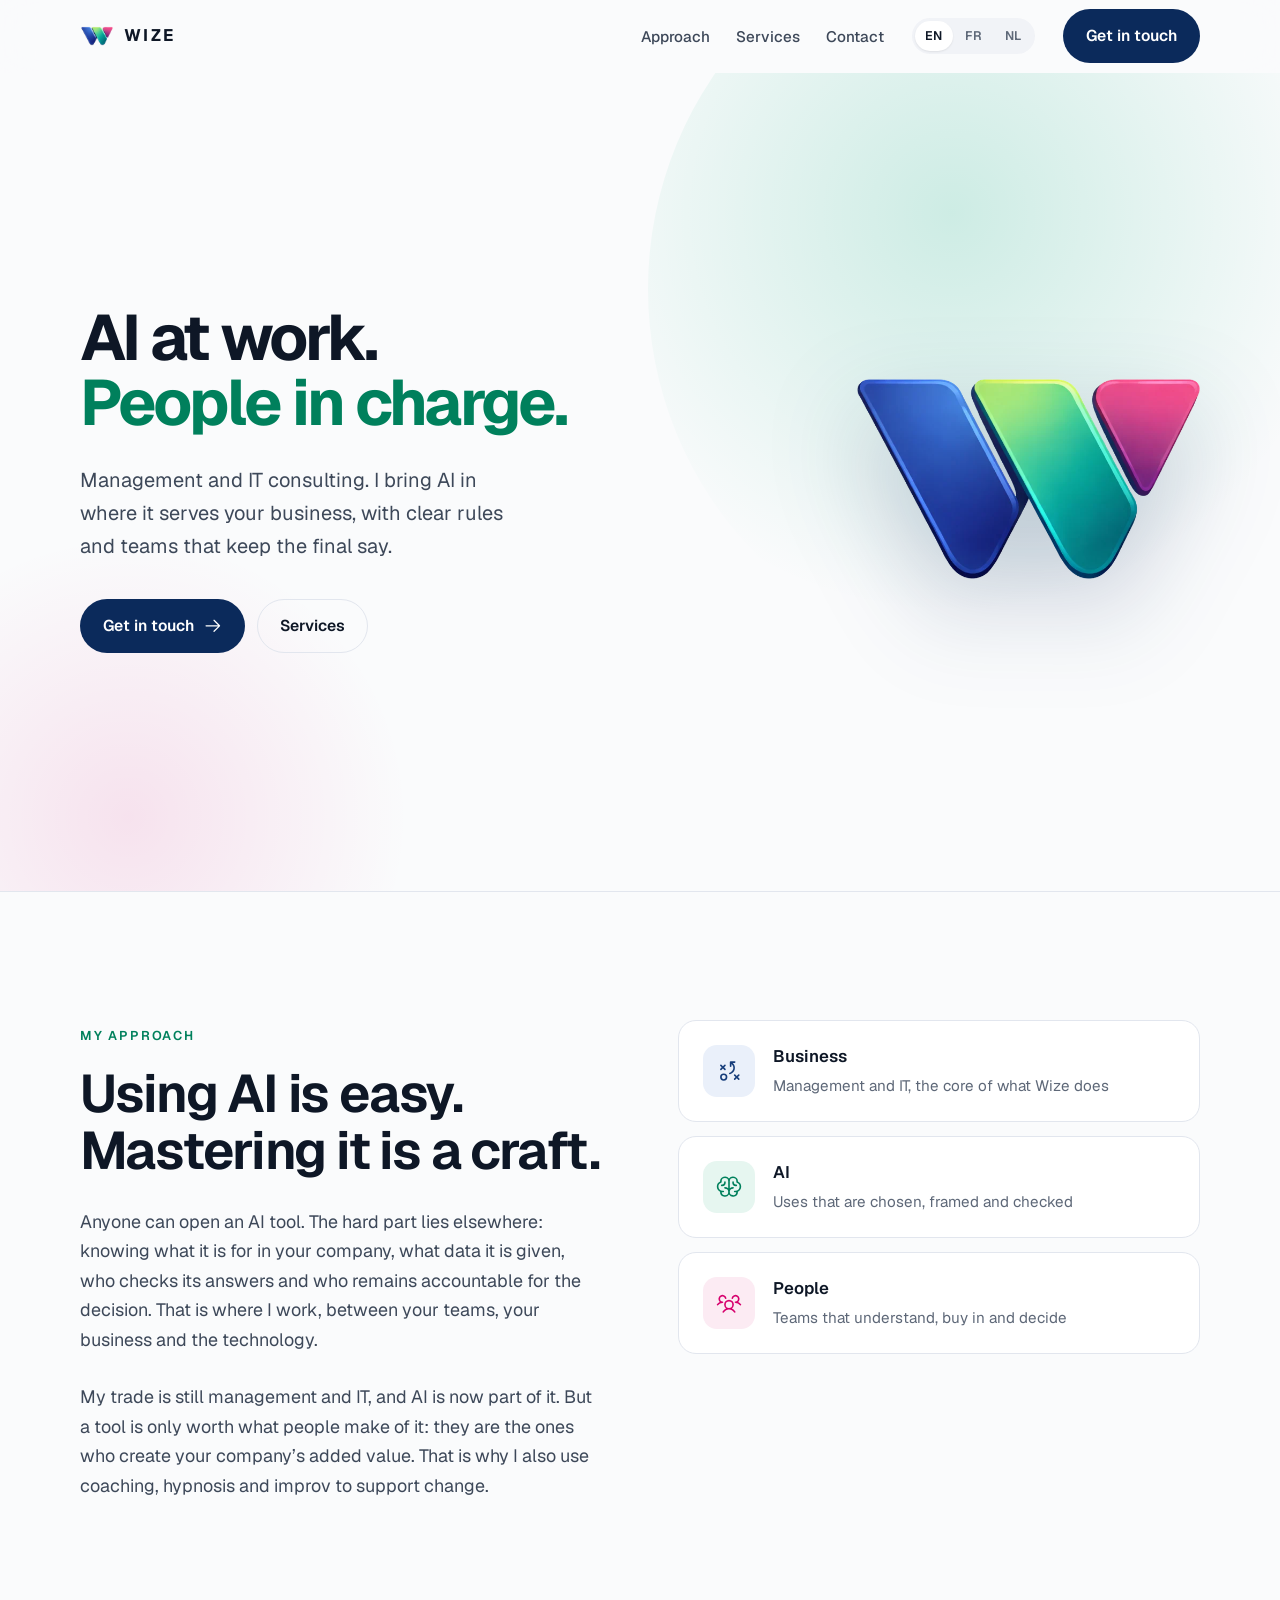
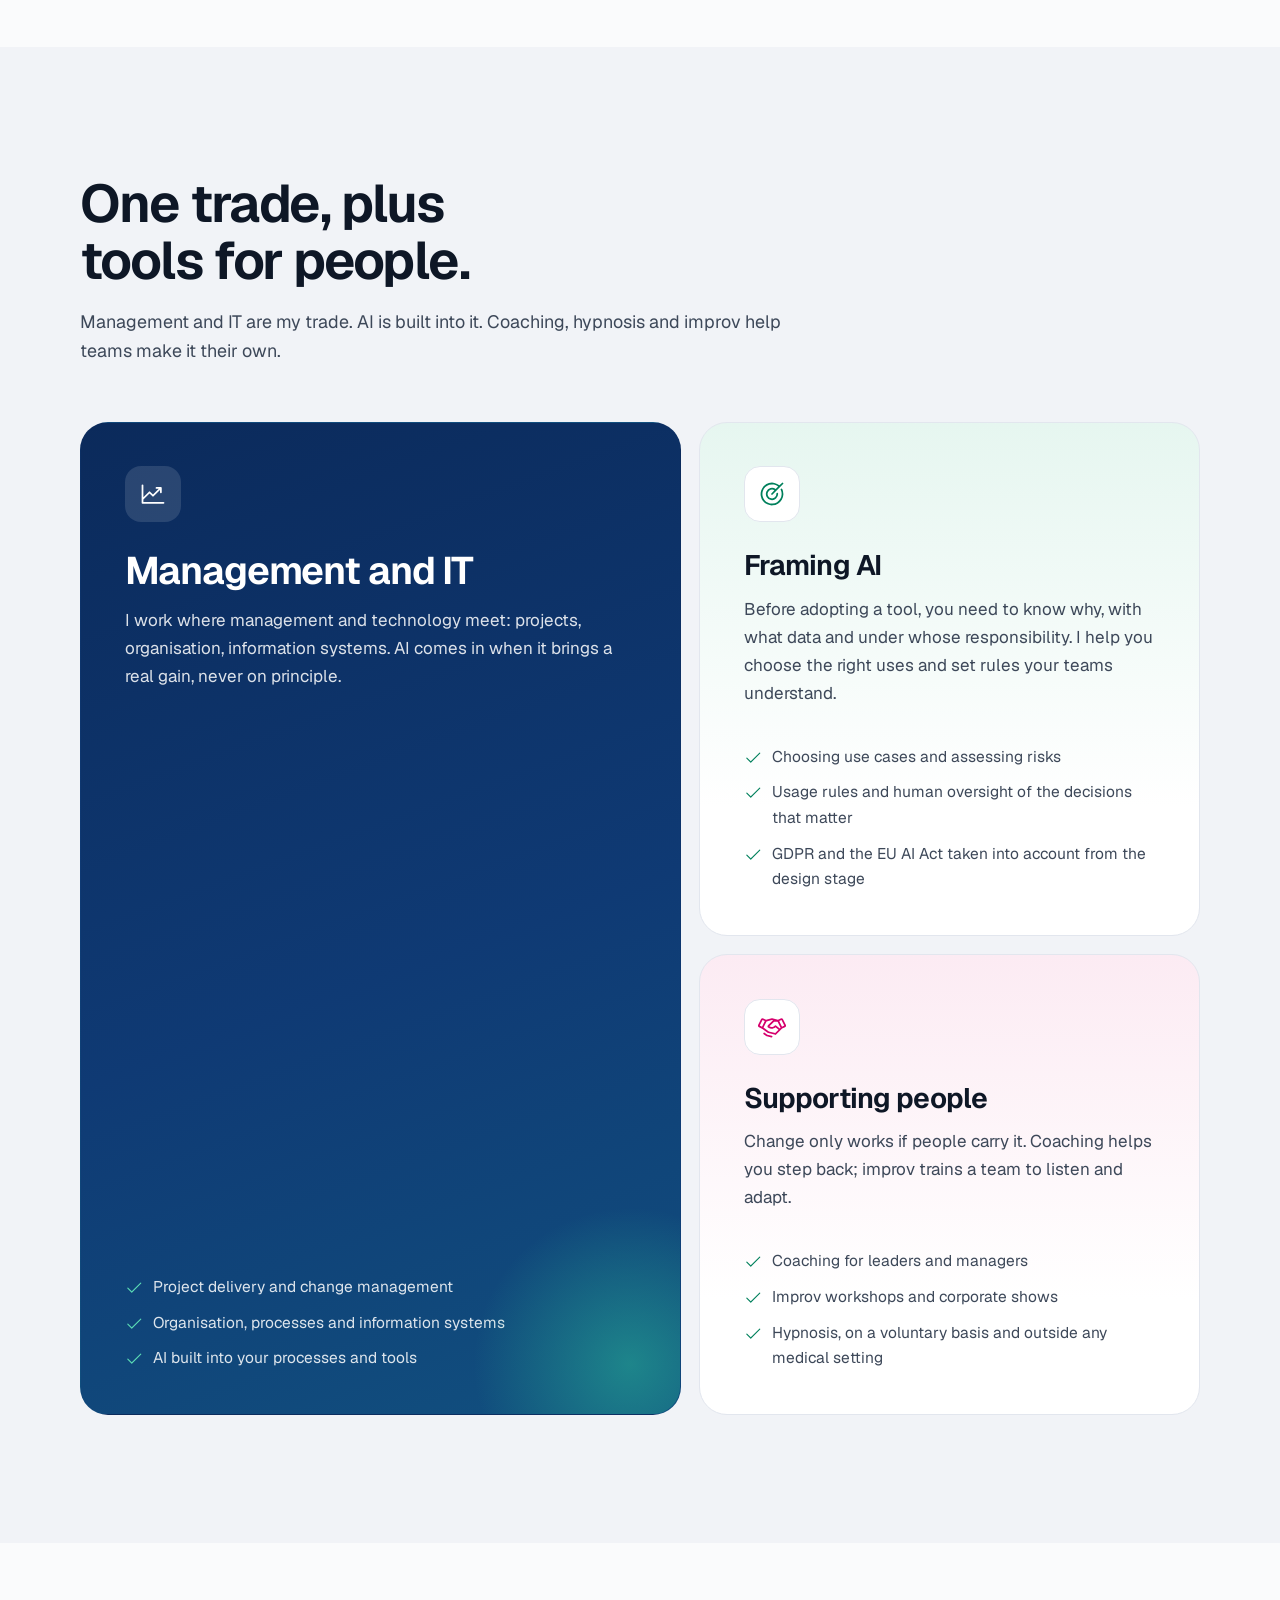
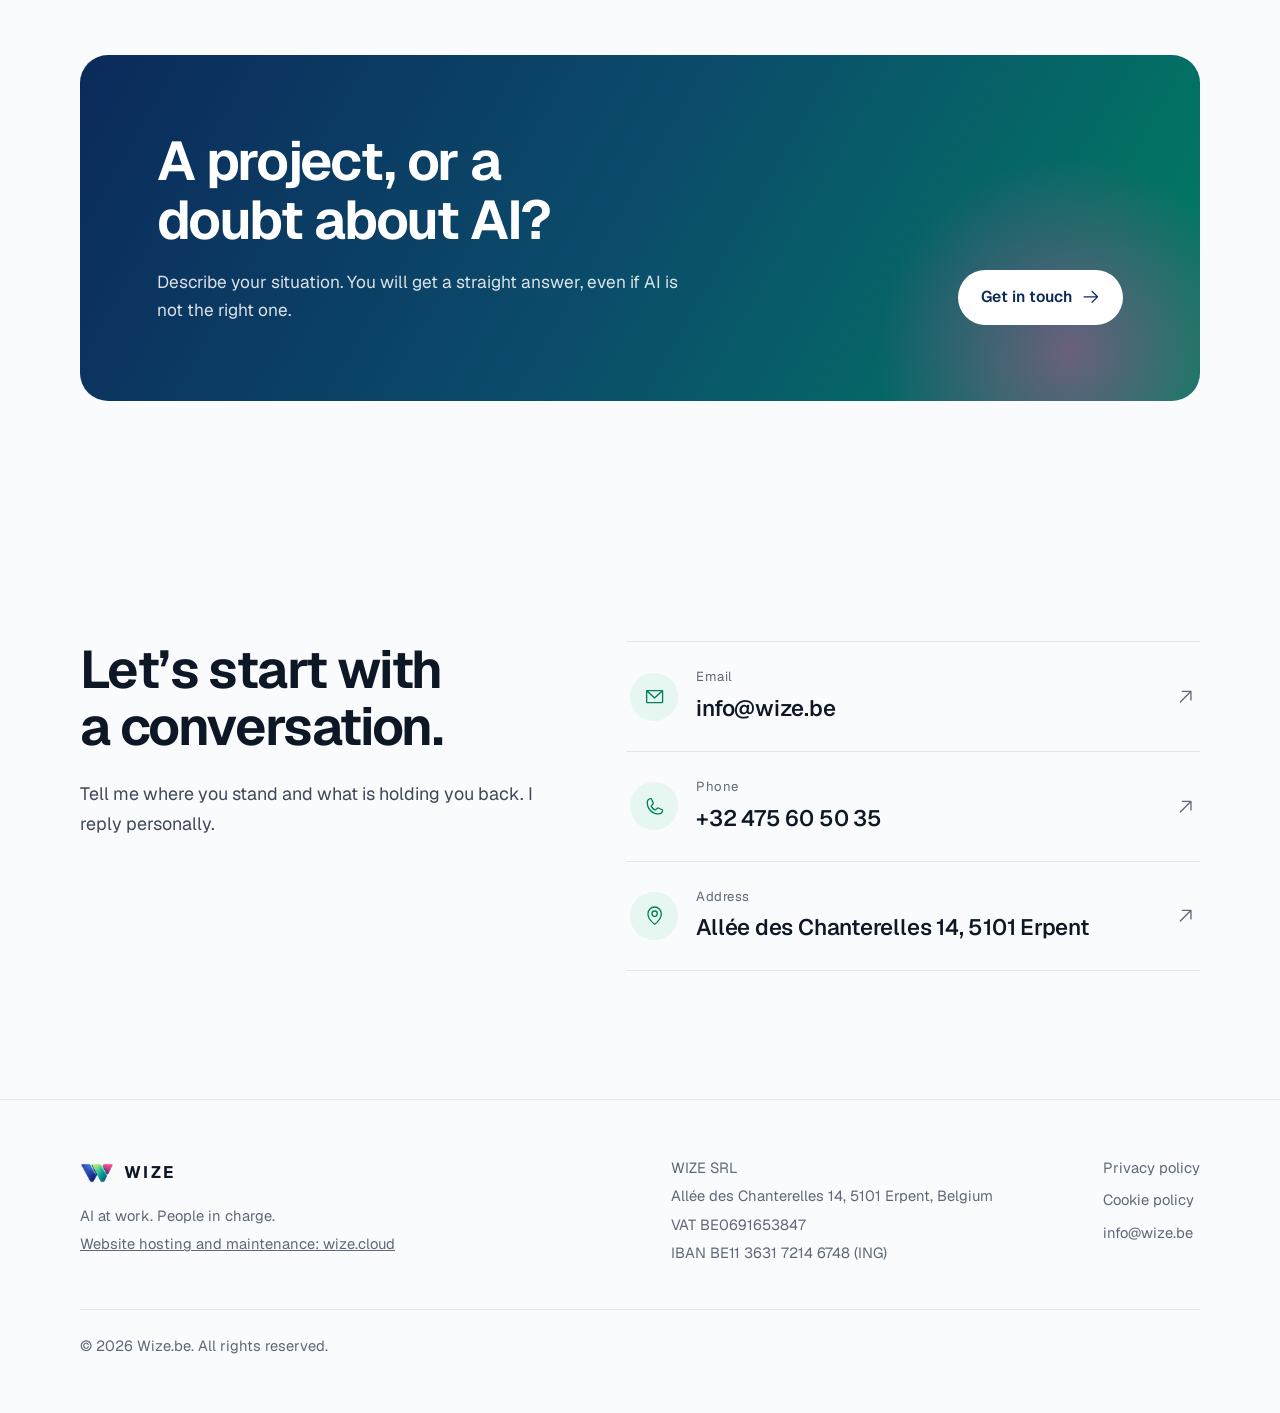
<file: index.html>
<!doctype html>
<html lang="en">
<head>
<meta charset="utf-8">
<meta name="viewport" content="width=device-width, initial-scale=1, viewport-fit=cover">
<title>Wize | Management, IT and AI, with people in charge</title>
<meta name="description" content="Management and IT consulting in Belgium. I bring AI into your organisation with method: framed uses, human oversight, teams involved.">
<meta name="robots" content="index, follow">
<link rel="canonical" href="https://www.wize.be/">
<link rel="alternate" hreflang="en" href="https://www.wize.be/">
<link rel="alternate" hreflang="fr-BE" href="https://www.wize.be/fr/">
<link rel="alternate" hreflang="nl-BE" href="https://www.wize.be/nl/">
<link rel="alternate" hreflang="x-default" href="https://www.wize.be/">
<meta property="og:type" content="website">
<meta property="og:site_name" content="Wize">
<meta property="og:title" content="Wize | Management, IT and AI, with people in charge">
<meta property="og:description" content="Management and IT consulting in Belgium. I bring AI into your organisation with method: framed uses, human oversight, teams involved.">
<meta property="og:url" content="https://www.wize.be/">
<meta property="og:image" content="https://www.wize.be/assets/img/og-wize.png">
<meta property="og:image:width" content="1200">
<meta property="og:image:height" content="630">
<meta name="theme-color" content="#FAFBFC" media="(prefers-color-scheme: light)">
<meta name="theme-color" content="#0A0F1A" media="(prefers-color-scheme: dark)">
<link rel="icon" href="/assets/img/favicon-32.png" sizes="32x32" type="image/png">
<link rel="icon" href="/assets/img/icon-192.png" sizes="192x192" type="image/png">
<link rel="apple-touch-icon" href="/assets/img/apple-touch-icon.png">
<link rel="preload" href="/assets/fonts/geist-latin-wght-normal.woff2" as="font" type="font/woff2" crossorigin>
<link rel="stylesheet" href="/assets/css/wize.css?v=20261017">
<script src="/assets/js/wize.js?v=20261017" defer></script>
<script type="application/ld+json">{"@context":"https://schema.org","@type":"ProfessionalService","name":"Wize","legalName":"WIZE SRL","url":"https://www.wize.be/","logo":"https://www.wize.be/assets/img/icon-512.png","email":"info@wize.be","telephone":"+32475605035","vatID":"BE0691653847","address":{"@type":"PostalAddress","streetAddress":"All\u00e9e des Chanterelles 14","postalCode":"5101","addressLocality":"Erpent","addressCountry":"BE"}}</script>
</head>
<body>
<a class="skip" href="#main">Skip to content</a>
<div class="top-sentinel" aria-hidden="true"></div>
<header class="site-header">
  <div class="wrap header-in">
    <a class="brand" href="/" aria-label="Wize"><img src="/assets/img/icon-192.png" width="34" height="34" alt=""><span>WIZE</span></a>
    <button class="nav-toggle" type="button" aria-controls="nav" aria-expanded="false">
      <span class="sr-only">Menu</span><svg class="icon i-open" aria-hidden="true" focusable="false" xmlns="http://www.w3.org/2000/svg" viewBox="0 0 256 256" fill="currentColor"><path d="M224,128a8,8,0,0,1-8,8H40a8,8,0,0,1,0-16H216A8,8,0,0,1,224,128ZM40,72H216a8,8,0,0,0,0-16H40a8,8,0,0,0,0,16ZM216,184H40a8,8,0,0,0,0,16H216a8,8,0,0,0,0-16Z"/></svg><svg class="icon i-close" aria-hidden="true" focusable="false" xmlns="http://www.w3.org/2000/svg" viewBox="0 0 256 256" fill="currentColor"><path d="M205.66,194.34a8,8,0,0,1-11.32,11.32L128,139.31,61.66,205.66a8,8,0,0,1-11.32-11.32L116.69,128,50.34,61.66A8,8,0,0,1,61.66,50.34L128,116.69l66.34-66.35a8,8,0,0,1,11.32,11.32L139.31,128Z"/></svg>
    </button>
    <nav class="nav" id="nav" aria-label="Navigation">
      <ul class="nav-links">
        <li><a href="#approach">Approach</a></li>
        <li><a href="#services">Services</a></li>
        <li><a href="#contact">Contact</a></li>
      </ul>
      <div class="lang" role="group" aria-label="Language">
        <a href="/" hreflang="en" lang="en" aria-current="true">EN</a>
        <a href="/fr/" hreflang="fr-BE" lang="fr-BE">FR</a>
        <a href="/nl/" hreflang="nl-BE" lang="nl-BE">NL</a>
      </div>
      <a class="btn btn-primary" href="#contact">Get in touch</a>
    </nav>
  </div>
</header>
<main id="main">
  <section class="hero">
    <div class="wrap hero-grid">
      <div>
        <h1>AI at work. <span>People in charge.</span></h1>
        <p class="hero-sub">Management and IT consulting. I bring AI in where it serves your business, with clear rules and teams that keep the final say.</p>
        <div class="hero-ctas">
          <a class="btn btn-primary" href="#contact">Get in touch<svg class="icon" aria-hidden="true" focusable="false" xmlns="http://www.w3.org/2000/svg" viewBox="0 0 256 256" fill="currentColor"><path d="M221.66,133.66l-72,72a8,8,0,0,1-11.32-11.32L196.69,136H40a8,8,0,0,1,0-16H196.69L138.34,61.66a8,8,0,0,1,11.32-11.32l72,72A8,8,0,0,1,221.66,133.66Z"/></svg></a>
          <a class="btn btn-ghost" href="#services">Services</a>
        </div>
      </div>
      <div class="hero-visual">
        <picture>
          <source srcset="/assets/img/wize-mark.webp" type="image/webp">
          <img src="/assets/img/wize-mark.png" width="640" height="372" alt="Wize logo, a three-colour W" fetchpriority="high">
        </picture>
      </div>
    </div>
  </section>

  <section class="section approach" id="approach" aria-labelledby="approach-t">
    <div class="wrap approach-grid">
      <div class="reveal">
        <span class="eyebrow">My approach</span>
        <h2 class="section-title" id="approach-t">Using AI is easy. Mastering it is a craft.</h2>
        <p class="lead">Anyone can open an AI tool. The hard part lies elsewhere: knowing what it is for in your company, what data it is given, who checks its answers and who remains accountable for the decision. That is where I work, between your teams, your business and the technology.</p>
        <p class="lead">My trade is still management and IT, and AI is now part of it. But a tool is only worth what people make of it: they are the ones who create your company’s added value. That is why I also use coaching, hypnosis and improv to support change.</p>
      </div>
      <ul class="pillars">
        <li class="pillar c-blue reveal d0">
          <span class="pillar-ico"><svg class="icon" aria-hidden="true" focusable="false" xmlns="http://www.w3.org/2000/svg" viewBox="0 0 256 256" fill="currentColor"><path d="M76,152a36,36,0,1,0,36,36A36,36,0,0,0,76,152Zm0,56a20,20,0,1,1,20-20A20,20,0,0,1,76,208ZM42.34,106.34,56.69,92,42.34,77.66A8,8,0,0,1,53.66,66.34L68,80.69,82.34,66.34A8,8,0,0,1,93.66,77.66L79.31,92l14.35,14.34a8,8,0,0,1-11.32,11.32L68,103.31,53.66,117.66a8,8,0,0,1-11.32-11.32Zm187.32,96a8,8,0,0,1-11.32,11.32L204,199.31l-14.34,14.35a8,8,0,0,1-11.32-11.32L192.69,188l-14.35-14.34a8,8,0,0,1,11.32-11.32L204,176.69l14.34-14.35a8,8,0,0,1,11.32,11.32L215.31,188Zm-45.19-89.51c-6.18,22.33-25.32,41.63-46.53,46.93A8.13,8.13,0,0,1,136,160a8,8,0,0,1-1.93-15.76c15.63-3.91,30.35-18.91,35-35.68,3.19-11.5,3.22-29-14.71-46.9L152,59.31V80a8,8,0,0,1-16,0V40a8,8,0,0,1,8-8h40a8,8,0,0,1,0,16H163.31l2.35,2.34C183.9,68.59,190.58,90.78,184.47,112.83Z"/></svg></span>
          <div><strong>Business</strong><span>Management and IT, the core of what Wize does</span></div>
        </li>
        <li class="pillar c-emerald reveal d1">
          <span class="pillar-ico"><svg class="icon" aria-hidden="true" focusable="false" xmlns="http://www.w3.org/2000/svg" viewBox="0 0 256 256" fill="currentColor"><path d="M248,124a56.11,56.11,0,0,0-32-50.61V72a48,48,0,0,0-88-26.49A48,48,0,0,0,40,72v1.39a56,56,0,0,0,0,101.2V176a48,48,0,0,0,88,26.49A48,48,0,0,0,216,176v-1.41A56.09,56.09,0,0,0,248,124ZM88,208a32,32,0,0,1-31.81-28.56A55.87,55.87,0,0,0,64,180h8a8,8,0,0,0,0-16H64A40,40,0,0,1,50.67,86.27,8,8,0,0,0,56,78.73V72a32,32,0,0,1,64,0v68.26A47.8,47.8,0,0,0,88,128a8,8,0,0,0,0,16,32,32,0,0,1,0,64Zm104-44h-8a8,8,0,0,0,0,16h8a55.87,55.87,0,0,0,7.81-.56A32,32,0,1,1,168,144a8,8,0,0,0,0-16,47.8,47.8,0,0,0-32,12.26V72a32,32,0,0,1,64,0v6.73a8,8,0,0,0,5.33,7.54A40,40,0,0,1,192,164Zm16-52a8,8,0,0,1-8,8h-4a36,36,0,0,1-36-36V80a8,8,0,0,1,16,0v4a20,20,0,0,0,20,20h4A8,8,0,0,1,208,112ZM60,120H56a8,8,0,0,1,0-16h4A20,20,0,0,0,80,84V80a8,8,0,0,1,16,0v4A36,36,0,0,1,60,120Z"/></svg></span>
          <div><strong>AI</strong><span>Uses that are chosen, framed and checked</span></div>
        </li>
        <li class="pillar c-magenta reveal d2">
          <span class="pillar-ico"><svg class="icon" aria-hidden="true" focusable="false" xmlns="http://www.w3.org/2000/svg" viewBox="0 0 256 256" fill="currentColor"><path d="M244.8,150.4a8,8,0,0,1-11.2-1.6A51.6,51.6,0,0,0,192,128a8,8,0,0,1-7.37-4.89,8,8,0,0,1,0-6.22A8,8,0,0,1,192,112a24,24,0,1,0-23.24-30,8,8,0,1,1-15.5-4A40,40,0,1,1,219,117.51a67.94,67.94,0,0,1,27.43,21.68A8,8,0,0,1,244.8,150.4ZM190.92,212a8,8,0,1,1-13.84,8,57,57,0,0,0-98.16,0,8,8,0,1,1-13.84-8,72.06,72.06,0,0,1,33.74-29.92,48,48,0,1,1,58.36,0A72.06,72.06,0,0,1,190.92,212ZM128,176a32,32,0,1,0-32-32A32,32,0,0,0,128,176ZM72,120a8,8,0,0,0-8-8A24,24,0,1,1,87.24,82a8,8,0,1,0,15.5-4A40,40,0,1,0,37,117.51,67.94,67.94,0,0,0,9.6,139.19a8,8,0,1,0,12.8,9.61A51.6,51.6,0,0,1,64,128,8,8,0,0,0,72,120Z"/></svg></span>
          <div><strong>People</strong><span>Teams that understand, buy in and decide</span></div>
        </li>
      </ul>
    </div>
  </section>

  <section class="section services" id="services" aria-labelledby="services-t">
    <div class="wrap">
      <div class="services-head reveal">
        <h2 class="section-title" id="services-t">One trade, plus tools for people.</h2>
        <p class="lead">Management and IT are my trade. AI is built into it. Coaching, hypnosis and improv help teams make it their own.</p>
      </div>
      <div class="bento">
        <article class="card card-lg reveal d0">
          <span class="card-ico"><svg class="icon" aria-hidden="true" focusable="false" xmlns="http://www.w3.org/2000/svg" viewBox="0 0 256 256" fill="currentColor"><path d="M232,208a8,8,0,0,1-8,8H32a8,8,0,0,1-8-8V48a8,8,0,0,1,16,0V156.69l50.34-50.35a8,8,0,0,1,11.32,0L128,132.69,180.69,80H160a8,8,0,0,1,0-16h40a8,8,0,0,1,8,8v40a8,8,0,0,1-16,0V91.31l-58.34,58.35a8,8,0,0,1-11.32,0L96,123.31l-56,56V200H224A8,8,0,0,1,232,208Z"/></svg></span>
          <h3>Management and IT</h3>
          <p>I work where management and technology meet: projects, organisation, information systems. AI comes in when it brings a real gain, never on principle.</p>
          <ul class="offers">
            <li><svg class="icon" aria-hidden="true" focusable="false" xmlns="http://www.w3.org/2000/svg" viewBox="0 0 256 256" fill="currentColor"><path d="M229.66,77.66l-128,128a8,8,0,0,1-11.32,0l-56-56a8,8,0,0,1,11.32-11.32L96,188.69,218.34,66.34a8,8,0,0,1,11.32,11.32Z"/></svg><span>Project delivery and change management</span></li>
            <li><svg class="icon" aria-hidden="true" focusable="false" xmlns="http://www.w3.org/2000/svg" viewBox="0 0 256 256" fill="currentColor"><path d="M229.66,77.66l-128,128a8,8,0,0,1-11.32,0l-56-56a8,8,0,0,1,11.32-11.32L96,188.69,218.34,66.34a8,8,0,0,1,11.32,11.32Z"/></svg><span>Organisation, processes and information systems</span></li>
            <li><svg class="icon" aria-hidden="true" focusable="false" xmlns="http://www.w3.org/2000/svg" viewBox="0 0 256 256" fill="currentColor"><path d="M229.66,77.66l-128,128a8,8,0,0,1-11.32,0l-56-56a8,8,0,0,1,11.32-11.32L96,188.69,218.34,66.34a8,8,0,0,1,11.32,11.32Z"/></svg><span>AI built into your processes and tools</span></li>
          </ul>
        </article>
        <article class="card card-emerald reveal d1">
          <span class="card-ico"><svg class="icon" aria-hidden="true" focusable="false" xmlns="http://www.w3.org/2000/svg" viewBox="0 0 256 256" fill="currentColor"><path d="M221.87,83.16A104.1,104.1,0,1,1,195.67,49l22.67-22.68a8,8,0,0,1,11.32,11.32l-96,96a8,8,0,0,1-11.32-11.32l27.72-27.72a40,40,0,1,0,17.87,31.09,8,8,0,1,1,16-.9,56,56,0,1,1-22.38-41.65L184.3,60.39a87.88,87.88,0,1,0,23.13,29.67,8,8,0,0,1,14.44-6.9Z"/></svg></span>
          <h3>Framing AI</h3>
          <p>Before adopting a tool, you need to know why, with what data and under whose responsibility. I help you choose the right uses and set rules your teams understand.</p>
          <ul class="offers">
            <li><svg class="icon" aria-hidden="true" focusable="false" xmlns="http://www.w3.org/2000/svg" viewBox="0 0 256 256" fill="currentColor"><path d="M229.66,77.66l-128,128a8,8,0,0,1-11.32,0l-56-56a8,8,0,0,1,11.32-11.32L96,188.69,218.34,66.34a8,8,0,0,1,11.32,11.32Z"/></svg><span>Choosing use cases and assessing risks</span></li>
            <li><svg class="icon" aria-hidden="true" focusable="false" xmlns="http://www.w3.org/2000/svg" viewBox="0 0 256 256" fill="currentColor"><path d="M229.66,77.66l-128,128a8,8,0,0,1-11.32,0l-56-56a8,8,0,0,1,11.32-11.32L96,188.69,218.34,66.34a8,8,0,0,1,11.32,11.32Z"/></svg><span>Usage rules and human oversight of the decisions that matter</span></li>
            <li><svg class="icon" aria-hidden="true" focusable="false" xmlns="http://www.w3.org/2000/svg" viewBox="0 0 256 256" fill="currentColor"><path d="M229.66,77.66l-128,128a8,8,0,0,1-11.32,0l-56-56a8,8,0,0,1,11.32-11.32L96,188.69,218.34,66.34a8,8,0,0,1,11.32,11.32Z"/></svg><span>GDPR and the EU AI Act taken into account from the design stage</span></li>
          </ul>
        </article>
        <article class="card card-magenta reveal d2">
          <span class="card-ico"><svg class="icon" aria-hidden="true" focusable="false" xmlns="http://www.w3.org/2000/svg" viewBox="0 0 256 256" fill="currentColor"><path d="M254.3,107.91,228.78,56.85a16,16,0,0,0-21.47-7.15L182.44,62.13,130.05,48.27a8.14,8.14,0,0,0-4.1,0L73.56,62.13,48.69,49.7a16,16,0,0,0-21.47,7.15L1.7,107.9a16,16,0,0,0,7.15,21.47l27,13.51,55.49,39.63a8.06,8.06,0,0,0,2.71,1.25l64,16a8,8,0,0,0,7.6-2.1l55.07-55.08,26.42-13.21a16,16,0,0,0,7.15-21.46Zm-54.89,33.37L165,113.72a8,8,0,0,0-10.68.61C136.51,132.27,116.66,130,104,122L147.24,80h31.81l27.21,54.41ZM41.53,64,62,74.22,36.43,125.27,16,115.06Zm116,119.13L99.42,168.61l-49.2-35.14,28-56L128,64.28l9.8,2.59-45,43.68-.08.09a16,16,0,0,0,2.72,24.81c20.56,13.13,45.37,11,64.91-5L188,152.66Zm62-57.87-25.52-51L214.47,64,240,115.06Zm-87.75,92.67a8,8,0,0,1-7.75,6.06,8.13,8.13,0,0,1-1.95-.24L80.41,213.33a7.89,7.89,0,0,1-2.71-1.25L51.35,193.26a8,8,0,0,1,9.3-13l25.11,17.94L126,208.24A8,8,0,0,1,131.82,217.94Z"/></svg></span>
          <h3>Supporting people</h3>
          <p>Change only works if people carry it. Coaching helps you step back; improv trains a team to listen and adapt.</p>
          <ul class="offers">
            <li><svg class="icon" aria-hidden="true" focusable="false" xmlns="http://www.w3.org/2000/svg" viewBox="0 0 256 256" fill="currentColor"><path d="M229.66,77.66l-128,128a8,8,0,0,1-11.32,0l-56-56a8,8,0,0,1,11.32-11.32L96,188.69,218.34,66.34a8,8,0,0,1,11.32,11.32Z"/></svg><span>Coaching for leaders and managers</span></li>
            <li><svg class="icon" aria-hidden="true" focusable="false" xmlns="http://www.w3.org/2000/svg" viewBox="0 0 256 256" fill="currentColor"><path d="M229.66,77.66l-128,128a8,8,0,0,1-11.32,0l-56-56a8,8,0,0,1,11.32-11.32L96,188.69,218.34,66.34a8,8,0,0,1,11.32,11.32Z"/></svg><span>Improv workshops and corporate shows</span></li>
            <li><svg class="icon" aria-hidden="true" focusable="false" xmlns="http://www.w3.org/2000/svg" viewBox="0 0 256 256" fill="currentColor"><path d="M229.66,77.66l-128,128a8,8,0,0,1-11.32,0l-56-56a8,8,0,0,1,11.32-11.32L96,188.69,218.34,66.34a8,8,0,0,1,11.32,11.32Z"/></svg><span>Hypnosis, on a voluntary basis and outside any medical setting</span></li>
          </ul>
        </article>
      </div>
    </div>
  </section>

  <section class="cta-band" aria-labelledby="band-t">
    <div class="wrap">
      <div class="cta-box reveal">
        <div>
          <h2 id="band-t">A project, or a doubt about AI?</h2>
          <p>Describe your situation. You will get a straight answer, even if AI is not the right one.</p>
        </div>
        <a class="btn" href="#contact">Get in touch<svg class="icon" aria-hidden="true" focusable="false" xmlns="http://www.w3.org/2000/svg" viewBox="0 0 256 256" fill="currentColor"><path d="M221.66,133.66l-72,72a8,8,0,0,1-11.32-11.32L196.69,136H40a8,8,0,0,1,0-16H196.69L138.34,61.66a8,8,0,0,1,11.32-11.32l72,72A8,8,0,0,1,221.66,133.66Z"/></svg></a>
      </div>
    </div>
  </section>

  <section class="section contact" id="contact" aria-labelledby="contact-t">
    <div class="wrap contact-grid">
      <div class="reveal">
        <h2 class="section-title" id="contact-t">Let’s start with a conversation.</h2>
        <p class="lead">Tell me where you stand and what is holding you back. I reply personally.</p>
      </div>
      <ul class="contact-list reveal d1">
        <li><a href="mailto:info@wize.be"><span class="ico"><svg class="icon" aria-hidden="true" focusable="false" xmlns="http://www.w3.org/2000/svg" viewBox="0 0 256 256" fill="currentColor"><path d="M224,48H32a8,8,0,0,0-8,8V192a16,16,0,0,0,16,16H216a16,16,0,0,0,16-16V56A8,8,0,0,0,224,48ZM203.43,64,128,133.15,52.57,64ZM216,192H40V74.19l82.59,75.71a8,8,0,0,0,10.82,0L216,74.19V192Z"/></svg></span><span><span class="k">Email</span><span class="v">info@wize.be</span></span><span class="go"><svg class="icon" aria-hidden="true" focusable="false" xmlns="http://www.w3.org/2000/svg" viewBox="0 0 256 256" fill="currentColor"><path d="M200,64V168a8,8,0,0,1-16,0V83.31L69.66,197.66a8,8,0,0,1-11.32-11.32L172.69,72H88a8,8,0,0,1,0-16H192A8,8,0,0,1,200,64Z"/></svg></span></a></li>
        <li><a href="tel:+32475605035"><span class="ico"><svg class="icon" aria-hidden="true" focusable="false" xmlns="http://www.w3.org/2000/svg" viewBox="0 0 256 256" fill="currentColor"><path d="M222.37,158.46l-47.11-21.11-.13-.06a16,16,0,0,0-15.17,1.4,8.12,8.12,0,0,0-.75.56L134.87,160c-15.42-7.49-31.34-23.29-38.83-38.51l20.78-24.71c.2-.25.39-.5.57-.77a16,16,0,0,0,1.32-15.06l0-.12L97.54,33.64a16,16,0,0,0-16.62-9.52A56.26,56.26,0,0,0,32,80c0,79.4,64.6,144,144,144a56.26,56.26,0,0,0,55.88-48.92A16,16,0,0,0,222.37,158.46ZM176,208A128.14,128.14,0,0,1,48,80,40.2,40.2,0,0,1,82.87,40a.61.61,0,0,0,0,.12l21,47L83.2,111.86a6.13,6.13,0,0,0-.57.77,16,16,0,0,0-1,15.7c9.06,18.53,27.73,37.06,46.46,46.11a16,16,0,0,0,15.75-1.14,8.44,8.44,0,0,0,.74-.56L168.89,152l47,21.05h0s.08,0,.11,0A40.21,40.21,0,0,1,176,208Z"/></svg></span><span><span class="k">Phone</span><span class="v">+32 475 60 50 35</span></span><span class="go"><svg class="icon" aria-hidden="true" focusable="false" xmlns="http://www.w3.org/2000/svg" viewBox="0 0 256 256" fill="currentColor"><path d="M200,64V168a8,8,0,0,1-16,0V83.31L69.66,197.66a8,8,0,0,1-11.32-11.32L172.69,72H88a8,8,0,0,1,0-16H192A8,8,0,0,1,200,64Z"/></svg></span></a></li>
        <li><a href="https://www.google.com/maps/search/?api=1&query=All%C3%A9e+des+Chanterelles+14%2C+5101+Erpent%2C+Belgium" rel="noopener" target="_blank"><span class="ico"><svg class="icon" aria-hidden="true" focusable="false" xmlns="http://www.w3.org/2000/svg" viewBox="0 0 256 256" fill="currentColor"><path d="M128,64a40,40,0,1,0,40,40A40,40,0,0,0,128,64Zm0,64a24,24,0,1,1,24-24A24,24,0,0,1,128,128Zm0-112a88.1,88.1,0,0,0-88,88c0,31.4,14.51,64.68,42,96.25a254.19,254.19,0,0,0,41.45,38.3,8,8,0,0,0,9.18,0A254.19,254.19,0,0,0,174,200.25c27.45-31.57,42-64.85,42-96.25A88.1,88.1,0,0,0,128,16Zm0,206c-16.53-13-72-60.75-72-118a72,72,0,0,1,144,0C200,161.23,144.53,209,128,222Z"/></svg></span><span><span class="k">Address</span><span class="v">Allée des Chanterelles 14, 5101 Erpent</span></span><span class="go"><svg class="icon" aria-hidden="true" focusable="false" xmlns="http://www.w3.org/2000/svg" viewBox="0 0 256 256" fill="currentColor"><path d="M200,64V168a8,8,0,0,1-16,0V83.31L69.66,197.66a8,8,0,0,1-11.32-11.32L172.69,72H88a8,8,0,0,1,0-16H192A8,8,0,0,1,200,64Z"/></svg></span></a></li>
      </ul>
    </div>
  </section>
</main>
<footer class="site-footer">
  <div class="wrap">
    <div class="footer-grid">
      <div>
        <a class="brand" href="/" aria-label="Wize"><img src="/assets/img/icon-192.png" width="30" height="30" alt="" loading="lazy"><span>WIZE</span></a>
        <p>AI at work. People in charge.</p>
        <p><a href="https://wize.cloud/en/">Website hosting and maintenance: wize.cloud</a></p>
      </div>
      <div>
        <p>WIZE SRL</p>
        <p>Allée des Chanterelles 14, 5101 Erpent, Belgium</p>
        <p>VAT BE0691653847</p>
        <p>IBAN BE11 3631 7214 6748 (ING)</p>
      </div>
      <nav aria-label="Legal">
        <ul class="footer-links">
          <li><a href="/privacy-policy/">Privacy policy</a></li>
          <li><a href="/cookie-policy/">Cookie policy</a></li>
          <li><a href="mailto:info@wize.be">info@wize.be</a></li>
        </ul>
      </nav>
    </div>
    <p class="footer-bottom">&copy; 2026 Wize.be. All rights reserved.</p>
  </div>
</footer>
</body>
</html>
</file>
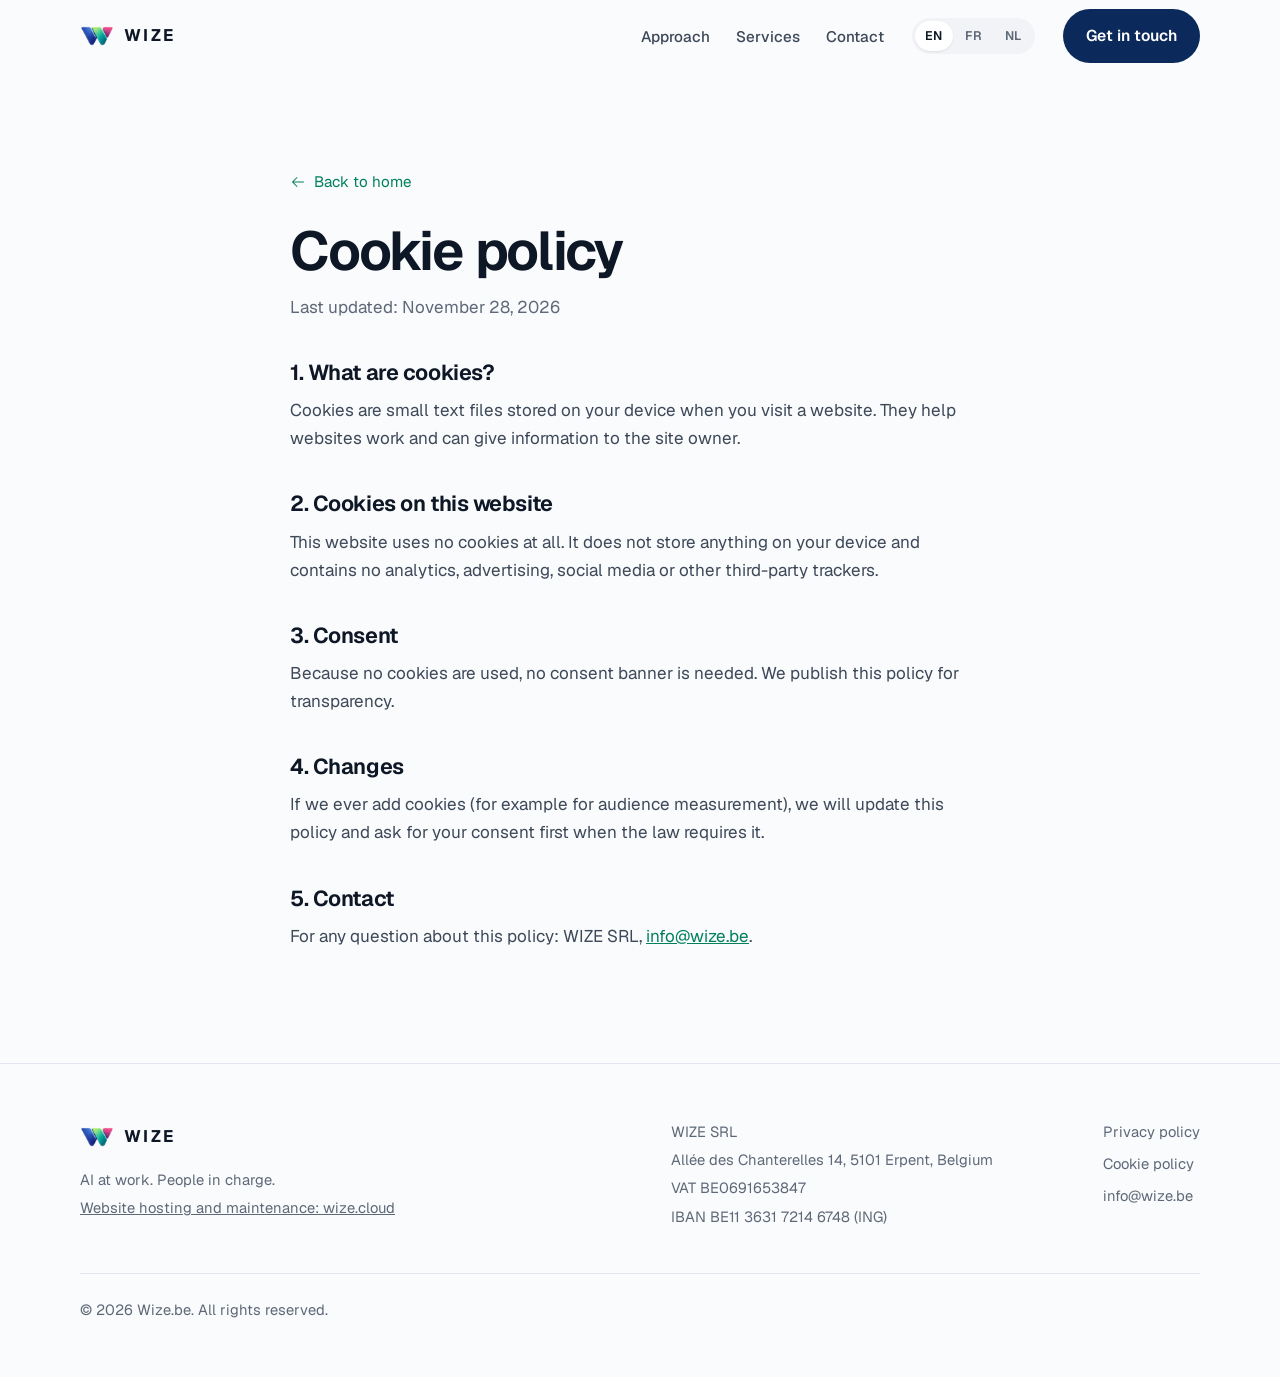
<file: cookie-policy/index.html>
<!doctype html>
<html lang="en">
<head>
<meta charset="utf-8">
<meta name="viewport" content="width=device-width, initial-scale=1, viewport-fit=cover">
<title>Cookie policy | Wize</title>
<meta name="description" content="Cookie policy, WIZE SRL.">
<meta name="robots" content="noindex, follow">
<link rel="canonical" href="https://www.wize.be/cookie-policy/">
<link rel="alternate" hreflang="en" href="https://www.wize.be/cookie-policy/">
<link rel="alternate" hreflang="fr-BE" href="https://www.wize.be/fr/cookies/">
<link rel="alternate" hreflang="nl-BE" href="https://www.wize.be/nl/cookies/">
<link rel="alternate" hreflang="x-default" href="https://www.wize.be/cookie-policy/">
<meta property="og:type" content="website">
<meta property="og:site_name" content="Wize">
<meta property="og:title" content="Cookie policy | Wize">
<meta property="og:description" content="Cookie policy, WIZE SRL.">
<meta property="og:url" content="https://www.wize.be/cookie-policy/">
<meta property="og:image" content="https://www.wize.be/assets/img/og-wize.png">
<meta property="og:image:width" content="1200">
<meta property="og:image:height" content="630">
<meta name="theme-color" content="#FAFBFC" media="(prefers-color-scheme: light)">
<meta name="theme-color" content="#0A0F1A" media="(prefers-color-scheme: dark)">
<link rel="icon" href="/assets/img/favicon-32.png" sizes="32x32" type="image/png">
<link rel="icon" href="/assets/img/icon-192.png" sizes="192x192" type="image/png">
<link rel="apple-touch-icon" href="/assets/img/apple-touch-icon.png">
<link rel="preload" href="/assets/fonts/geist-latin-wght-normal.woff2" as="font" type="font/woff2" crossorigin>
<link rel="stylesheet" href="/assets/css/wize.css?v=20261017">
<script src="/assets/js/wize.js?v=20261017" defer></script>
</head>
<body>
<a class="skip" href="#main">Skip to content</a>
<div class="top-sentinel" aria-hidden="true"></div>
<header class="site-header">
  <div class="wrap header-in">
    <a class="brand" href="/" aria-label="Wize"><img src="/assets/img/icon-192.png" width="34" height="34" alt=""><span>WIZE</span></a>
    <button class="nav-toggle" type="button" aria-controls="nav" aria-expanded="false">
      <span class="sr-only">Menu</span><svg class="icon i-open" aria-hidden="true" focusable="false" xmlns="http://www.w3.org/2000/svg" viewBox="0 0 256 256" fill="currentColor"><path d="M224,128a8,8,0,0,1-8,8H40a8,8,0,0,1,0-16H216A8,8,0,0,1,224,128ZM40,72H216a8,8,0,0,0,0-16H40a8,8,0,0,0,0,16ZM216,184H40a8,8,0,0,0,0,16H216a8,8,0,0,0,0-16Z"/></svg><svg class="icon i-close" aria-hidden="true" focusable="false" xmlns="http://www.w3.org/2000/svg" viewBox="0 0 256 256" fill="currentColor"><path d="M205.66,194.34a8,8,0,0,1-11.32,11.32L128,139.31,61.66,205.66a8,8,0,0,1-11.32-11.32L116.69,128,50.34,61.66A8,8,0,0,1,61.66,50.34L128,116.69l66.34-66.35a8,8,0,0,1,11.32,11.32L139.31,128Z"/></svg>
    </button>
    <nav class="nav" id="nav" aria-label="Navigation">
      <ul class="nav-links">
        <li><a href="/#approach">Approach</a></li>
        <li><a href="/#services">Services</a></li>
        <li><a href="/#contact">Contact</a></li>
      </ul>
      <div class="lang" role="group" aria-label="Language">
        <a href="/cookie-policy/" hreflang="en" lang="en" aria-current="true">EN</a>
        <a href="/fr/cookies/" hreflang="fr-BE" lang="fr-BE">FR</a>
        <a href="/nl/cookies/" hreflang="nl-BE" lang="nl-BE">NL</a>
      </div>
      <a class="btn btn-primary" href="/#contact">Get in touch</a>
    </nav>
  </div>
</header>
<main id="main" class="legal">
  <div class="wrap">
    <a class="back" href="/"><svg class="icon" aria-hidden="true" focusable="false" xmlns="http://www.w3.org/2000/svg" viewBox="0 0 256 256" fill="currentColor"><path d="M221.66,133.66l-72,72a8,8,0,0,1-11.32-11.32L196.69,136H40a8,8,0,0,1,0-16H196.69L138.34,61.66a8,8,0,0,1,11.32-11.32l72,72A8,8,0,0,1,221.66,133.66Z"/></svg>Back to home</a>
    <h1>Cookie policy</h1>
    <p class="updated">Last updated: November 28, 2026</p>
    <h2>1. What are cookies?</h2>
    <p>Cookies are small text files stored on your device when you visit a website. They help websites work and can give information to the site owner.</p>
    <h2>2. Cookies on this website</h2>
    <p>This website uses no cookies at all. It does not store anything on your device and contains no analytics, advertising, social media or other third-party trackers.</p>
    <h2>3. Consent</h2>
    <p>Because no cookies are used, no consent banner is needed. We publish this policy for transparency.</p>
    <h2>4. Changes</h2>
    <p>If we ever add cookies (for example for audience measurement), we will update this policy and ask for your consent first when the law requires it.</p>
    <h2>5. Contact</h2>
    <p>For any question about this policy: WIZE SRL, <a href="mailto:info@wize.be">info@wize.be</a>.</p>
  </div>
</main>
<footer class="site-footer">
  <div class="wrap">
    <div class="footer-grid">
      <div>
        <a class="brand" href="/" aria-label="Wize"><img src="/assets/img/icon-192.png" width="30" height="30" alt="" loading="lazy"><span>WIZE</span></a>
        <p>AI at work. People in charge.</p>
        <p><a href="https://wize.cloud/en/">Website hosting and maintenance: wize.cloud</a></p>
      </div>
      <div>
        <p>WIZE SRL</p>
        <p>Allée des Chanterelles 14, 5101 Erpent, Belgium</p>
        <p>VAT BE0691653847</p>
        <p>IBAN BE11 3631 7214 6748 (ING)</p>
      </div>
      <nav aria-label="Legal">
        <ul class="footer-links">
          <li><a href="/privacy-policy/">Privacy policy</a></li>
          <li><a href="/cookie-policy/">Cookie policy</a></li>
          <li><a href="mailto:info@wize.be">info@wize.be</a></li>
        </ul>
      </nav>
    </div>
    <p class="footer-bottom">&copy; 2026 Wize.be. All rights reserved.</p>
  </div>
</footer>
</body>
</html>
</file>
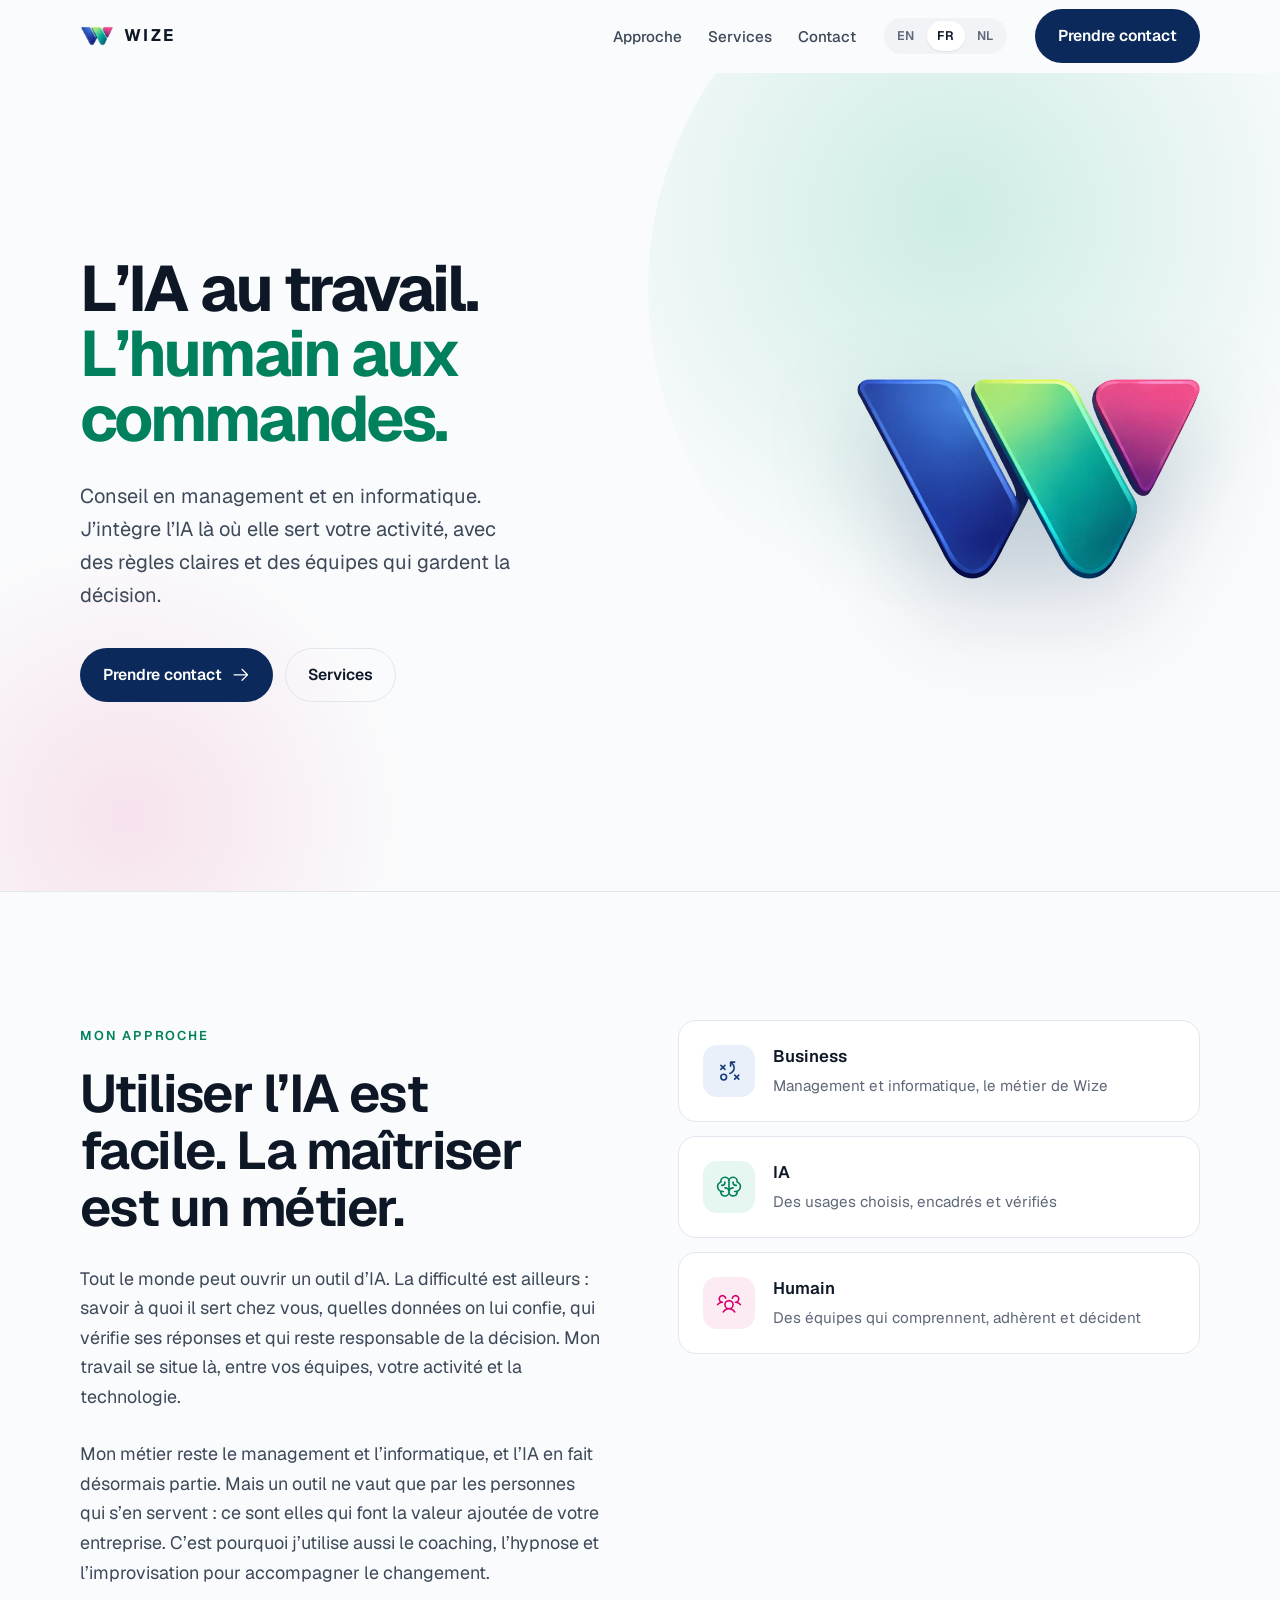
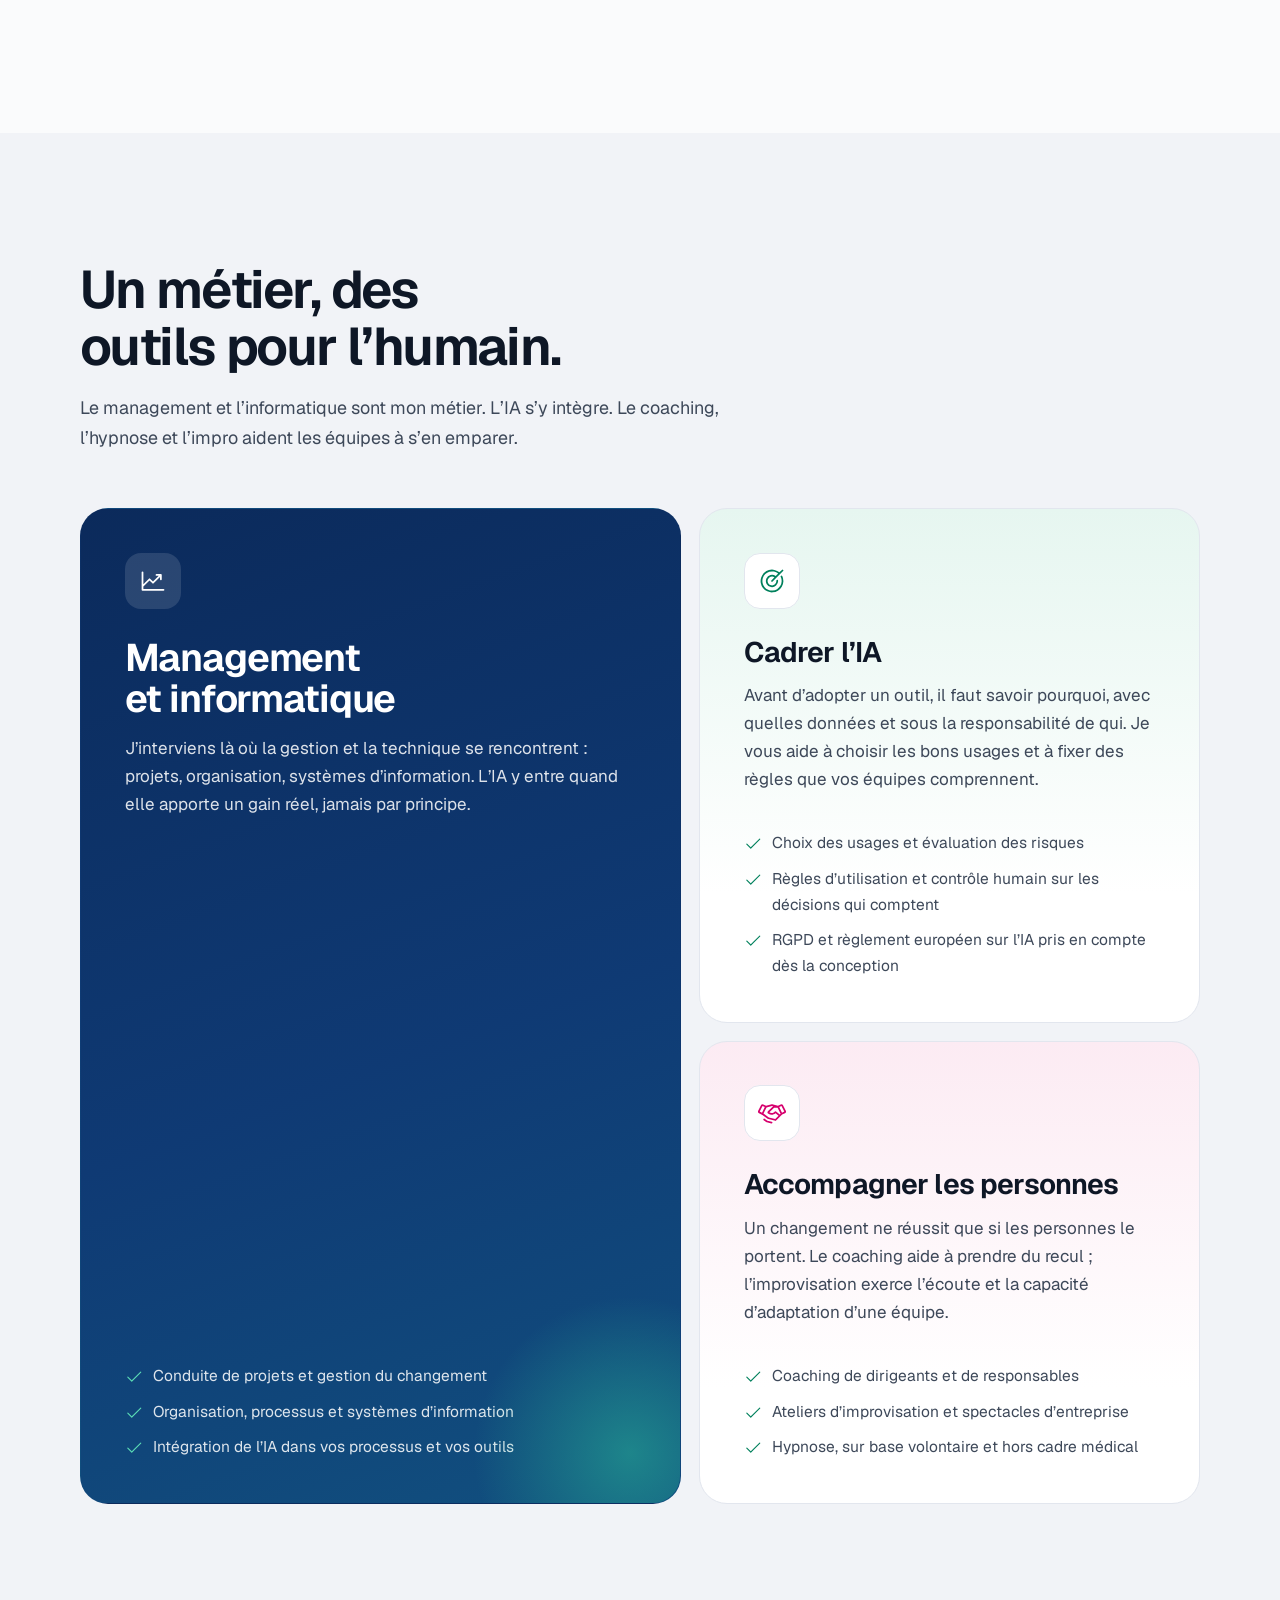
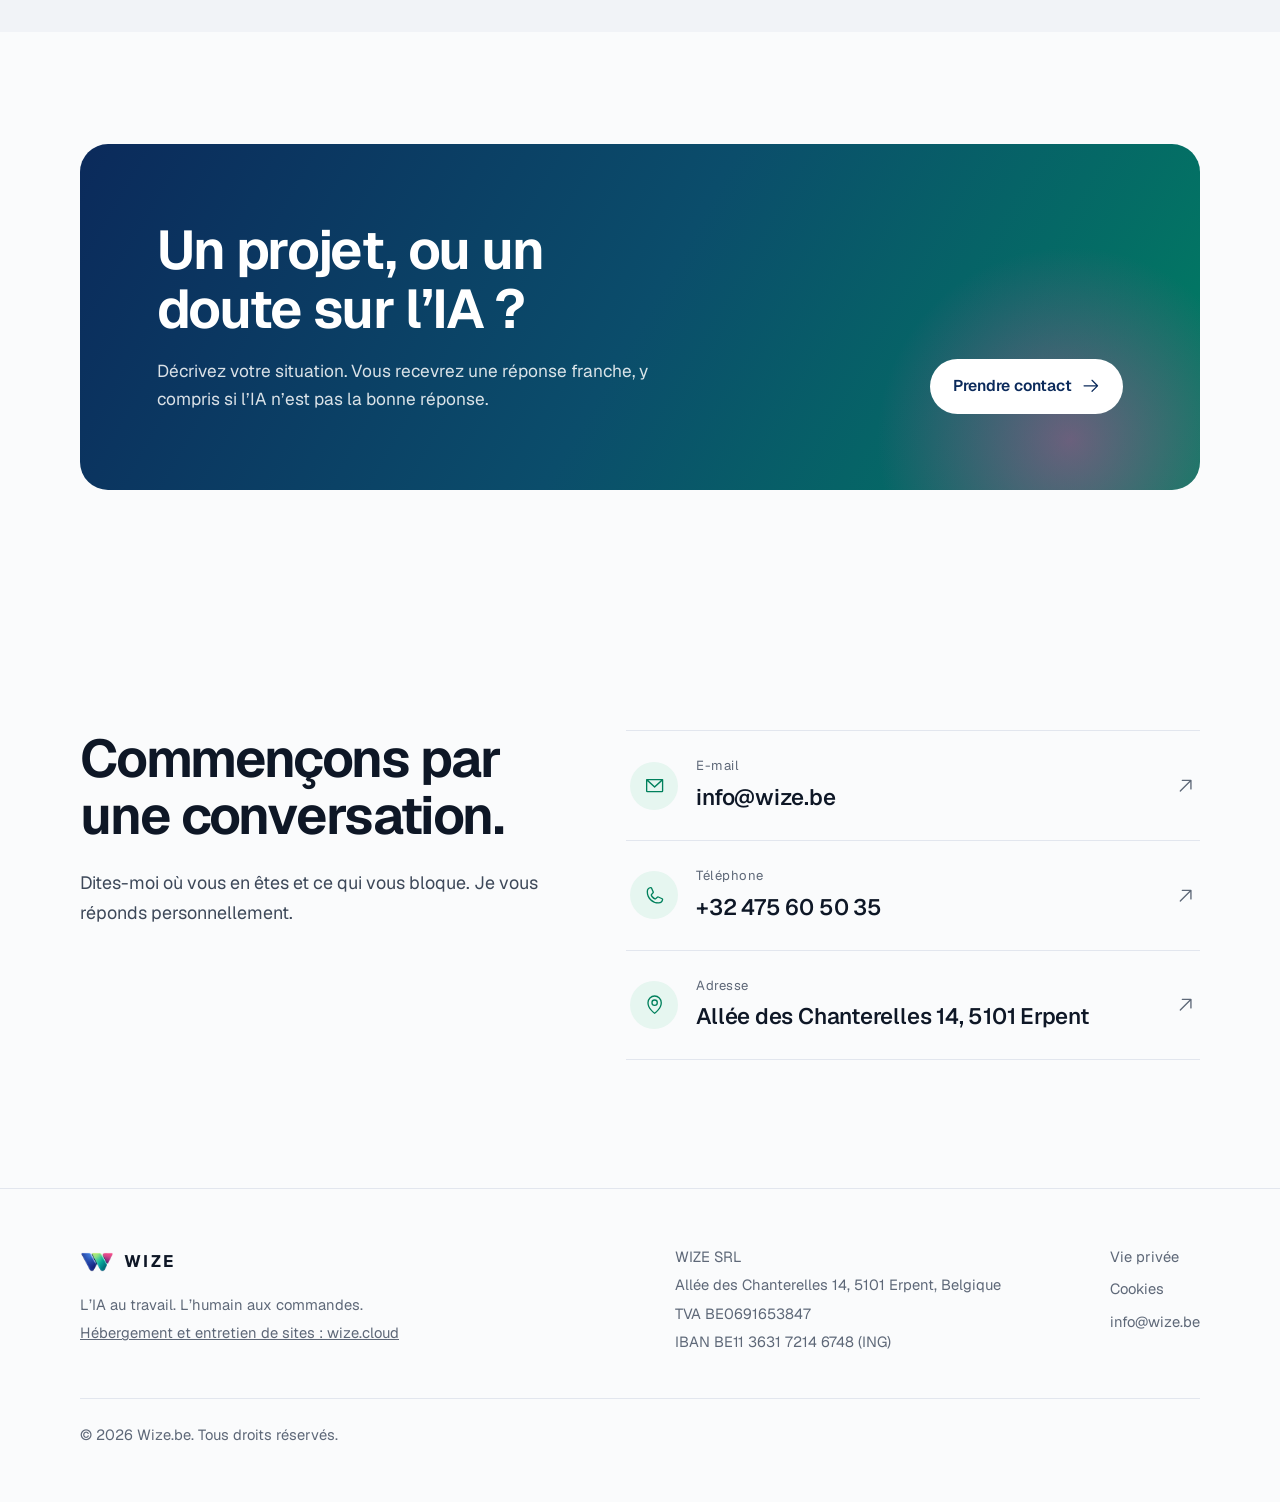
<file: fr/index.html>
<!doctype html>
<html lang="fr-BE">
<head>
<meta charset="utf-8">
<meta name="viewport" content="width=device-width, initial-scale=1, viewport-fit=cover">
<title>Wize | Management, IT et IA, l’humain aux commandes</title>
<meta name="description" content="Conseil en management et informatique en Belgique. J’intègre l’IA dans votre organisation avec méthode : usages encadrés, contrôle humain, équipes impliquées.">
<meta name="robots" content="index, follow">
<link rel="canonical" href="https://www.wize.be/fr/">
<link rel="alternate" hreflang="en" href="https://www.wize.be/">
<link rel="alternate" hreflang="fr-BE" href="https://www.wize.be/fr/">
<link rel="alternate" hreflang="nl-BE" href="https://www.wize.be/nl/">
<link rel="alternate" hreflang="x-default" href="https://www.wize.be/">
<meta property="og:type" content="website">
<meta property="og:site_name" content="Wize">
<meta property="og:title" content="Wize | Management, IT et IA, l’humain aux commandes">
<meta property="og:description" content="Conseil en management et informatique en Belgique. J’intègre l’IA dans votre organisation avec méthode : usages encadrés, contrôle humain, équipes impliquées.">
<meta property="og:url" content="https://www.wize.be/fr/">
<meta property="og:image" content="https://www.wize.be/assets/img/og-wize.png">
<meta property="og:image:width" content="1200">
<meta property="og:image:height" content="630">
<meta name="theme-color" content="#FAFBFC" media="(prefers-color-scheme: light)">
<meta name="theme-color" content="#0A0F1A" media="(prefers-color-scheme: dark)">
<link rel="icon" href="/assets/img/favicon-32.png" sizes="32x32" type="image/png">
<link rel="icon" href="/assets/img/icon-192.png" sizes="192x192" type="image/png">
<link rel="apple-touch-icon" href="/assets/img/apple-touch-icon.png">
<link rel="preload" href="/assets/fonts/geist-latin-wght-normal.woff2" as="font" type="font/woff2" crossorigin>
<link rel="stylesheet" href="/assets/css/wize.css?v=20261017">
<script src="/assets/js/wize.js?v=20261017" defer></script>
<script type="application/ld+json">{"@context":"https://schema.org","@type":"ProfessionalService","name":"Wize","legalName":"WIZE SRL","url":"https://www.wize.be/fr/","logo":"https://www.wize.be/assets/img/icon-512.png","email":"info@wize.be","telephone":"+32475605035","vatID":"BE0691653847","address":{"@type":"PostalAddress","streetAddress":"All\u00e9e des Chanterelles 14","postalCode":"5101","addressLocality":"Erpent","addressCountry":"BE"}}</script>
</head>
<body>
<a class="skip" href="#main">Aller au contenu</a>
<div class="top-sentinel" aria-hidden="true"></div>
<header class="site-header">
  <div class="wrap header-in">
    <a class="brand" href="/fr/" aria-label="Wize"><img src="/assets/img/icon-192.png" width="34" height="34" alt=""><span>WIZE</span></a>
    <button class="nav-toggle" type="button" aria-controls="nav" aria-expanded="false">
      <span class="sr-only">Menu</span><svg class="icon i-open" aria-hidden="true" focusable="false" xmlns="http://www.w3.org/2000/svg" viewBox="0 0 256 256" fill="currentColor"><path d="M224,128a8,8,0,0,1-8,8H40a8,8,0,0,1,0-16H216A8,8,0,0,1,224,128ZM40,72H216a8,8,0,0,0,0-16H40a8,8,0,0,0,0,16ZM216,184H40a8,8,0,0,0,0,16H216a8,8,0,0,0,0-16Z"/></svg><svg class="icon i-close" aria-hidden="true" focusable="false" xmlns="http://www.w3.org/2000/svg" viewBox="0 0 256 256" fill="currentColor"><path d="M205.66,194.34a8,8,0,0,1-11.32,11.32L128,139.31,61.66,205.66a8,8,0,0,1-11.32-11.32L116.69,128,50.34,61.66A8,8,0,0,1,61.66,50.34L128,116.69l66.34-66.35a8,8,0,0,1,11.32,11.32L139.31,128Z"/></svg>
    </button>
    <nav class="nav" id="nav" aria-label="Navigation">
      <ul class="nav-links">
        <li><a href="#approche">Approche</a></li>
        <li><a href="#services">Services</a></li>
        <li><a href="#contact">Contact</a></li>
      </ul>
      <div class="lang" role="group" aria-label="Langue">
        <a href="/" hreflang="en" lang="en">EN</a>
        <a href="/fr/" hreflang="fr-BE" lang="fr-BE" aria-current="true">FR</a>
        <a href="/nl/" hreflang="nl-BE" lang="nl-BE">NL</a>
      </div>
      <a class="btn btn-primary" href="#contact">Prendre contact</a>
    </nav>
  </div>
</header>
<main id="main">
  <section class="hero">
    <div class="wrap hero-grid">
      <div>
        <h1>L’IA au travail. <span>L’humain aux commandes.</span></h1>
        <p class="hero-sub">Conseil en management et en informatique. J’intègre l’IA là où elle sert votre activité, avec des règles claires et des équipes qui gardent la décision.</p>
        <div class="hero-ctas">
          <a class="btn btn-primary" href="#contact">Prendre contact<svg class="icon" aria-hidden="true" focusable="false" xmlns="http://www.w3.org/2000/svg" viewBox="0 0 256 256" fill="currentColor"><path d="M221.66,133.66l-72,72a8,8,0,0,1-11.32-11.32L196.69,136H40a8,8,0,0,1,0-16H196.69L138.34,61.66a8,8,0,0,1,11.32-11.32l72,72A8,8,0,0,1,221.66,133.66Z"/></svg></a>
          <a class="btn btn-ghost" href="#services">Services</a>
        </div>
      </div>
      <div class="hero-visual">
        <picture>
          <source srcset="/assets/img/wize-mark.webp" type="image/webp">
          <img src="/assets/img/wize-mark.png" width="640" height="372" alt="Logo Wize, un W en trois couleurs" fetchpriority="high">
        </picture>
      </div>
    </div>
  </section>

  <section class="section approach" id="approche" aria-labelledby="approche-t">
    <div class="wrap approach-grid">
      <div class="reveal">
        <span class="eyebrow">Mon approche</span>
        <h2 class="section-title" id="approche-t">Utiliser l’IA est facile. La maîtriser est un métier.</h2>
        <p class="lead">Tout le monde peut ouvrir un outil d’IA. La difficulté est ailleurs : savoir à quoi il sert chez vous, quelles données on lui confie, qui vérifie ses réponses et qui reste responsable de la décision. Mon travail se situe là, entre vos équipes, votre activité et la technologie.</p>
        <p class="lead">Mon métier reste le management et l’informatique, et l’IA en fait désormais partie. Mais un outil ne vaut que par les personnes qui s’en servent : ce sont elles qui font la valeur ajoutée de votre entreprise. C’est pourquoi j’utilise aussi le coaching, l’hypnose et l’improvisation pour accompagner le changement.</p>
      </div>
      <ul class="pillars">
        <li class="pillar c-blue reveal d0">
          <span class="pillar-ico"><svg class="icon" aria-hidden="true" focusable="false" xmlns="http://www.w3.org/2000/svg" viewBox="0 0 256 256" fill="currentColor"><path d="M76,152a36,36,0,1,0,36,36A36,36,0,0,0,76,152Zm0,56a20,20,0,1,1,20-20A20,20,0,0,1,76,208ZM42.34,106.34,56.69,92,42.34,77.66A8,8,0,0,1,53.66,66.34L68,80.69,82.34,66.34A8,8,0,0,1,93.66,77.66L79.31,92l14.35,14.34a8,8,0,0,1-11.32,11.32L68,103.31,53.66,117.66a8,8,0,0,1-11.32-11.32Zm187.32,96a8,8,0,0,1-11.32,11.32L204,199.31l-14.34,14.35a8,8,0,0,1-11.32-11.32L192.69,188l-14.35-14.34a8,8,0,0,1,11.32-11.32L204,176.69l14.34-14.35a8,8,0,0,1,11.32,11.32L215.31,188Zm-45.19-89.51c-6.18,22.33-25.32,41.63-46.53,46.93A8.13,8.13,0,0,1,136,160a8,8,0,0,1-1.93-15.76c15.63-3.91,30.35-18.91,35-35.68,3.19-11.5,3.22-29-14.71-46.9L152,59.31V80a8,8,0,0,1-16,0V40a8,8,0,0,1,8-8h40a8,8,0,0,1,0,16H163.31l2.35,2.34C183.9,68.59,190.58,90.78,184.47,112.83Z"/></svg></span>
          <div><strong>Business</strong><span>Management et informatique, le métier de Wize</span></div>
        </li>
        <li class="pillar c-emerald reveal d1">
          <span class="pillar-ico"><svg class="icon" aria-hidden="true" focusable="false" xmlns="http://www.w3.org/2000/svg" viewBox="0 0 256 256" fill="currentColor"><path d="M248,124a56.11,56.11,0,0,0-32-50.61V72a48,48,0,0,0-88-26.49A48,48,0,0,0,40,72v1.39a56,56,0,0,0,0,101.2V176a48,48,0,0,0,88,26.49A48,48,0,0,0,216,176v-1.41A56.09,56.09,0,0,0,248,124ZM88,208a32,32,0,0,1-31.81-28.56A55.87,55.87,0,0,0,64,180h8a8,8,0,0,0,0-16H64A40,40,0,0,1,50.67,86.27,8,8,0,0,0,56,78.73V72a32,32,0,0,1,64,0v68.26A47.8,47.8,0,0,0,88,128a8,8,0,0,0,0,16,32,32,0,0,1,0,64Zm104-44h-8a8,8,0,0,0,0,16h8a55.87,55.87,0,0,0,7.81-.56A32,32,0,1,1,168,144a8,8,0,0,0,0-16,47.8,47.8,0,0,0-32,12.26V72a32,32,0,0,1,64,0v6.73a8,8,0,0,0,5.33,7.54A40,40,0,0,1,192,164Zm16-52a8,8,0,0,1-8,8h-4a36,36,0,0,1-36-36V80a8,8,0,0,1,16,0v4a20,20,0,0,0,20,20h4A8,8,0,0,1,208,112ZM60,120H56a8,8,0,0,1,0-16h4A20,20,0,0,0,80,84V80a8,8,0,0,1,16,0v4A36,36,0,0,1,60,120Z"/></svg></span>
          <div><strong>IA</strong><span>Des usages choisis, encadrés et vérifiés</span></div>
        </li>
        <li class="pillar c-magenta reveal d2">
          <span class="pillar-ico"><svg class="icon" aria-hidden="true" focusable="false" xmlns="http://www.w3.org/2000/svg" viewBox="0 0 256 256" fill="currentColor"><path d="M244.8,150.4a8,8,0,0,1-11.2-1.6A51.6,51.6,0,0,0,192,128a8,8,0,0,1-7.37-4.89,8,8,0,0,1,0-6.22A8,8,0,0,1,192,112a24,24,0,1,0-23.24-30,8,8,0,1,1-15.5-4A40,40,0,1,1,219,117.51a67.94,67.94,0,0,1,27.43,21.68A8,8,0,0,1,244.8,150.4ZM190.92,212a8,8,0,1,1-13.84,8,57,57,0,0,0-98.16,0,8,8,0,1,1-13.84-8,72.06,72.06,0,0,1,33.74-29.92,48,48,0,1,1,58.36,0A72.06,72.06,0,0,1,190.92,212ZM128,176a32,32,0,1,0-32-32A32,32,0,0,0,128,176ZM72,120a8,8,0,0,0-8-8A24,24,0,1,1,87.24,82a8,8,0,1,0,15.5-4A40,40,0,1,0,37,117.51,67.94,67.94,0,0,0,9.6,139.19a8,8,0,1,0,12.8,9.61A51.6,51.6,0,0,1,64,128,8,8,0,0,0,72,120Z"/></svg></span>
          <div><strong>Humain</strong><span>Des équipes qui comprennent, adhèrent et décident</span></div>
        </li>
      </ul>
    </div>
  </section>

  <section class="section services" id="services" aria-labelledby="services-t">
    <div class="wrap">
      <div class="services-head reveal">
        <h2 class="section-title" id="services-t">Un métier, des outils pour l’humain.</h2>
        <p class="lead">Le management et l’informatique sont mon métier. L’IA s’y intègre. Le coaching, l’hypnose et l’impro aident les équipes à s’en emparer.</p>
      </div>
      <div class="bento">
        <article class="card card-lg reveal d0">
          <span class="card-ico"><svg class="icon" aria-hidden="true" focusable="false" xmlns="http://www.w3.org/2000/svg" viewBox="0 0 256 256" fill="currentColor"><path d="M232,208a8,8,0,0,1-8,8H32a8,8,0,0,1-8-8V48a8,8,0,0,1,16,0V156.69l50.34-50.35a8,8,0,0,1,11.32,0L128,132.69,180.69,80H160a8,8,0,0,1,0-16h40a8,8,0,0,1,8,8v40a8,8,0,0,1-16,0V91.31l-58.34,58.35a8,8,0,0,1-11.32,0L96,123.31l-56,56V200H224A8,8,0,0,1,232,208Z"/></svg></span>
          <h3>Management et informatique</h3>
          <p>J’interviens là où la gestion et la technique se rencontrent : projets, organisation, systèmes d’information. L’IA y entre quand elle apporte un gain réel, jamais par principe.</p>
          <ul class="offers">
            <li><svg class="icon" aria-hidden="true" focusable="false" xmlns="http://www.w3.org/2000/svg" viewBox="0 0 256 256" fill="currentColor"><path d="M229.66,77.66l-128,128a8,8,0,0,1-11.32,0l-56-56a8,8,0,0,1,11.32-11.32L96,188.69,218.34,66.34a8,8,0,0,1,11.32,11.32Z"/></svg><span>Conduite de projets et gestion du changement</span></li>
            <li><svg class="icon" aria-hidden="true" focusable="false" xmlns="http://www.w3.org/2000/svg" viewBox="0 0 256 256" fill="currentColor"><path d="M229.66,77.66l-128,128a8,8,0,0,1-11.32,0l-56-56a8,8,0,0,1,11.32-11.32L96,188.69,218.34,66.34a8,8,0,0,1,11.32,11.32Z"/></svg><span>Organisation, processus et systèmes d’information</span></li>
            <li><svg class="icon" aria-hidden="true" focusable="false" xmlns="http://www.w3.org/2000/svg" viewBox="0 0 256 256" fill="currentColor"><path d="M229.66,77.66l-128,128a8,8,0,0,1-11.32,0l-56-56a8,8,0,0,1,11.32-11.32L96,188.69,218.34,66.34a8,8,0,0,1,11.32,11.32Z"/></svg><span>Intégration de l’IA dans vos processus et vos outils</span></li>
          </ul>
        </article>
        <article class="card card-emerald reveal d1">
          <span class="card-ico"><svg class="icon" aria-hidden="true" focusable="false" xmlns="http://www.w3.org/2000/svg" viewBox="0 0 256 256" fill="currentColor"><path d="M221.87,83.16A104.1,104.1,0,1,1,195.67,49l22.67-22.68a8,8,0,0,1,11.32,11.32l-96,96a8,8,0,0,1-11.32-11.32l27.72-27.72a40,40,0,1,0,17.87,31.09,8,8,0,1,1,16-.9,56,56,0,1,1-22.38-41.65L184.3,60.39a87.88,87.88,0,1,0,23.13,29.67,8,8,0,0,1,14.44-6.9Z"/></svg></span>
          <h3>Cadrer l’IA</h3>
          <p>Avant d’adopter un outil, il faut savoir pourquoi, avec quelles données et sous la responsabilité de qui. Je vous aide à choisir les bons usages et à fixer des règles que vos équipes comprennent.</p>
          <ul class="offers">
            <li><svg class="icon" aria-hidden="true" focusable="false" xmlns="http://www.w3.org/2000/svg" viewBox="0 0 256 256" fill="currentColor"><path d="M229.66,77.66l-128,128a8,8,0,0,1-11.32,0l-56-56a8,8,0,0,1,11.32-11.32L96,188.69,218.34,66.34a8,8,0,0,1,11.32,11.32Z"/></svg><span>Choix des usages et évaluation des risques</span></li>
            <li><svg class="icon" aria-hidden="true" focusable="false" xmlns="http://www.w3.org/2000/svg" viewBox="0 0 256 256" fill="currentColor"><path d="M229.66,77.66l-128,128a8,8,0,0,1-11.32,0l-56-56a8,8,0,0,1,11.32-11.32L96,188.69,218.34,66.34a8,8,0,0,1,11.32,11.32Z"/></svg><span>Règles d’utilisation et contrôle humain sur les décisions qui comptent</span></li>
            <li><svg class="icon" aria-hidden="true" focusable="false" xmlns="http://www.w3.org/2000/svg" viewBox="0 0 256 256" fill="currentColor"><path d="M229.66,77.66l-128,128a8,8,0,0,1-11.32,0l-56-56a8,8,0,0,1,11.32-11.32L96,188.69,218.34,66.34a8,8,0,0,1,11.32,11.32Z"/></svg><span>RGPD et règlement européen sur l’IA pris en compte dès la conception</span></li>
          </ul>
        </article>
        <article class="card card-magenta reveal d2">
          <span class="card-ico"><svg class="icon" aria-hidden="true" focusable="false" xmlns="http://www.w3.org/2000/svg" viewBox="0 0 256 256" fill="currentColor"><path d="M254.3,107.91,228.78,56.85a16,16,0,0,0-21.47-7.15L182.44,62.13,130.05,48.27a8.14,8.14,0,0,0-4.1,0L73.56,62.13,48.69,49.7a16,16,0,0,0-21.47,7.15L1.7,107.9a16,16,0,0,0,7.15,21.47l27,13.51,55.49,39.63a8.06,8.06,0,0,0,2.71,1.25l64,16a8,8,0,0,0,7.6-2.1l55.07-55.08,26.42-13.21a16,16,0,0,0,7.15-21.46Zm-54.89,33.37L165,113.72a8,8,0,0,0-10.68.61C136.51,132.27,116.66,130,104,122L147.24,80h31.81l27.21,54.41ZM41.53,64,62,74.22,36.43,125.27,16,115.06Zm116,119.13L99.42,168.61l-49.2-35.14,28-56L128,64.28l9.8,2.59-45,43.68-.08.09a16,16,0,0,0,2.72,24.81c20.56,13.13,45.37,11,64.91-5L188,152.66Zm62-57.87-25.52-51L214.47,64,240,115.06Zm-87.75,92.67a8,8,0,0,1-7.75,6.06,8.13,8.13,0,0,1-1.95-.24L80.41,213.33a7.89,7.89,0,0,1-2.71-1.25L51.35,193.26a8,8,0,0,1,9.3-13l25.11,17.94L126,208.24A8,8,0,0,1,131.82,217.94Z"/></svg></span>
          <h3>Accompagner les personnes</h3>
          <p>Un changement ne réussit que si les personnes le portent. Le coaching aide à prendre du recul ; l’improvisation exerce l’écoute et la capacité d’adaptation d’une équipe.</p>
          <ul class="offers">
            <li><svg class="icon" aria-hidden="true" focusable="false" xmlns="http://www.w3.org/2000/svg" viewBox="0 0 256 256" fill="currentColor"><path d="M229.66,77.66l-128,128a8,8,0,0,1-11.32,0l-56-56a8,8,0,0,1,11.32-11.32L96,188.69,218.34,66.34a8,8,0,0,1,11.32,11.32Z"/></svg><span>Coaching de dirigeants et de responsables</span></li>
            <li><svg class="icon" aria-hidden="true" focusable="false" xmlns="http://www.w3.org/2000/svg" viewBox="0 0 256 256" fill="currentColor"><path d="M229.66,77.66l-128,128a8,8,0,0,1-11.32,0l-56-56a8,8,0,0,1,11.32-11.32L96,188.69,218.34,66.34a8,8,0,0,1,11.32,11.32Z"/></svg><span>Ateliers d’improvisation et spectacles d’entreprise</span></li>
            <li><svg class="icon" aria-hidden="true" focusable="false" xmlns="http://www.w3.org/2000/svg" viewBox="0 0 256 256" fill="currentColor"><path d="M229.66,77.66l-128,128a8,8,0,0,1-11.32,0l-56-56a8,8,0,0,1,11.32-11.32L96,188.69,218.34,66.34a8,8,0,0,1,11.32,11.32Z"/></svg><span>Hypnose, sur base volontaire et hors cadre médical</span></li>
          </ul>
        </article>
      </div>
    </div>
  </section>

  <section class="cta-band" aria-labelledby="band-t">
    <div class="wrap">
      <div class="cta-box reveal">
        <div>
          <h2 id="band-t">Un projet, ou un doute sur l’IA ?</h2>
          <p>Décrivez votre situation. Vous recevrez une réponse franche, y compris si l’IA n’est pas la bonne réponse.</p>
        </div>
        <a class="btn" href="#contact">Prendre contact<svg class="icon" aria-hidden="true" focusable="false" xmlns="http://www.w3.org/2000/svg" viewBox="0 0 256 256" fill="currentColor"><path d="M221.66,133.66l-72,72a8,8,0,0,1-11.32-11.32L196.69,136H40a8,8,0,0,1,0-16H196.69L138.34,61.66a8,8,0,0,1,11.32-11.32l72,72A8,8,0,0,1,221.66,133.66Z"/></svg></a>
      </div>
    </div>
  </section>

  <section class="section contact" id="contact" aria-labelledby="contact-t">
    <div class="wrap contact-grid">
      <div class="reveal">
        <h2 class="section-title" id="contact-t">Commençons par une conversation.</h2>
        <p class="lead">Dites-moi où vous en êtes et ce qui vous bloque. Je vous réponds personnellement.</p>
      </div>
      <ul class="contact-list reveal d1">
        <li><a href="mailto:info@wize.be"><span class="ico"><svg class="icon" aria-hidden="true" focusable="false" xmlns="http://www.w3.org/2000/svg" viewBox="0 0 256 256" fill="currentColor"><path d="M224,48H32a8,8,0,0,0-8,8V192a16,16,0,0,0,16,16H216a16,16,0,0,0,16-16V56A8,8,0,0,0,224,48ZM203.43,64,128,133.15,52.57,64ZM216,192H40V74.19l82.59,75.71a8,8,0,0,0,10.82,0L216,74.19V192Z"/></svg></span><span><span class="k">E-mail</span><span class="v">info@wize.be</span></span><span class="go"><svg class="icon" aria-hidden="true" focusable="false" xmlns="http://www.w3.org/2000/svg" viewBox="0 0 256 256" fill="currentColor"><path d="M200,64V168a8,8,0,0,1-16,0V83.31L69.66,197.66a8,8,0,0,1-11.32-11.32L172.69,72H88a8,8,0,0,1,0-16H192A8,8,0,0,1,200,64Z"/></svg></span></a></li>
        <li><a href="tel:+32475605035"><span class="ico"><svg class="icon" aria-hidden="true" focusable="false" xmlns="http://www.w3.org/2000/svg" viewBox="0 0 256 256" fill="currentColor"><path d="M222.37,158.46l-47.11-21.11-.13-.06a16,16,0,0,0-15.17,1.4,8.12,8.12,0,0,0-.75.56L134.87,160c-15.42-7.49-31.34-23.29-38.83-38.51l20.78-24.71c.2-.25.39-.5.57-.77a16,16,0,0,0,1.32-15.06l0-.12L97.54,33.64a16,16,0,0,0-16.62-9.52A56.26,56.26,0,0,0,32,80c0,79.4,64.6,144,144,144a56.26,56.26,0,0,0,55.88-48.92A16,16,0,0,0,222.37,158.46ZM176,208A128.14,128.14,0,0,1,48,80,40.2,40.2,0,0,1,82.87,40a.61.61,0,0,0,0,.12l21,47L83.2,111.86a6.13,6.13,0,0,0-.57.77,16,16,0,0,0-1,15.7c9.06,18.53,27.73,37.06,46.46,46.11a16,16,0,0,0,15.75-1.14,8.44,8.44,0,0,0,.74-.56L168.89,152l47,21.05h0s.08,0,.11,0A40.21,40.21,0,0,1,176,208Z"/></svg></span><span><span class="k">Téléphone</span><span class="v">+32 475 60 50 35</span></span><span class="go"><svg class="icon" aria-hidden="true" focusable="false" xmlns="http://www.w3.org/2000/svg" viewBox="0 0 256 256" fill="currentColor"><path d="M200,64V168a8,8,0,0,1-16,0V83.31L69.66,197.66a8,8,0,0,1-11.32-11.32L172.69,72H88a8,8,0,0,1,0-16H192A8,8,0,0,1,200,64Z"/></svg></span></a></li>
        <li><a href="https://www.google.com/maps/search/?api=1&query=All%C3%A9e+des+Chanterelles+14%2C+5101+Erpent%2C+Belgium" rel="noopener" target="_blank"><span class="ico"><svg class="icon" aria-hidden="true" focusable="false" xmlns="http://www.w3.org/2000/svg" viewBox="0 0 256 256" fill="currentColor"><path d="M128,64a40,40,0,1,0,40,40A40,40,0,0,0,128,64Zm0,64a24,24,0,1,1,24-24A24,24,0,0,1,128,128Zm0-112a88.1,88.1,0,0,0-88,88c0,31.4,14.51,64.68,42,96.25a254.19,254.19,0,0,0,41.45,38.3,8,8,0,0,0,9.18,0A254.19,254.19,0,0,0,174,200.25c27.45-31.57,42-64.85,42-96.25A88.1,88.1,0,0,0,128,16Zm0,206c-16.53-13-72-60.75-72-118a72,72,0,0,1,144,0C200,161.23,144.53,209,128,222Z"/></svg></span><span><span class="k">Adresse</span><span class="v">Allée des Chanterelles 14, 5101 Erpent</span></span><span class="go"><svg class="icon" aria-hidden="true" focusable="false" xmlns="http://www.w3.org/2000/svg" viewBox="0 0 256 256" fill="currentColor"><path d="M200,64V168a8,8,0,0,1-16,0V83.31L69.66,197.66a8,8,0,0,1-11.32-11.32L172.69,72H88a8,8,0,0,1,0-16H192A8,8,0,0,1,200,64Z"/></svg></span></a></li>
      </ul>
    </div>
  </section>
</main>
<footer class="site-footer">
  <div class="wrap">
    <div class="footer-grid">
      <div>
        <a class="brand" href="/fr/" aria-label="Wize"><img src="/assets/img/icon-192.png" width="30" height="30" alt="" loading="lazy"><span>WIZE</span></a>
        <p>L’IA au travail. L’humain aux commandes.</p>
        <p><a href="https://wize.cloud/">Hébergement et entretien de sites : wize.cloud</a></p>
      </div>
      <div>
        <p>WIZE SRL</p>
        <p>Allée des Chanterelles 14, 5101 Erpent, Belgique</p>
        <p>TVA BE0691653847</p>
        <p>IBAN BE11 3631 7214 6748 (ING)</p>
      </div>
      <nav aria-label="Informations légales">
        <ul class="footer-links">
          <li><a href="/fr/vie-privee/">Vie privée</a></li>
          <li><a href="/fr/cookies/">Cookies</a></li>
          <li><a href="mailto:info@wize.be">info@wize.be</a></li>
        </ul>
      </nav>
    </div>
    <p class="footer-bottom">&copy; 2026 Wize.be. Tous droits réservés.</p>
  </div>
</footer>
</body>
</html>
</file>
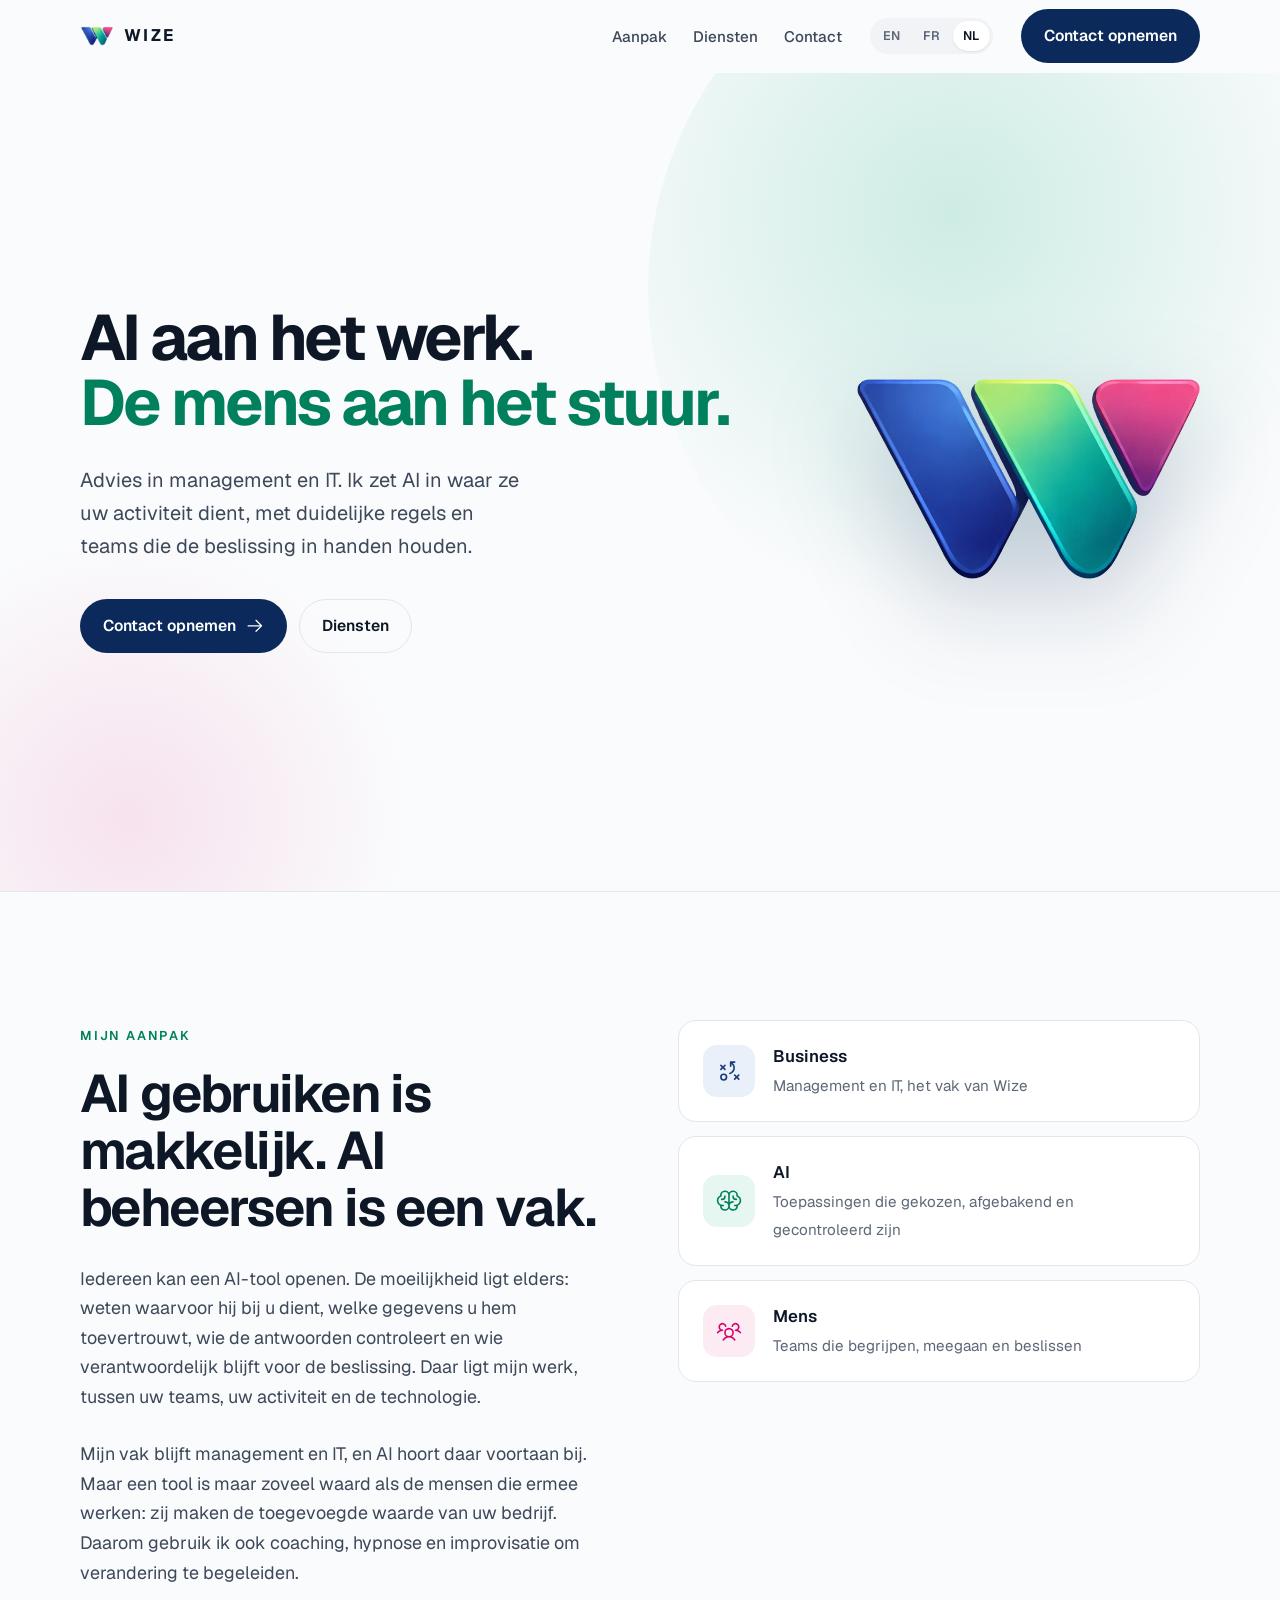
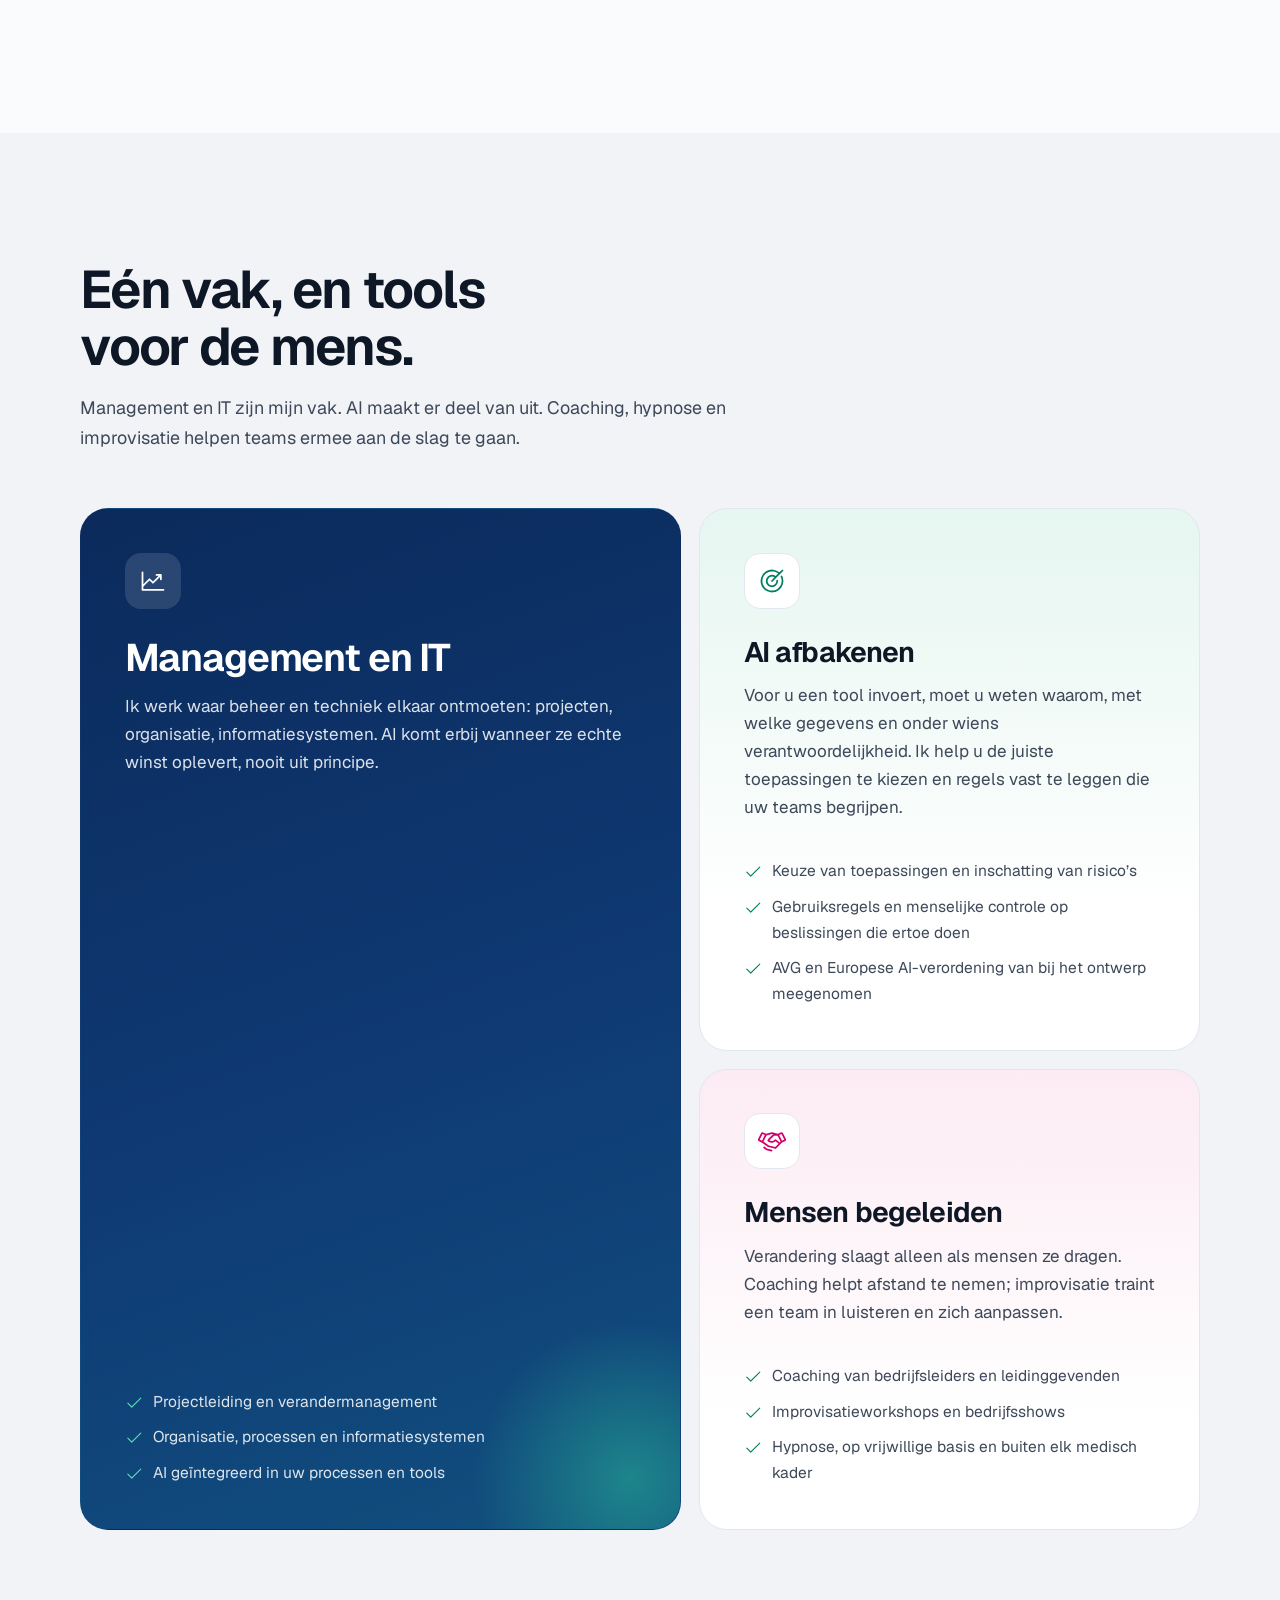
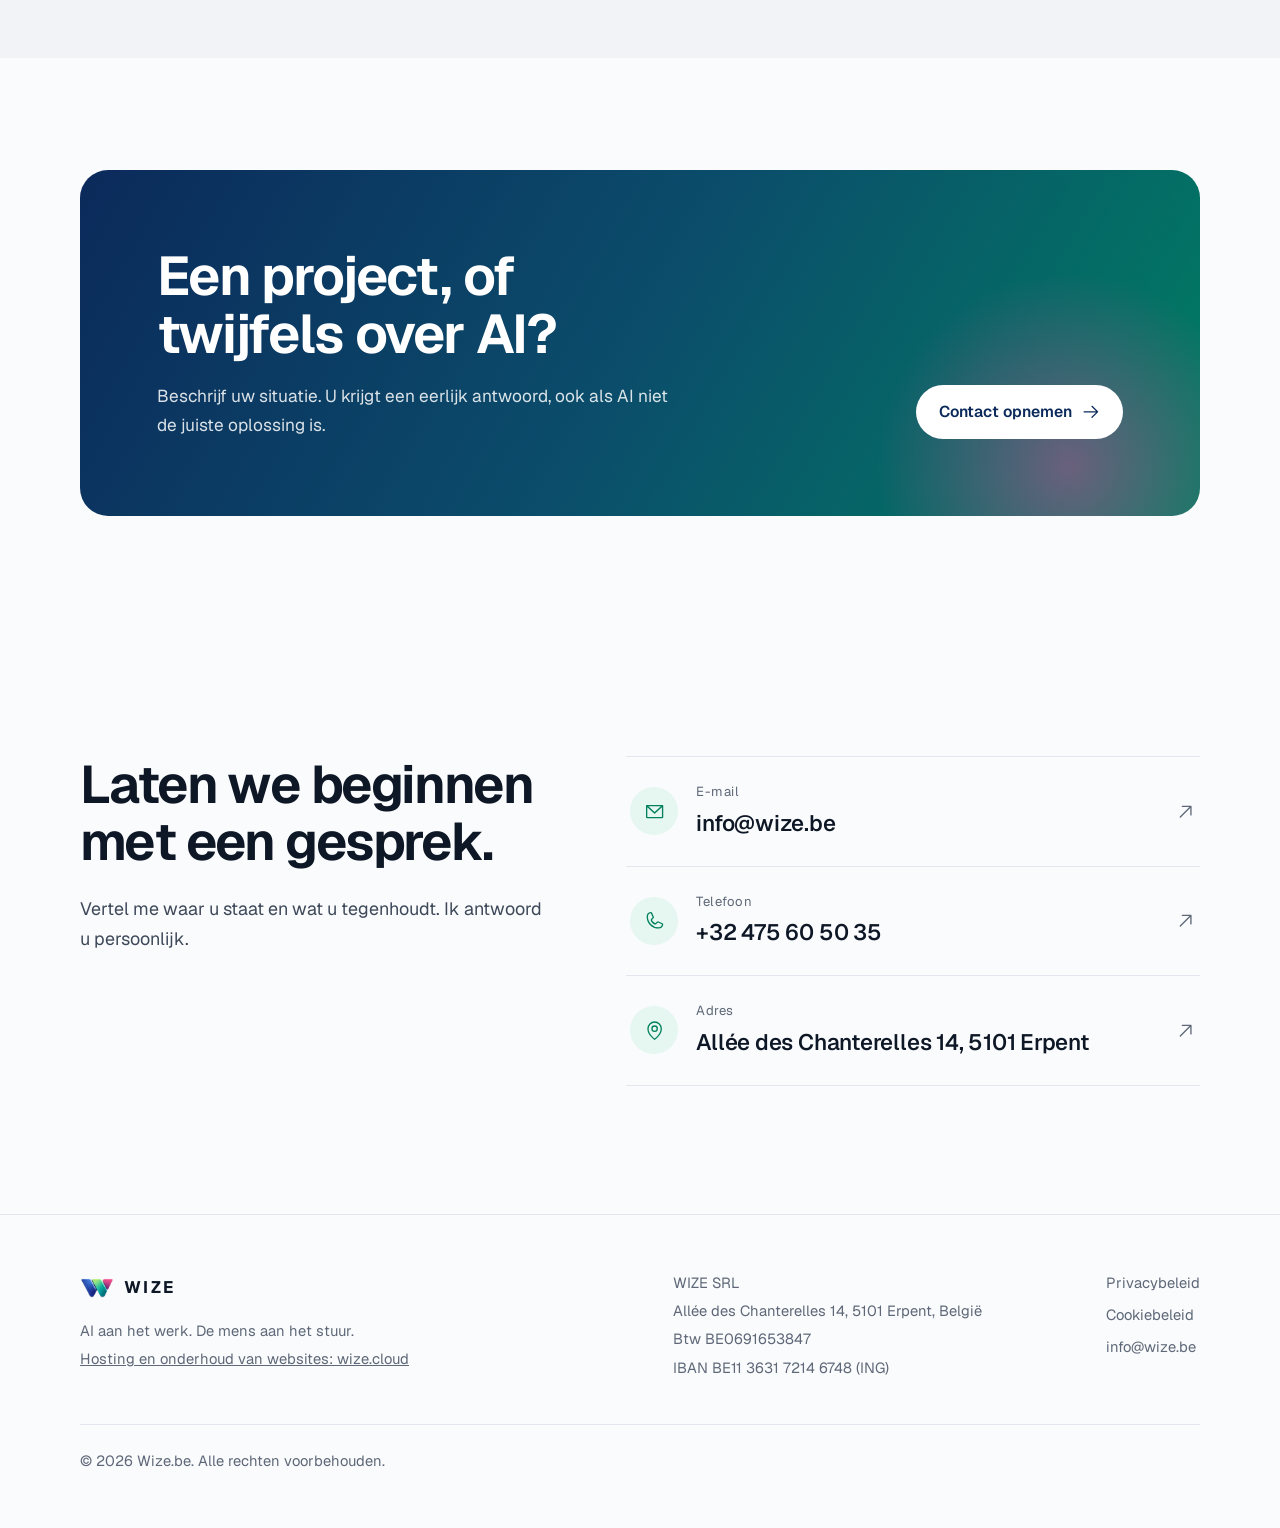
<file: nl/index.html>
<!doctype html>
<html lang="nl-BE">
<head>
<meta charset="utf-8">
<meta name="viewport" content="width=device-width, initial-scale=1, viewport-fit=cover">
<title>Wize | Management, IT en AI, met de mens aan het stuur</title>
<meta name="description" content="Advies in management en IT in België. Ik integreer AI in uw organisatie met methode: afgebakend gebruik, menselijke controle, betrokken teams.">
<meta name="robots" content="index, follow">
<link rel="canonical" href="https://www.wize.be/nl/">
<link rel="alternate" hreflang="en" href="https://www.wize.be/">
<link rel="alternate" hreflang="fr-BE" href="https://www.wize.be/fr/">
<link rel="alternate" hreflang="nl-BE" href="https://www.wize.be/nl/">
<link rel="alternate" hreflang="x-default" href="https://www.wize.be/">
<meta property="og:type" content="website">
<meta property="og:site_name" content="Wize">
<meta property="og:title" content="Wize | Management, IT en AI, met de mens aan het stuur">
<meta property="og:description" content="Advies in management en IT in België. Ik integreer AI in uw organisatie met methode: afgebakend gebruik, menselijke controle, betrokken teams.">
<meta property="og:url" content="https://www.wize.be/nl/">
<meta property="og:image" content="https://www.wize.be/assets/img/og-wize.png">
<meta property="og:image:width" content="1200">
<meta property="og:image:height" content="630">
<meta name="theme-color" content="#FAFBFC" media="(prefers-color-scheme: light)">
<meta name="theme-color" content="#0A0F1A" media="(prefers-color-scheme: dark)">
<link rel="icon" href="/assets/img/favicon-32.png" sizes="32x32" type="image/png">
<link rel="icon" href="/assets/img/icon-192.png" sizes="192x192" type="image/png">
<link rel="apple-touch-icon" href="/assets/img/apple-touch-icon.png">
<link rel="preload" href="/assets/fonts/geist-latin-wght-normal.woff2" as="font" type="font/woff2" crossorigin>
<link rel="stylesheet" href="/assets/css/wize.css?v=20261017">
<script src="/assets/js/wize.js?v=20261017" defer></script>
<script type="application/ld+json">{"@context":"https://schema.org","@type":"ProfessionalService","name":"Wize","legalName":"WIZE SRL","url":"https://www.wize.be/nl/","logo":"https://www.wize.be/assets/img/icon-512.png","email":"info@wize.be","telephone":"+32475605035","vatID":"BE0691653847","address":{"@type":"PostalAddress","streetAddress":"All\u00e9e des Chanterelles 14","postalCode":"5101","addressLocality":"Erpent","addressCountry":"BE"}}</script>
</head>
<body>
<a class="skip" href="#main">Naar de inhoud</a>
<div class="top-sentinel" aria-hidden="true"></div>
<header class="site-header">
  <div class="wrap header-in">
    <a class="brand" href="/nl/" aria-label="Wize"><img src="/assets/img/icon-192.png" width="34" height="34" alt=""><span>WIZE</span></a>
    <button class="nav-toggle" type="button" aria-controls="nav" aria-expanded="false">
      <span class="sr-only">Menu</span><svg class="icon i-open" aria-hidden="true" focusable="false" xmlns="http://www.w3.org/2000/svg" viewBox="0 0 256 256" fill="currentColor"><path d="M224,128a8,8,0,0,1-8,8H40a8,8,0,0,1,0-16H216A8,8,0,0,1,224,128ZM40,72H216a8,8,0,0,0,0-16H40a8,8,0,0,0,0,16ZM216,184H40a8,8,0,0,0,0,16H216a8,8,0,0,0,0-16Z"/></svg><svg class="icon i-close" aria-hidden="true" focusable="false" xmlns="http://www.w3.org/2000/svg" viewBox="0 0 256 256" fill="currentColor"><path d="M205.66,194.34a8,8,0,0,1-11.32,11.32L128,139.31,61.66,205.66a8,8,0,0,1-11.32-11.32L116.69,128,50.34,61.66A8,8,0,0,1,61.66,50.34L128,116.69l66.34-66.35a8,8,0,0,1,11.32,11.32L139.31,128Z"/></svg>
    </button>
    <nav class="nav" id="nav" aria-label="Navigation">
      <ul class="nav-links">
        <li><a href="#aanpak">Aanpak</a></li>
        <li><a href="#diensten">Diensten</a></li>
        <li><a href="#contact">Contact</a></li>
      </ul>
      <div class="lang" role="group" aria-label="Taal">
        <a href="/" hreflang="en" lang="en">EN</a>
        <a href="/fr/" hreflang="fr-BE" lang="fr-BE">FR</a>
        <a href="/nl/" hreflang="nl-BE" lang="nl-BE" aria-current="true">NL</a>
      </div>
      <a class="btn btn-primary" href="#contact">Contact opnemen</a>
    </nav>
  </div>
</header>
<main id="main">
  <section class="hero">
    <div class="wrap hero-grid">
      <div>
        <h1>AI aan het werk. <span>De mens aan het stuur.</span></h1>
        <p class="hero-sub">Advies in management en IT. Ik zet AI in waar ze uw activiteit dient, met duidelijke regels en teams die de beslissing in handen houden.</p>
        <div class="hero-ctas">
          <a class="btn btn-primary" href="#contact">Contact opnemen<svg class="icon" aria-hidden="true" focusable="false" xmlns="http://www.w3.org/2000/svg" viewBox="0 0 256 256" fill="currentColor"><path d="M221.66,133.66l-72,72a8,8,0,0,1-11.32-11.32L196.69,136H40a8,8,0,0,1,0-16H196.69L138.34,61.66a8,8,0,0,1,11.32-11.32l72,72A8,8,0,0,1,221.66,133.66Z"/></svg></a>
          <a class="btn btn-ghost" href="#diensten">Diensten</a>
        </div>
      </div>
      <div class="hero-visual">
        <picture>
          <source srcset="/assets/img/wize-mark.webp" type="image/webp">
          <img src="/assets/img/wize-mark.png" width="640" height="372" alt="Wize-logo, een driekleurige W" fetchpriority="high">
        </picture>
      </div>
    </div>
  </section>

  <section class="section approach" id="aanpak" aria-labelledby="aanpak-t">
    <div class="wrap approach-grid">
      <div class="reveal">
        <span class="eyebrow">Mijn aanpak</span>
        <h2 class="section-title" id="aanpak-t">AI gebruiken is makkelijk. AI beheersen is een vak.</h2>
        <p class="lead">Iedereen kan een AI-tool openen. De moeilijkheid ligt elders: weten waarvoor hij bij u dient, welke gegevens u hem toevertrouwt, wie de antwoorden controleert en wie verantwoordelijk blijft voor de beslissing. Daar ligt mijn werk, tussen uw teams, uw activiteit en de technologie.</p>
        <p class="lead">Mijn vak blijft management en IT, en AI hoort daar voortaan bij. Maar een tool is maar zoveel waard als de mensen die ermee werken: zij maken de toegevoegde waarde van uw bedrijf. Daarom gebruik ik ook coaching, hypnose en improvisatie om verandering te begeleiden.</p>
      </div>
      <ul class="pillars">
        <li class="pillar c-blue reveal d0">
          <span class="pillar-ico"><svg class="icon" aria-hidden="true" focusable="false" xmlns="http://www.w3.org/2000/svg" viewBox="0 0 256 256" fill="currentColor"><path d="M76,152a36,36,0,1,0,36,36A36,36,0,0,0,76,152Zm0,56a20,20,0,1,1,20-20A20,20,0,0,1,76,208ZM42.34,106.34,56.69,92,42.34,77.66A8,8,0,0,1,53.66,66.34L68,80.69,82.34,66.34A8,8,0,0,1,93.66,77.66L79.31,92l14.35,14.34a8,8,0,0,1-11.32,11.32L68,103.31,53.66,117.66a8,8,0,0,1-11.32-11.32Zm187.32,96a8,8,0,0,1-11.32,11.32L204,199.31l-14.34,14.35a8,8,0,0,1-11.32-11.32L192.69,188l-14.35-14.34a8,8,0,0,1,11.32-11.32L204,176.69l14.34-14.35a8,8,0,0,1,11.32,11.32L215.31,188Zm-45.19-89.51c-6.18,22.33-25.32,41.63-46.53,46.93A8.13,8.13,0,0,1,136,160a8,8,0,0,1-1.93-15.76c15.63-3.91,30.35-18.91,35-35.68,3.19-11.5,3.22-29-14.71-46.9L152,59.31V80a8,8,0,0,1-16,0V40a8,8,0,0,1,8-8h40a8,8,0,0,1,0,16H163.31l2.35,2.34C183.9,68.59,190.58,90.78,184.47,112.83Z"/></svg></span>
          <div><strong>Business</strong><span>Management en IT, het vak van Wize</span></div>
        </li>
        <li class="pillar c-emerald reveal d1">
          <span class="pillar-ico"><svg class="icon" aria-hidden="true" focusable="false" xmlns="http://www.w3.org/2000/svg" viewBox="0 0 256 256" fill="currentColor"><path d="M248,124a56.11,56.11,0,0,0-32-50.61V72a48,48,0,0,0-88-26.49A48,48,0,0,0,40,72v1.39a56,56,0,0,0,0,101.2V176a48,48,0,0,0,88,26.49A48,48,0,0,0,216,176v-1.41A56.09,56.09,0,0,0,248,124ZM88,208a32,32,0,0,1-31.81-28.56A55.87,55.87,0,0,0,64,180h8a8,8,0,0,0,0-16H64A40,40,0,0,1,50.67,86.27,8,8,0,0,0,56,78.73V72a32,32,0,0,1,64,0v68.26A47.8,47.8,0,0,0,88,128a8,8,0,0,0,0,16,32,32,0,0,1,0,64Zm104-44h-8a8,8,0,0,0,0,16h8a55.87,55.87,0,0,0,7.81-.56A32,32,0,1,1,168,144a8,8,0,0,0,0-16,47.8,47.8,0,0,0-32,12.26V72a32,32,0,0,1,64,0v6.73a8,8,0,0,0,5.33,7.54A40,40,0,0,1,192,164Zm16-52a8,8,0,0,1-8,8h-4a36,36,0,0,1-36-36V80a8,8,0,0,1,16,0v4a20,20,0,0,0,20,20h4A8,8,0,0,1,208,112ZM60,120H56a8,8,0,0,1,0-16h4A20,20,0,0,0,80,84V80a8,8,0,0,1,16,0v4A36,36,0,0,1,60,120Z"/></svg></span>
          <div><strong>AI</strong><span>Toepassingen die gekozen, afgebakend en gecontroleerd zijn</span></div>
        </li>
        <li class="pillar c-magenta reveal d2">
          <span class="pillar-ico"><svg class="icon" aria-hidden="true" focusable="false" xmlns="http://www.w3.org/2000/svg" viewBox="0 0 256 256" fill="currentColor"><path d="M244.8,150.4a8,8,0,0,1-11.2-1.6A51.6,51.6,0,0,0,192,128a8,8,0,0,1-7.37-4.89,8,8,0,0,1,0-6.22A8,8,0,0,1,192,112a24,24,0,1,0-23.24-30,8,8,0,1,1-15.5-4A40,40,0,1,1,219,117.51a67.94,67.94,0,0,1,27.43,21.68A8,8,0,0,1,244.8,150.4ZM190.92,212a8,8,0,1,1-13.84,8,57,57,0,0,0-98.16,0,8,8,0,1,1-13.84-8,72.06,72.06,0,0,1,33.74-29.92,48,48,0,1,1,58.36,0A72.06,72.06,0,0,1,190.92,212ZM128,176a32,32,0,1,0-32-32A32,32,0,0,0,128,176ZM72,120a8,8,0,0,0-8-8A24,24,0,1,1,87.24,82a8,8,0,1,0,15.5-4A40,40,0,1,0,37,117.51,67.94,67.94,0,0,0,9.6,139.19a8,8,0,1,0,12.8,9.61A51.6,51.6,0,0,1,64,128,8,8,0,0,0,72,120Z"/></svg></span>
          <div><strong>Mens</strong><span>Teams die begrijpen, meegaan en beslissen</span></div>
        </li>
      </ul>
    </div>
  </section>

  <section class="section services" id="diensten" aria-labelledby="diensten-t">
    <div class="wrap">
      <div class="services-head reveal">
        <h2 class="section-title" id="diensten-t">Eén vak, en tools voor de mens.</h2>
        <p class="lead">Management en IT zijn mijn vak. AI maakt er deel van uit. Coaching, hypnose en improvisatie helpen teams ermee aan de slag te gaan.</p>
      </div>
      <div class="bento">
        <article class="card card-lg reveal d0">
          <span class="card-ico"><svg class="icon" aria-hidden="true" focusable="false" xmlns="http://www.w3.org/2000/svg" viewBox="0 0 256 256" fill="currentColor"><path d="M232,208a8,8,0,0,1-8,8H32a8,8,0,0,1-8-8V48a8,8,0,0,1,16,0V156.69l50.34-50.35a8,8,0,0,1,11.32,0L128,132.69,180.69,80H160a8,8,0,0,1,0-16h40a8,8,0,0,1,8,8v40a8,8,0,0,1-16,0V91.31l-58.34,58.35a8,8,0,0,1-11.32,0L96,123.31l-56,56V200H224A8,8,0,0,1,232,208Z"/></svg></span>
          <h3>Management en IT</h3>
          <p>Ik werk waar beheer en techniek elkaar ontmoeten: projecten, organisatie, informatiesystemen. AI komt erbij wanneer ze echte winst oplevert, nooit uit principe.</p>
          <ul class="offers">
            <li><svg class="icon" aria-hidden="true" focusable="false" xmlns="http://www.w3.org/2000/svg" viewBox="0 0 256 256" fill="currentColor"><path d="M229.66,77.66l-128,128a8,8,0,0,1-11.32,0l-56-56a8,8,0,0,1,11.32-11.32L96,188.69,218.34,66.34a8,8,0,0,1,11.32,11.32Z"/></svg><span>Projectleiding en verandermanagement</span></li>
            <li><svg class="icon" aria-hidden="true" focusable="false" xmlns="http://www.w3.org/2000/svg" viewBox="0 0 256 256" fill="currentColor"><path d="M229.66,77.66l-128,128a8,8,0,0,1-11.32,0l-56-56a8,8,0,0,1,11.32-11.32L96,188.69,218.34,66.34a8,8,0,0,1,11.32,11.32Z"/></svg><span>Organisatie, processen en informatiesystemen</span></li>
            <li><svg class="icon" aria-hidden="true" focusable="false" xmlns="http://www.w3.org/2000/svg" viewBox="0 0 256 256" fill="currentColor"><path d="M229.66,77.66l-128,128a8,8,0,0,1-11.32,0l-56-56a8,8,0,0,1,11.32-11.32L96,188.69,218.34,66.34a8,8,0,0,1,11.32,11.32Z"/></svg><span>AI geïntegreerd in uw processen en tools</span></li>
          </ul>
        </article>
        <article class="card card-emerald reveal d1">
          <span class="card-ico"><svg class="icon" aria-hidden="true" focusable="false" xmlns="http://www.w3.org/2000/svg" viewBox="0 0 256 256" fill="currentColor"><path d="M221.87,83.16A104.1,104.1,0,1,1,195.67,49l22.67-22.68a8,8,0,0,1,11.32,11.32l-96,96a8,8,0,0,1-11.32-11.32l27.72-27.72a40,40,0,1,0,17.87,31.09,8,8,0,1,1,16-.9,56,56,0,1,1-22.38-41.65L184.3,60.39a87.88,87.88,0,1,0,23.13,29.67,8,8,0,0,1,14.44-6.9Z"/></svg></span>
          <h3>AI afbakenen</h3>
          <p>Voor u een tool invoert, moet u weten waarom, met welke gegevens en onder wiens verantwoordelijkheid. Ik help u de juiste toepassingen te kiezen en regels vast te leggen die uw teams begrijpen.</p>
          <ul class="offers">
            <li><svg class="icon" aria-hidden="true" focusable="false" xmlns="http://www.w3.org/2000/svg" viewBox="0 0 256 256" fill="currentColor"><path d="M229.66,77.66l-128,128a8,8,0,0,1-11.32,0l-56-56a8,8,0,0,1,11.32-11.32L96,188.69,218.34,66.34a8,8,0,0,1,11.32,11.32Z"/></svg><span>Keuze van toepassingen en inschatting van risico’s</span></li>
            <li><svg class="icon" aria-hidden="true" focusable="false" xmlns="http://www.w3.org/2000/svg" viewBox="0 0 256 256" fill="currentColor"><path d="M229.66,77.66l-128,128a8,8,0,0,1-11.32,0l-56-56a8,8,0,0,1,11.32-11.32L96,188.69,218.34,66.34a8,8,0,0,1,11.32,11.32Z"/></svg><span>Gebruiksregels en menselijke controle op beslissingen die ertoe doen</span></li>
            <li><svg class="icon" aria-hidden="true" focusable="false" xmlns="http://www.w3.org/2000/svg" viewBox="0 0 256 256" fill="currentColor"><path d="M229.66,77.66l-128,128a8,8,0,0,1-11.32,0l-56-56a8,8,0,0,1,11.32-11.32L96,188.69,218.34,66.34a8,8,0,0,1,11.32,11.32Z"/></svg><span>AVG en Europese AI-verordening van bij het ontwerp meegenomen</span></li>
          </ul>
        </article>
        <article class="card card-magenta reveal d2">
          <span class="card-ico"><svg class="icon" aria-hidden="true" focusable="false" xmlns="http://www.w3.org/2000/svg" viewBox="0 0 256 256" fill="currentColor"><path d="M254.3,107.91,228.78,56.85a16,16,0,0,0-21.47-7.15L182.44,62.13,130.05,48.27a8.14,8.14,0,0,0-4.1,0L73.56,62.13,48.69,49.7a16,16,0,0,0-21.47,7.15L1.7,107.9a16,16,0,0,0,7.15,21.47l27,13.51,55.49,39.63a8.06,8.06,0,0,0,2.71,1.25l64,16a8,8,0,0,0,7.6-2.1l55.07-55.08,26.42-13.21a16,16,0,0,0,7.15-21.46Zm-54.89,33.37L165,113.72a8,8,0,0,0-10.68.61C136.51,132.27,116.66,130,104,122L147.24,80h31.81l27.21,54.41ZM41.53,64,62,74.22,36.43,125.27,16,115.06Zm116,119.13L99.42,168.61l-49.2-35.14,28-56L128,64.28l9.8,2.59-45,43.68-.08.09a16,16,0,0,0,2.72,24.81c20.56,13.13,45.37,11,64.91-5L188,152.66Zm62-57.87-25.52-51L214.47,64,240,115.06Zm-87.75,92.67a8,8,0,0,1-7.75,6.06,8.13,8.13,0,0,1-1.95-.24L80.41,213.33a7.89,7.89,0,0,1-2.71-1.25L51.35,193.26a8,8,0,0,1,9.3-13l25.11,17.94L126,208.24A8,8,0,0,1,131.82,217.94Z"/></svg></span>
          <h3>Mensen begeleiden</h3>
          <p>Verandering slaagt alleen als mensen ze dragen. Coaching helpt afstand te nemen; improvisatie traint een team in luisteren en zich aanpassen.</p>
          <ul class="offers">
            <li><svg class="icon" aria-hidden="true" focusable="false" xmlns="http://www.w3.org/2000/svg" viewBox="0 0 256 256" fill="currentColor"><path d="M229.66,77.66l-128,128a8,8,0,0,1-11.32,0l-56-56a8,8,0,0,1,11.32-11.32L96,188.69,218.34,66.34a8,8,0,0,1,11.32,11.32Z"/></svg><span>Coaching van bedrijfsleiders en leidinggevenden</span></li>
            <li><svg class="icon" aria-hidden="true" focusable="false" xmlns="http://www.w3.org/2000/svg" viewBox="0 0 256 256" fill="currentColor"><path d="M229.66,77.66l-128,128a8,8,0,0,1-11.32,0l-56-56a8,8,0,0,1,11.32-11.32L96,188.69,218.34,66.34a8,8,0,0,1,11.32,11.32Z"/></svg><span>Improvisatieworkshops en bedrijfsshows</span></li>
            <li><svg class="icon" aria-hidden="true" focusable="false" xmlns="http://www.w3.org/2000/svg" viewBox="0 0 256 256" fill="currentColor"><path d="M229.66,77.66l-128,128a8,8,0,0,1-11.32,0l-56-56a8,8,0,0,1,11.32-11.32L96,188.69,218.34,66.34a8,8,0,0,1,11.32,11.32Z"/></svg><span>Hypnose, op vrijwillige basis en buiten elk medisch kader</span></li>
          </ul>
        </article>
      </div>
    </div>
  </section>

  <section class="cta-band" aria-labelledby="band-t">
    <div class="wrap">
      <div class="cta-box reveal">
        <div>
          <h2 id="band-t">Een project, of twijfels over AI?</h2>
          <p>Beschrijf uw situatie. U krijgt een eerlijk antwoord, ook als AI niet de juiste oplossing is.</p>
        </div>
        <a class="btn" href="#contact">Contact opnemen<svg class="icon" aria-hidden="true" focusable="false" xmlns="http://www.w3.org/2000/svg" viewBox="0 0 256 256" fill="currentColor"><path d="M221.66,133.66l-72,72a8,8,0,0,1-11.32-11.32L196.69,136H40a8,8,0,0,1,0-16H196.69L138.34,61.66a8,8,0,0,1,11.32-11.32l72,72A8,8,0,0,1,221.66,133.66Z"/></svg></a>
      </div>
    </div>
  </section>

  <section class="section contact" id="contact" aria-labelledby="contact-t">
    <div class="wrap contact-grid">
      <div class="reveal">
        <h2 class="section-title" id="contact-t">Laten we beginnen met een gesprek.</h2>
        <p class="lead">Vertel me waar u staat en wat u tegenhoudt. Ik antwoord u persoonlijk.</p>
      </div>
      <ul class="contact-list reveal d1">
        <li><a href="mailto:info@wize.be"><span class="ico"><svg class="icon" aria-hidden="true" focusable="false" xmlns="http://www.w3.org/2000/svg" viewBox="0 0 256 256" fill="currentColor"><path d="M224,48H32a8,8,0,0,0-8,8V192a16,16,0,0,0,16,16H216a16,16,0,0,0,16-16V56A8,8,0,0,0,224,48ZM203.43,64,128,133.15,52.57,64ZM216,192H40V74.19l82.59,75.71a8,8,0,0,0,10.82,0L216,74.19V192Z"/></svg></span><span><span class="k">E-mail</span><span class="v">info@wize.be</span></span><span class="go"><svg class="icon" aria-hidden="true" focusable="false" xmlns="http://www.w3.org/2000/svg" viewBox="0 0 256 256" fill="currentColor"><path d="M200,64V168a8,8,0,0,1-16,0V83.31L69.66,197.66a8,8,0,0,1-11.32-11.32L172.69,72H88a8,8,0,0,1,0-16H192A8,8,0,0,1,200,64Z"/></svg></span></a></li>
        <li><a href="tel:+32475605035"><span class="ico"><svg class="icon" aria-hidden="true" focusable="false" xmlns="http://www.w3.org/2000/svg" viewBox="0 0 256 256" fill="currentColor"><path d="M222.37,158.46l-47.11-21.11-.13-.06a16,16,0,0,0-15.17,1.4,8.12,8.12,0,0,0-.75.56L134.87,160c-15.42-7.49-31.34-23.29-38.83-38.51l20.78-24.71c.2-.25.39-.5.57-.77a16,16,0,0,0,1.32-15.06l0-.12L97.54,33.64a16,16,0,0,0-16.62-9.52A56.26,56.26,0,0,0,32,80c0,79.4,64.6,144,144,144a56.26,56.26,0,0,0,55.88-48.92A16,16,0,0,0,222.37,158.46ZM176,208A128.14,128.14,0,0,1,48,80,40.2,40.2,0,0,1,82.87,40a.61.61,0,0,0,0,.12l21,47L83.2,111.86a6.13,6.13,0,0,0-.57.77,16,16,0,0,0-1,15.7c9.06,18.53,27.73,37.06,46.46,46.11a16,16,0,0,0,15.75-1.14,8.44,8.44,0,0,0,.74-.56L168.89,152l47,21.05h0s.08,0,.11,0A40.21,40.21,0,0,1,176,208Z"/></svg></span><span><span class="k">Telefoon</span><span class="v">+32 475 60 50 35</span></span><span class="go"><svg class="icon" aria-hidden="true" focusable="false" xmlns="http://www.w3.org/2000/svg" viewBox="0 0 256 256" fill="currentColor"><path d="M200,64V168a8,8,0,0,1-16,0V83.31L69.66,197.66a8,8,0,0,1-11.32-11.32L172.69,72H88a8,8,0,0,1,0-16H192A8,8,0,0,1,200,64Z"/></svg></span></a></li>
        <li><a href="https://www.google.com/maps/search/?api=1&query=All%C3%A9e+des+Chanterelles+14%2C+5101+Erpent%2C+Belgium" rel="noopener" target="_blank"><span class="ico"><svg class="icon" aria-hidden="true" focusable="false" xmlns="http://www.w3.org/2000/svg" viewBox="0 0 256 256" fill="currentColor"><path d="M128,64a40,40,0,1,0,40,40A40,40,0,0,0,128,64Zm0,64a24,24,0,1,1,24-24A24,24,0,0,1,128,128Zm0-112a88.1,88.1,0,0,0-88,88c0,31.4,14.51,64.68,42,96.25a254.19,254.19,0,0,0,41.45,38.3,8,8,0,0,0,9.18,0A254.19,254.19,0,0,0,174,200.25c27.45-31.57,42-64.85,42-96.25A88.1,88.1,0,0,0,128,16Zm0,206c-16.53-13-72-60.75-72-118a72,72,0,0,1,144,0C200,161.23,144.53,209,128,222Z"/></svg></span><span><span class="k">Adres</span><span class="v">Allée des Chanterelles 14, 5101 Erpent</span></span><span class="go"><svg class="icon" aria-hidden="true" focusable="false" xmlns="http://www.w3.org/2000/svg" viewBox="0 0 256 256" fill="currentColor"><path d="M200,64V168a8,8,0,0,1-16,0V83.31L69.66,197.66a8,8,0,0,1-11.32-11.32L172.69,72H88a8,8,0,0,1,0-16H192A8,8,0,0,1,200,64Z"/></svg></span></a></li>
      </ul>
    </div>
  </section>
</main>
<footer class="site-footer">
  <div class="wrap">
    <div class="footer-grid">
      <div>
        <a class="brand" href="/nl/" aria-label="Wize"><img src="/assets/img/icon-192.png" width="30" height="30" alt="" loading="lazy"><span>WIZE</span></a>
        <p>AI aan het werk. De mens aan het stuur.</p>
        <p><a href="https://wize.cloud/nl/">Hosting en onderhoud van websites: wize.cloud</a></p>
      </div>
      <div>
        <p>WIZE SRL</p>
        <p>Allée des Chanterelles 14, 5101 Erpent, België</p>
        <p>Btw BE0691653847</p>
        <p>IBAN BE11 3631 7214 6748 (ING)</p>
      </div>
      <nav aria-label="Juridisch">
        <ul class="footer-links">
          <li><a href="/nl/privacy/">Privacybeleid</a></li>
          <li><a href="/nl/cookies/">Cookiebeleid</a></li>
          <li><a href="mailto:info@wize.be">info@wize.be</a></li>
        </ul>
      </nav>
    </div>
    <p class="footer-bottom">&copy; 2026 Wize.be. Alle rechten voorbehouden.</p>
  </div>
</footer>
</body>
</html>
</file>
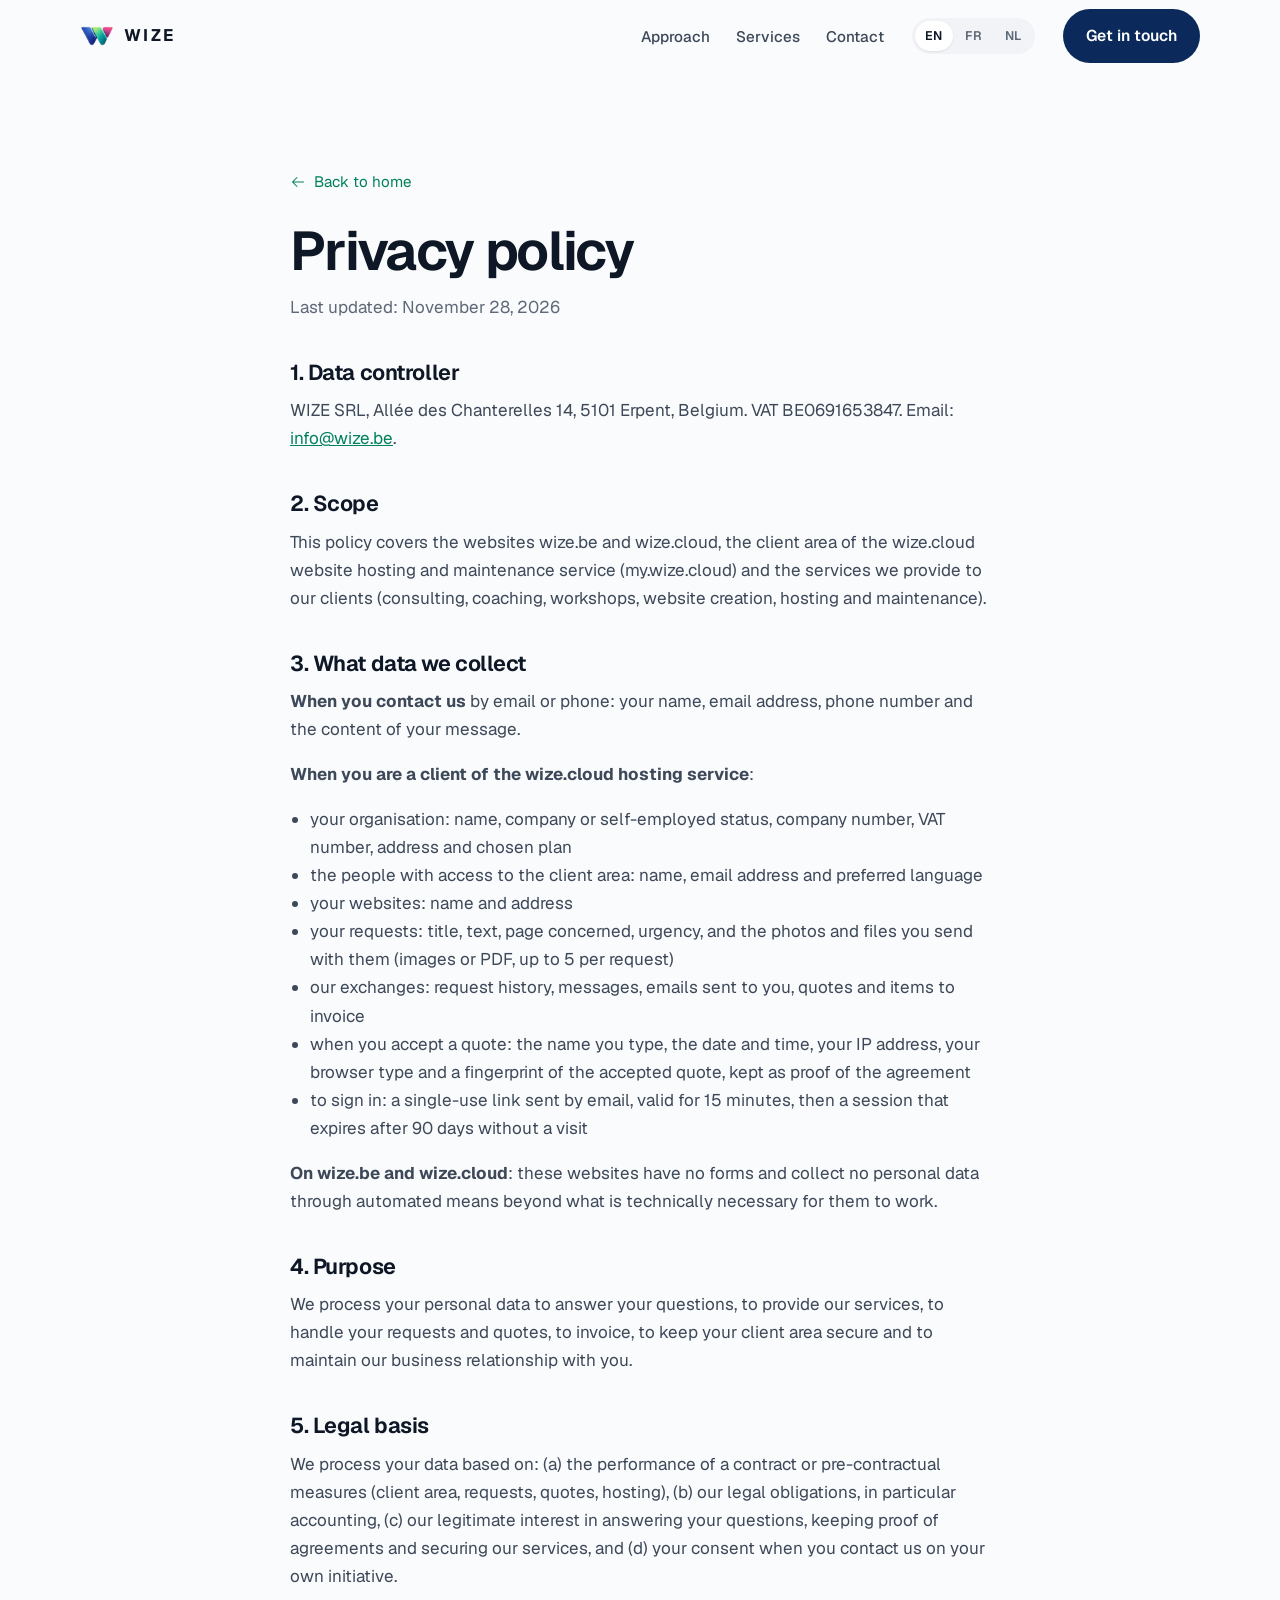
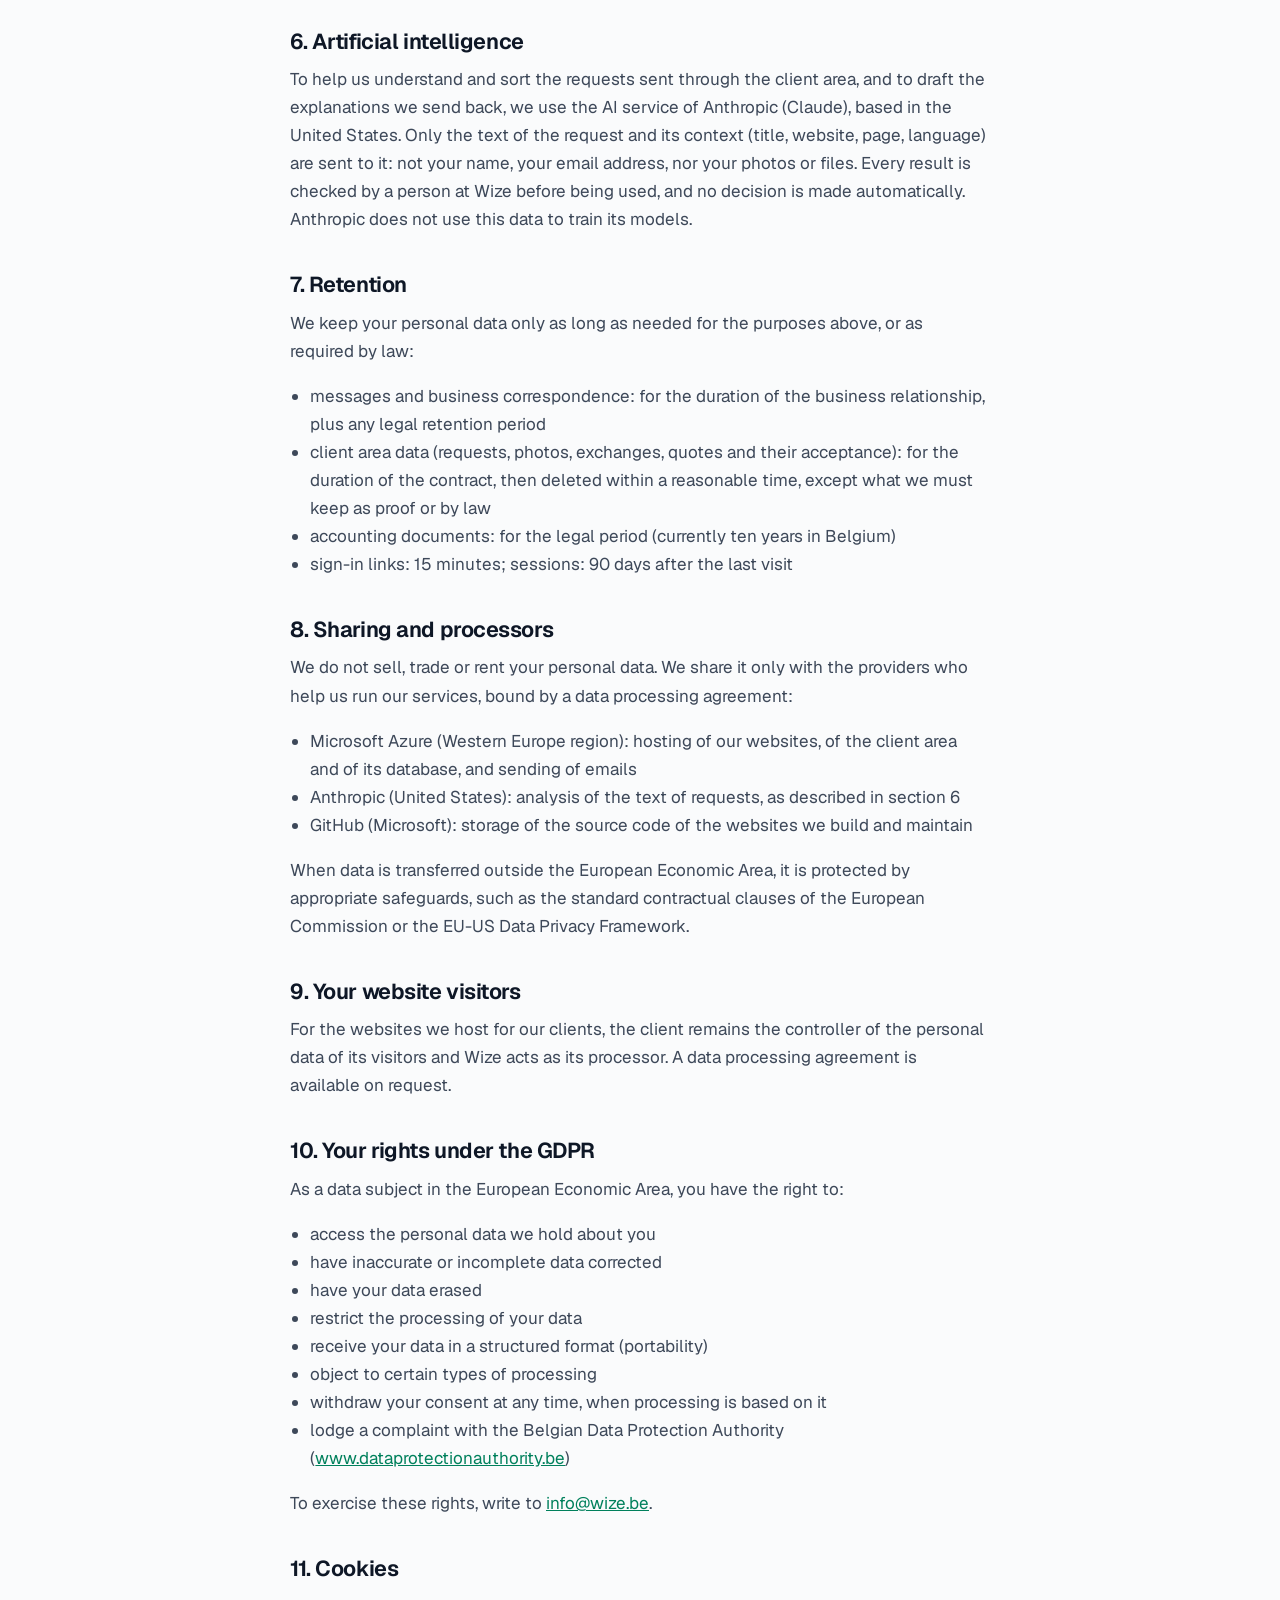
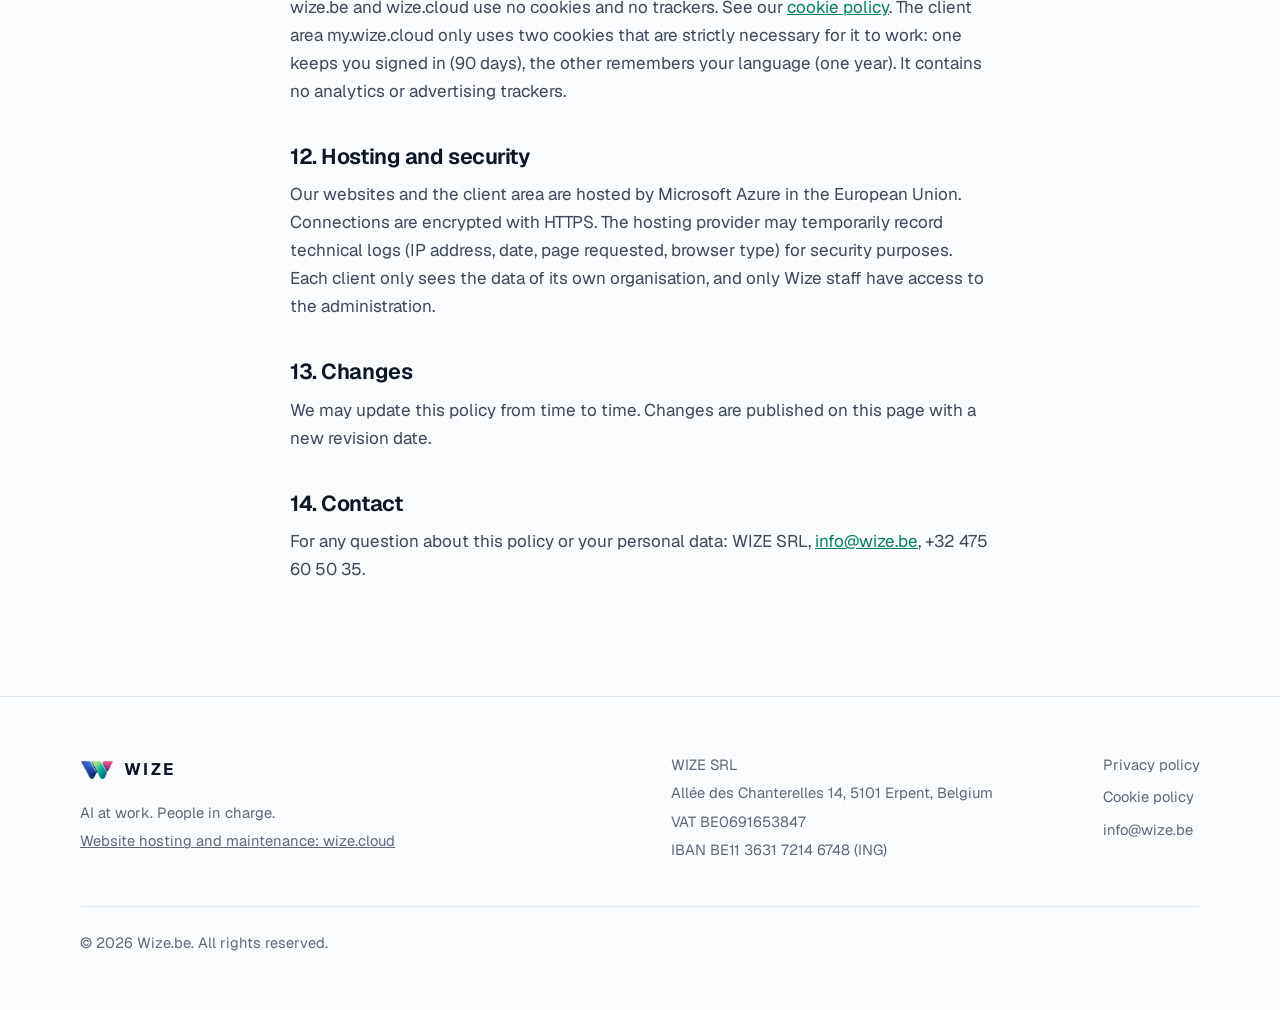
<file: privacy-policy/index.html>
<!doctype html>
<html lang="en">
<head>
<meta charset="utf-8">
<meta name="viewport" content="width=device-width, initial-scale=1, viewport-fit=cover">
<title>Privacy policy | Wize</title>
<meta name="description" content="Privacy policy, WIZE SRL.">
<meta name="robots" content="noindex, follow">
<link rel="canonical" href="https://www.wize.be/privacy-policy/">
<link rel="alternate" hreflang="en" href="https://www.wize.be/privacy-policy/">
<link rel="alternate" hreflang="fr-BE" href="https://www.wize.be/fr/vie-privee/">
<link rel="alternate" hreflang="nl-BE" href="https://www.wize.be/nl/privacy/">
<link rel="alternate" hreflang="x-default" href="https://www.wize.be/privacy-policy/">
<meta property="og:type" content="website">
<meta property="og:site_name" content="Wize">
<meta property="og:title" content="Privacy policy | Wize">
<meta property="og:description" content="Privacy policy, WIZE SRL.">
<meta property="og:url" content="https://www.wize.be/privacy-policy/">
<meta property="og:image" content="https://www.wize.be/assets/img/og-wize.png">
<meta property="og:image:width" content="1200">
<meta property="og:image:height" content="630">
<meta name="theme-color" content="#FAFBFC" media="(prefers-color-scheme: light)">
<meta name="theme-color" content="#0A0F1A" media="(prefers-color-scheme: dark)">
<link rel="icon" href="/assets/img/favicon-32.png" sizes="32x32" type="image/png">
<link rel="icon" href="/assets/img/icon-192.png" sizes="192x192" type="image/png">
<link rel="apple-touch-icon" href="/assets/img/apple-touch-icon.png">
<link rel="preload" href="/assets/fonts/geist-latin-wght-normal.woff2" as="font" type="font/woff2" crossorigin>
<link rel="stylesheet" href="/assets/css/wize.css?v=20261017">
<script src="/assets/js/wize.js?v=20261017" defer></script>
</head>
<body>
<a class="skip" href="#main">Skip to content</a>
<div class="top-sentinel" aria-hidden="true"></div>
<header class="site-header">
  <div class="wrap header-in">
    <a class="brand" href="/" aria-label="Wize"><img src="/assets/img/icon-192.png" width="34" height="34" alt=""><span>WIZE</span></a>
    <button class="nav-toggle" type="button" aria-controls="nav" aria-expanded="false">
      <span class="sr-only">Menu</span><svg class="icon i-open" aria-hidden="true" focusable="false" xmlns="http://www.w3.org/2000/svg" viewBox="0 0 256 256" fill="currentColor"><path d="M224,128a8,8,0,0,1-8,8H40a8,8,0,0,1,0-16H216A8,8,0,0,1,224,128ZM40,72H216a8,8,0,0,0,0-16H40a8,8,0,0,0,0,16ZM216,184H40a8,8,0,0,0,0,16H216a8,8,0,0,0,0-16Z"/></svg><svg class="icon i-close" aria-hidden="true" focusable="false" xmlns="http://www.w3.org/2000/svg" viewBox="0 0 256 256" fill="currentColor"><path d="M205.66,194.34a8,8,0,0,1-11.32,11.32L128,139.31,61.66,205.66a8,8,0,0,1-11.32-11.32L116.69,128,50.34,61.66A8,8,0,0,1,61.66,50.34L128,116.69l66.34-66.35a8,8,0,0,1,11.32,11.32L139.31,128Z"/></svg>
    </button>
    <nav class="nav" id="nav" aria-label="Navigation">
      <ul class="nav-links">
        <li><a href="/#approach">Approach</a></li>
        <li><a href="/#services">Services</a></li>
        <li><a href="/#contact">Contact</a></li>
      </ul>
      <div class="lang" role="group" aria-label="Language">
        <a href="/privacy-policy/" hreflang="en" lang="en" aria-current="true">EN</a>
        <a href="/fr/vie-privee/" hreflang="fr-BE" lang="fr-BE">FR</a>
        <a href="/nl/privacy/" hreflang="nl-BE" lang="nl-BE">NL</a>
      </div>
      <a class="btn btn-primary" href="/#contact">Get in touch</a>
    </nav>
  </div>
</header>
<main id="main" class="legal">
  <div class="wrap">
    <a class="back" href="/"><svg class="icon" aria-hidden="true" focusable="false" xmlns="http://www.w3.org/2000/svg" viewBox="0 0 256 256" fill="currentColor"><path d="M221.66,133.66l-72,72a8,8,0,0,1-11.32-11.32L196.69,136H40a8,8,0,0,1,0-16H196.69L138.34,61.66a8,8,0,0,1,11.32-11.32l72,72A8,8,0,0,1,221.66,133.66Z"/></svg>Back to home</a>
    <h1>Privacy policy</h1>
    <p class="updated">Last updated: November 28, 2026</p>
    <h2>1. Data controller</h2>
    <p>WIZE SRL, Allée des Chanterelles 14, 5101 Erpent, Belgium. VAT BE0691653847. Email: <a href="mailto:info@wize.be">info@wize.be</a>.</p>
    <h2>2. Scope</h2>
    <p>This policy covers the websites wize.be and wize.cloud, the client area of the wize.cloud website hosting and maintenance service (my.wize.cloud) and the services we provide to our clients (consulting, coaching, workshops, website creation, hosting and maintenance).</p>
    <h2>3. What data we collect</h2>
    <p><strong>When you contact us</strong> by email or phone: your name, email address, phone number and the content of your message.</p>
    <p><strong>When you are a client of the wize.cloud hosting service</strong>:</p>
    <ul>
      <li>your organisation: name, company or self-employed status, company number, VAT number, address and chosen plan</li>
      <li>the people with access to the client area: name, email address and preferred language</li>
      <li>your websites: name and address</li>
      <li>your requests: title, text, page concerned, urgency, and the photos and files you send with them (images or PDF, up to 5 per request)</li>
      <li>our exchanges: request history, messages, emails sent to you, quotes and items to invoice</li>
      <li>when you accept a quote: the name you type, the date and time, your IP address, your browser type and a fingerprint of the accepted quote, kept as proof of the agreement</li>
      <li>to sign in: a single-use link sent by email, valid for 15 minutes, then a session that expires after 90 days without a visit</li>
    </ul>
    <p><strong>On wize.be and wize.cloud</strong>: these websites have no forms and collect no personal data through automated means beyond what is technically necessary for them to work.</p>
    <h2>4. Purpose</h2>
    <p>We process your personal data to answer your questions, to provide our services, to handle your requests and quotes, to invoice, to keep your client area secure and to maintain our business relationship with you.</p>
    <h2>5. Legal basis</h2>
    <p>We process your data based on: (a) the performance of a contract or pre-contractual measures (client area, requests, quotes, hosting), (b) our legal obligations, in particular accounting, (c) our legitimate interest in answering your questions, keeping proof of agreements and securing our services, and (d) your consent when you contact us on your own initiative.</p>
    <h2>6. Artificial intelligence</h2>
    <p>To help us understand and sort the requests sent through the client area, and to draft the explanations we send back, we use the AI service of Anthropic (Claude), based in the United States. Only the text of the request and its context (title, website, page, language) are sent to it: not your name, your email address, nor your photos or files. Every result is checked by a person at Wize before being used, and no decision is made automatically. Anthropic does not use this data to train its models.</p>
    <h2>7. Retention</h2>
    <p>We keep your personal data only as long as needed for the purposes above, or as required by law:</p>
    <ul>
      <li>messages and business correspondence: for the duration of the business relationship, plus any legal retention period</li>
      <li>client area data (requests, photos, exchanges, quotes and their acceptance): for the duration of the contract, then deleted within a reasonable time, except what we must keep as proof or by law</li>
      <li>accounting documents: for the legal period (currently ten years in Belgium)</li>
      <li>sign-in links: 15 minutes; sessions: 90 days after the last visit</li>
    </ul>
    <h2>8. Sharing and processors</h2>
    <p>We do not sell, trade or rent your personal data. We share it only with the providers who help us run our services, bound by a data processing agreement:</p>
    <ul>
      <li>Microsoft Azure (Western Europe region): hosting of our websites, of the client area and of its database, and sending of emails</li>
      <li>Anthropic (United States): analysis of the text of requests, as described in section 6</li>
      <li>GitHub (Microsoft): storage of the source code of the websites we build and maintain</li>
    </ul>
    <p>When data is transferred outside the European Economic Area, it is protected by appropriate safeguards, such as the standard contractual clauses of the European Commission or the EU-US Data Privacy Framework.</p>
    <h2>9. Your website visitors</h2>
    <p>For the websites we host for our clients, the client remains the controller of the personal data of its visitors and Wize acts as its processor. A data processing agreement is available on request.</p>
    <h2>10. Your rights under the GDPR</h2>
    <p>As a data subject in the European Economic Area, you have the right to:</p>
    <ul>
      <li>access the personal data we hold about you</li>
      <li>have inaccurate or incomplete data corrected</li>
      <li>have your data erased</li>
      <li>restrict the processing of your data</li>
      <li>receive your data in a structured format (portability)</li>
      <li>object to certain types of processing</li>
      <li>withdraw your consent at any time, when processing is based on it</li>
      <li>lodge a complaint with the Belgian Data Protection Authority (<a href="https://www.dataprotectionauthority.be/" rel="noopener">www.dataprotectionauthority.be</a>)</li>
    </ul>
    <p>To exercise these rights, write to <a href="mailto:info@wize.be">info@wize.be</a>.</p>
    <h2>11. Cookies</h2>
    <p>wize.be and wize.cloud use no cookies and no trackers. See our <a href="/cookie-policy/">cookie policy</a>. The client area my.wize.cloud only uses two cookies that are strictly necessary for it to work: one keeps you signed in (90 days), the other remembers your language (one year). It contains no analytics or advertising trackers.</p>
    <h2>12. Hosting and security</h2>
    <p>Our websites and the client area are hosted by Microsoft Azure in the European Union. Connections are encrypted with HTTPS. The hosting provider may temporarily record technical logs (IP address, date, page requested, browser type) for security purposes. Each client only sees the data of its own organisation, and only Wize staff have access to the administration.</p>
    <h2>13. Changes</h2>
    <p>We may update this policy from time to time. Changes are published on this page with a new revision date.</p>
    <h2>14. Contact</h2>
    <p>For any question about this policy or your personal data: WIZE SRL, <a href="mailto:info@wize.be">info@wize.be</a>, +32 475 60 50 35.</p>
  </div>
</main>
<footer class="site-footer">
  <div class="wrap">
    <div class="footer-grid">
      <div>
        <a class="brand" href="/" aria-label="Wize"><img src="/assets/img/icon-192.png" width="30" height="30" alt="" loading="lazy"><span>WIZE</span></a>
        <p>AI at work. People in charge.</p>
        <p><a href="https://wize.cloud/en/">Website hosting and maintenance: wize.cloud</a></p>
      </div>
      <div>
        <p>WIZE SRL</p>
        <p>Allée des Chanterelles 14, 5101 Erpent, Belgium</p>
        <p>VAT BE0691653847</p>
        <p>IBAN BE11 3631 7214 6748 (ING)</p>
      </div>
      <nav aria-label="Legal">
        <ul class="footer-links">
          <li><a href="/privacy-policy/">Privacy policy</a></li>
          <li><a href="/cookie-policy/">Cookie policy</a></li>
          <li><a href="mailto:info@wize.be">info@wize.be</a></li>
        </ul>
      </nav>
    </div>
    <p class="footer-bottom">&copy; 2026 Wize.be. All rights reserved.</p>
  </div>
</footer>
</body>
</html>
</file>
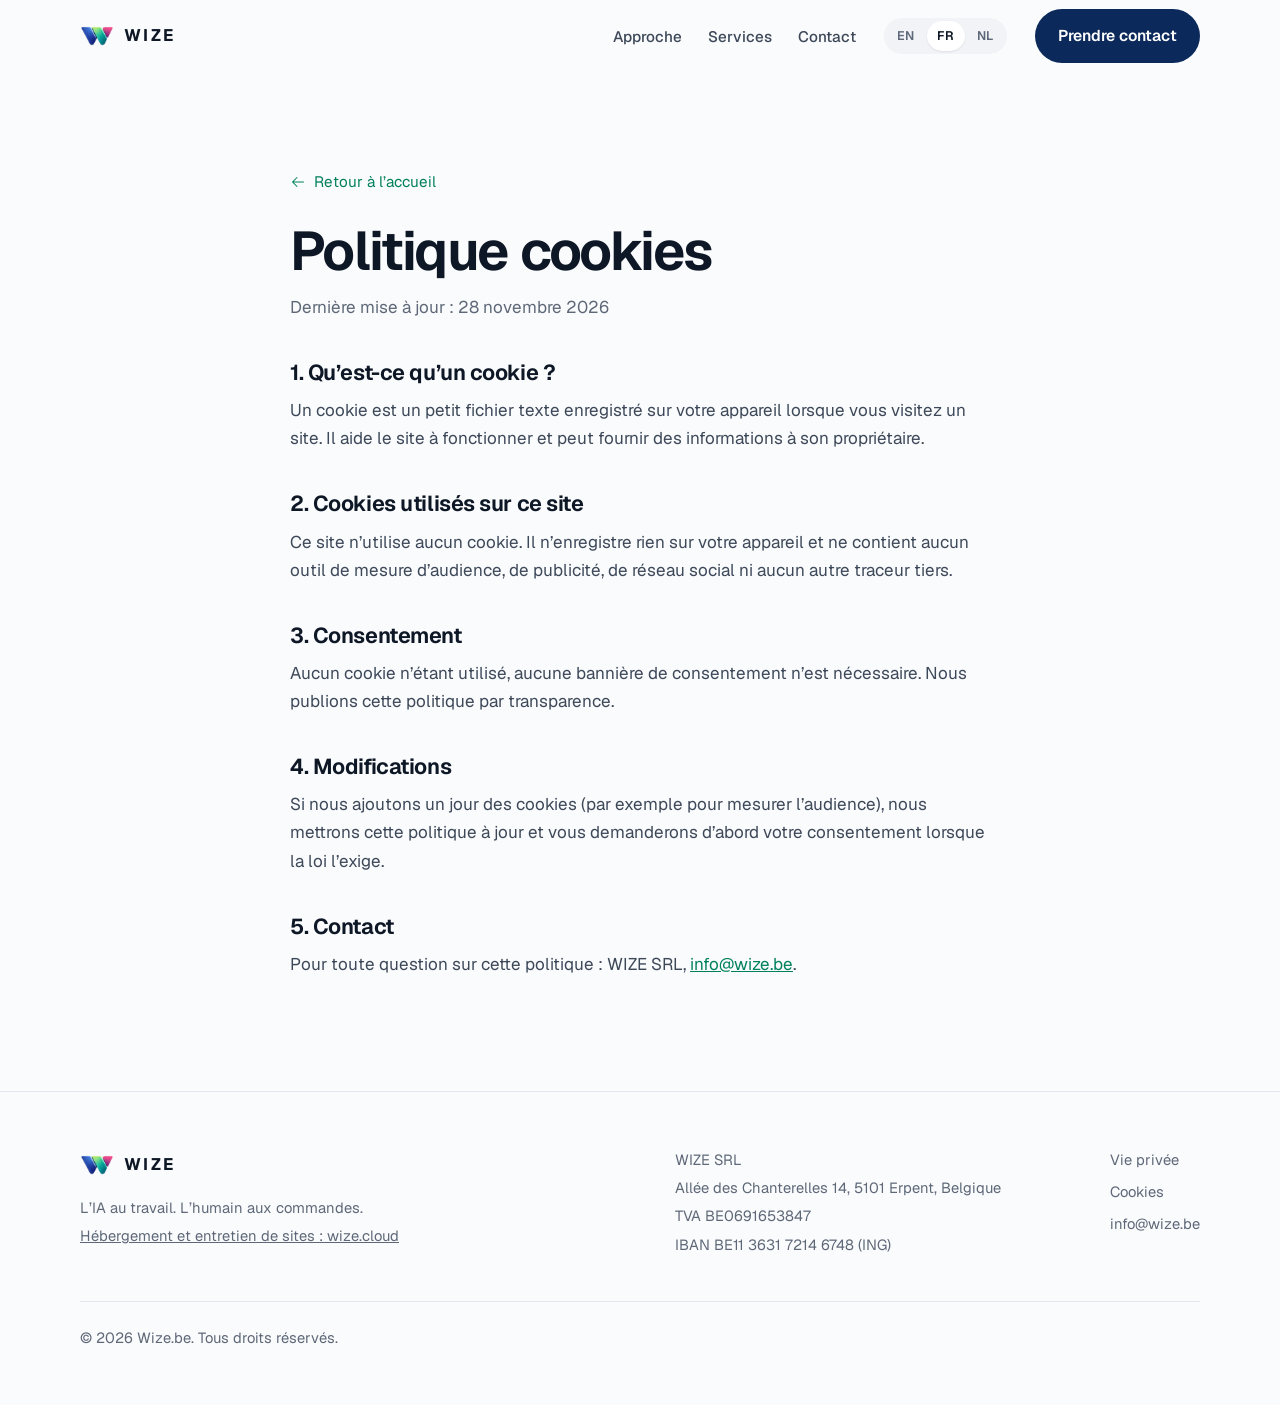
<file: fr/cookies/index.html>
<!doctype html>
<html lang="fr-BE">
<head>
<meta charset="utf-8">
<meta name="viewport" content="width=device-width, initial-scale=1, viewport-fit=cover">
<title>Politique cookies | Wize</title>
<meta name="description" content="Politique cookies, WIZE SRL.">
<meta name="robots" content="noindex, follow">
<link rel="canonical" href="https://www.wize.be/fr/cookies/">
<link rel="alternate" hreflang="en" href="https://www.wize.be/cookie-policy/">
<link rel="alternate" hreflang="fr-BE" href="https://www.wize.be/fr/cookies/">
<link rel="alternate" hreflang="nl-BE" href="https://www.wize.be/nl/cookies/">
<link rel="alternate" hreflang="x-default" href="https://www.wize.be/cookie-policy/">
<meta property="og:type" content="website">
<meta property="og:site_name" content="Wize">
<meta property="og:title" content="Politique cookies | Wize">
<meta property="og:description" content="Politique cookies, WIZE SRL.">
<meta property="og:url" content="https://www.wize.be/fr/cookies/">
<meta property="og:image" content="https://www.wize.be/assets/img/og-wize.png">
<meta property="og:image:width" content="1200">
<meta property="og:image:height" content="630">
<meta name="theme-color" content="#FAFBFC" media="(prefers-color-scheme: light)">
<meta name="theme-color" content="#0A0F1A" media="(prefers-color-scheme: dark)">
<link rel="icon" href="/assets/img/favicon-32.png" sizes="32x32" type="image/png">
<link rel="icon" href="/assets/img/icon-192.png" sizes="192x192" type="image/png">
<link rel="apple-touch-icon" href="/assets/img/apple-touch-icon.png">
<link rel="preload" href="/assets/fonts/geist-latin-wght-normal.woff2" as="font" type="font/woff2" crossorigin>
<link rel="stylesheet" href="/assets/css/wize.css?v=20261017">
<script src="/assets/js/wize.js?v=20261017" defer></script>
</head>
<body>
<a class="skip" href="#main">Aller au contenu</a>
<div class="top-sentinel" aria-hidden="true"></div>
<header class="site-header">
  <div class="wrap header-in">
    <a class="brand" href="/fr/" aria-label="Wize"><img src="/assets/img/icon-192.png" width="34" height="34" alt=""><span>WIZE</span></a>
    <button class="nav-toggle" type="button" aria-controls="nav" aria-expanded="false">
      <span class="sr-only">Menu</span><svg class="icon i-open" aria-hidden="true" focusable="false" xmlns="http://www.w3.org/2000/svg" viewBox="0 0 256 256" fill="currentColor"><path d="M224,128a8,8,0,0,1-8,8H40a8,8,0,0,1,0-16H216A8,8,0,0,1,224,128ZM40,72H216a8,8,0,0,0,0-16H40a8,8,0,0,0,0,16ZM216,184H40a8,8,0,0,0,0,16H216a8,8,0,0,0,0-16Z"/></svg><svg class="icon i-close" aria-hidden="true" focusable="false" xmlns="http://www.w3.org/2000/svg" viewBox="0 0 256 256" fill="currentColor"><path d="M205.66,194.34a8,8,0,0,1-11.32,11.32L128,139.31,61.66,205.66a8,8,0,0,1-11.32-11.32L116.69,128,50.34,61.66A8,8,0,0,1,61.66,50.34L128,116.69l66.34-66.35a8,8,0,0,1,11.32,11.32L139.31,128Z"/></svg>
    </button>
    <nav class="nav" id="nav" aria-label="Navigation">
      <ul class="nav-links">
        <li><a href="/fr/#approche">Approche</a></li>
        <li><a href="/fr/#services">Services</a></li>
        <li><a href="/fr/#contact">Contact</a></li>
      </ul>
      <div class="lang" role="group" aria-label="Langue">
        <a href="/cookie-policy/" hreflang="en" lang="en">EN</a>
        <a href="/fr/cookies/" hreflang="fr-BE" lang="fr-BE" aria-current="true">FR</a>
        <a href="/nl/cookies/" hreflang="nl-BE" lang="nl-BE">NL</a>
      </div>
      <a class="btn btn-primary" href="/fr/#contact">Prendre contact</a>
    </nav>
  </div>
</header>
<main id="main" class="legal">
  <div class="wrap">
    <a class="back" href="/fr/"><svg class="icon" aria-hidden="true" focusable="false" xmlns="http://www.w3.org/2000/svg" viewBox="0 0 256 256" fill="currentColor"><path d="M221.66,133.66l-72,72a8,8,0,0,1-11.32-11.32L196.69,136H40a8,8,0,0,1,0-16H196.69L138.34,61.66a8,8,0,0,1,11.32-11.32l72,72A8,8,0,0,1,221.66,133.66Z"/></svg>Retour à l’accueil</a>
    <h1>Politique cookies</h1>
    <p class="updated">Dernière mise à jour : 28 novembre 2026</p>
    <h2>1. Qu’est-ce qu’un cookie ?</h2>
    <p>Un cookie est un petit fichier texte enregistré sur votre appareil lorsque vous visitez un site. Il aide le site à fonctionner et peut fournir des informations à son propriétaire.</p>
    <h2>2. Cookies utilisés sur ce site</h2>
    <p>Ce site n’utilise aucun cookie. Il n’enregistre rien sur votre appareil et ne contient aucun outil de mesure d’audience, de publicité, de réseau social ni aucun autre traceur tiers.</p>
    <h2>3. Consentement</h2>
    <p>Aucun cookie n’étant utilisé, aucune bannière de consentement n’est nécessaire. Nous publions cette politique par transparence.</p>
    <h2>4. Modifications</h2>
    <p>Si nous ajoutons un jour des cookies (par exemple pour mesurer l’audience), nous mettrons cette politique à jour et vous demanderons d’abord votre consentement lorsque la loi l’exige.</p>
    <h2>5. Contact</h2>
    <p>Pour toute question sur cette politique : WIZE SRL, <a href="mailto:info@wize.be">info@wize.be</a>.</p>
  </div>
</main>
<footer class="site-footer">
  <div class="wrap">
    <div class="footer-grid">
      <div>
        <a class="brand" href="/fr/" aria-label="Wize"><img src="/assets/img/icon-192.png" width="30" height="30" alt="" loading="lazy"><span>WIZE</span></a>
        <p>L’IA au travail. L’humain aux commandes.</p>
        <p><a href="https://wize.cloud/">Hébergement et entretien de sites : wize.cloud</a></p>
      </div>
      <div>
        <p>WIZE SRL</p>
        <p>Allée des Chanterelles 14, 5101 Erpent, Belgique</p>
        <p>TVA BE0691653847</p>
        <p>IBAN BE11 3631 7214 6748 (ING)</p>
      </div>
      <nav aria-label="Informations légales">
        <ul class="footer-links">
          <li><a href="/fr/vie-privee/">Vie privée</a></li>
          <li><a href="/fr/cookies/">Cookies</a></li>
          <li><a href="mailto:info@wize.be">info@wize.be</a></li>
        </ul>
      </nav>
    </div>
    <p class="footer-bottom">&copy; 2026 Wize.be. Tous droits réservés.</p>
  </div>
</footer>
</body>
</html>
</file>
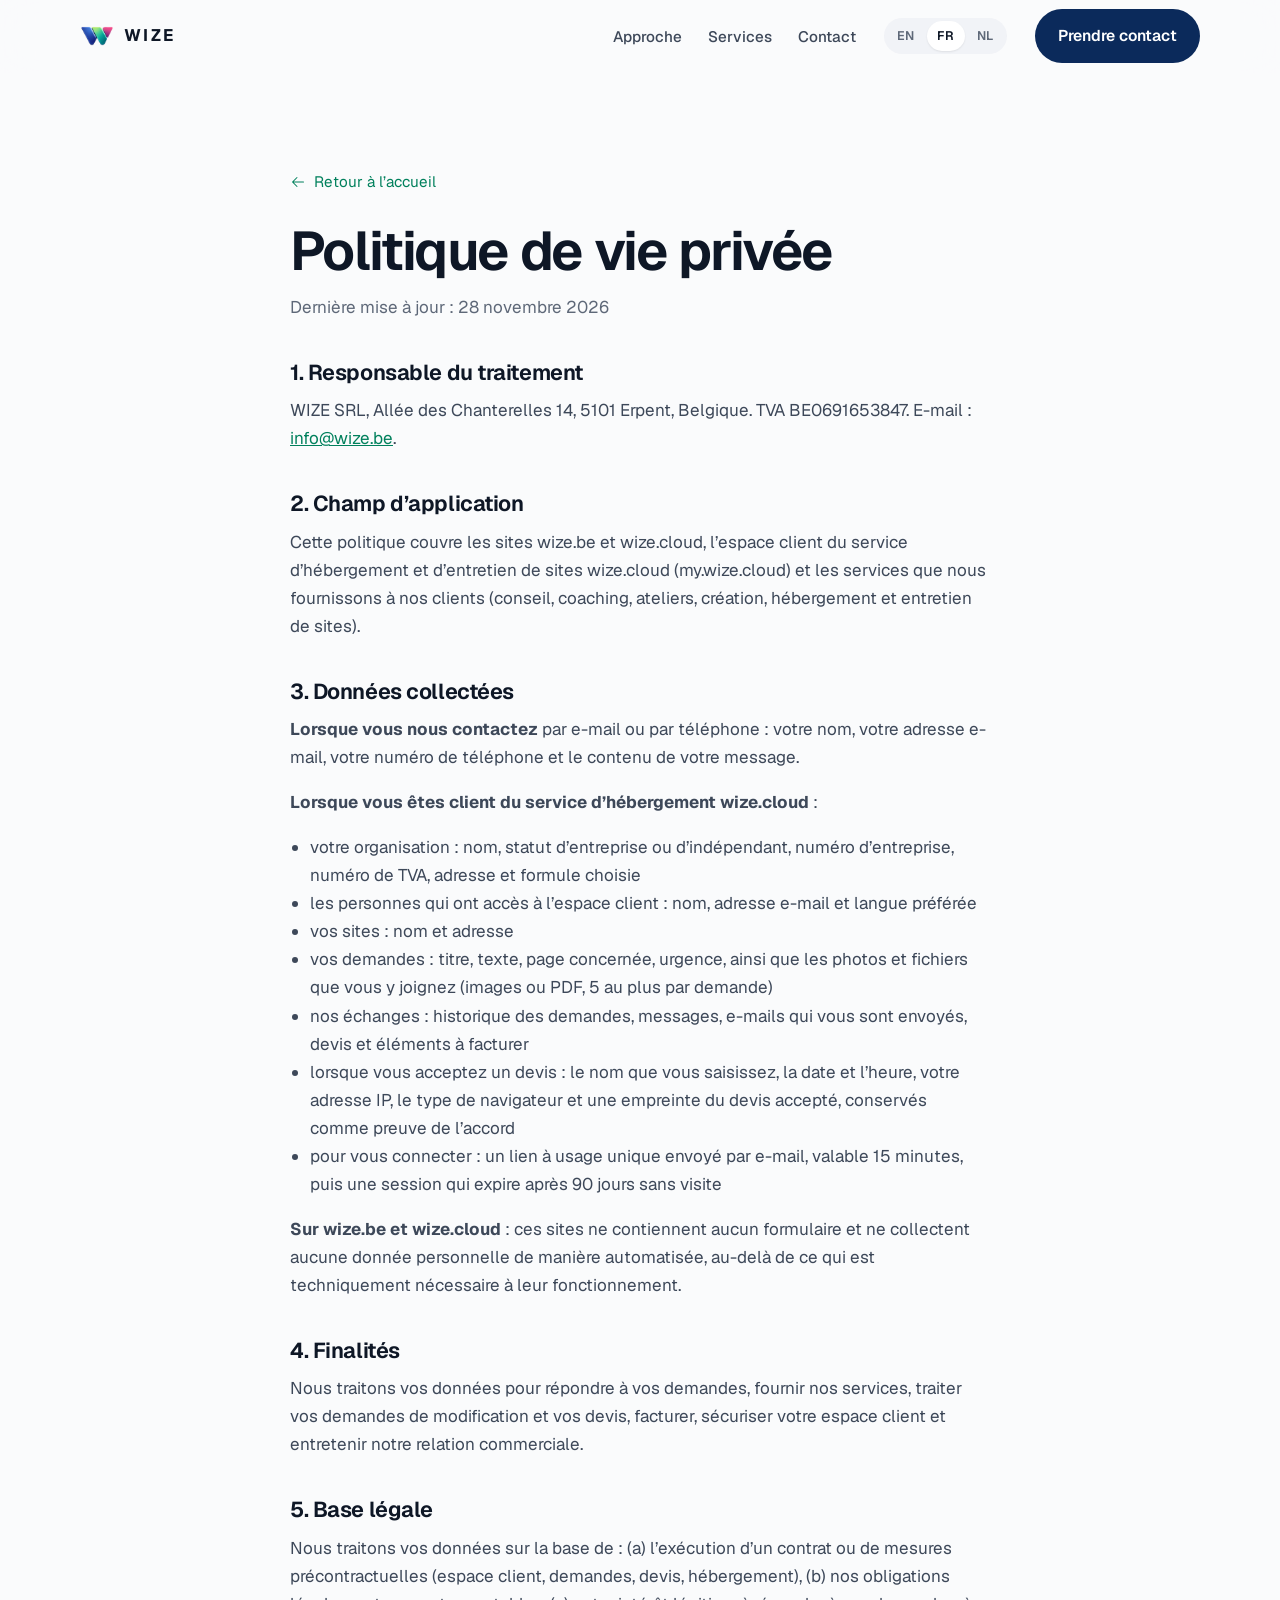
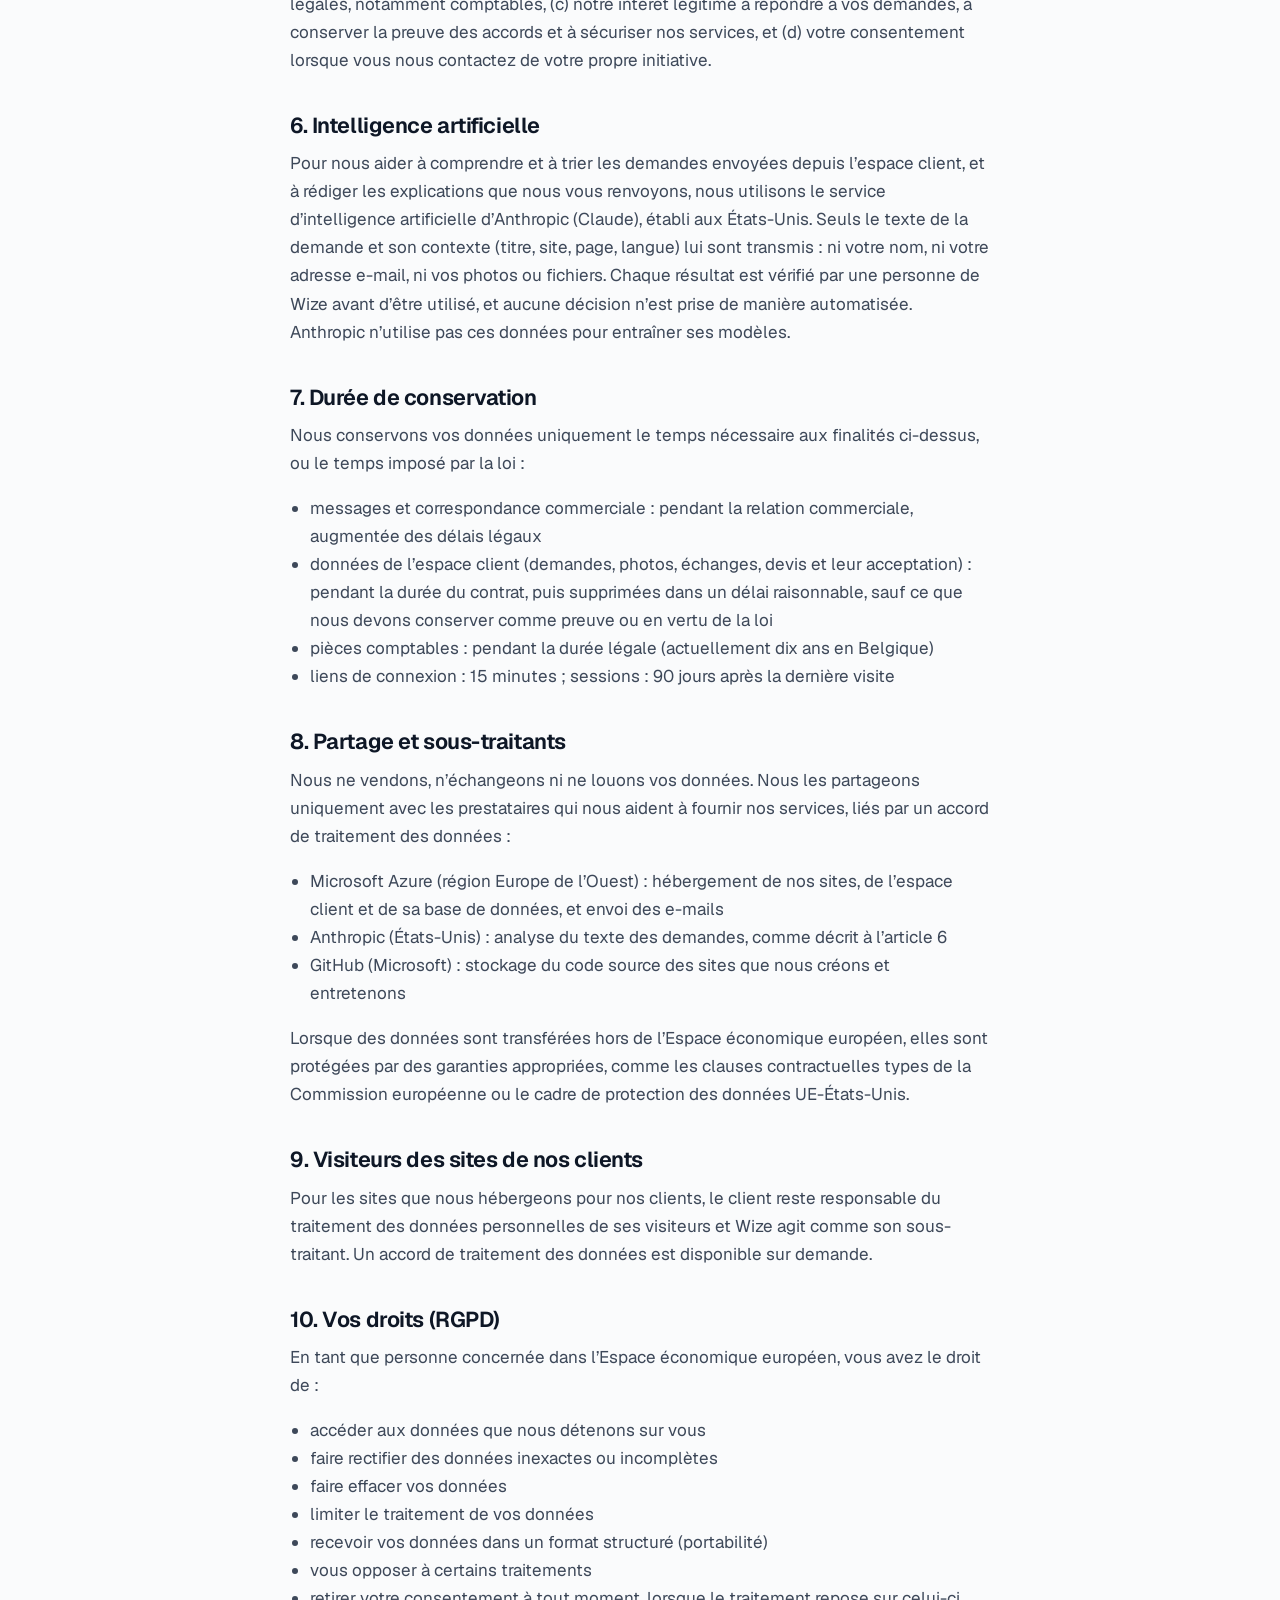
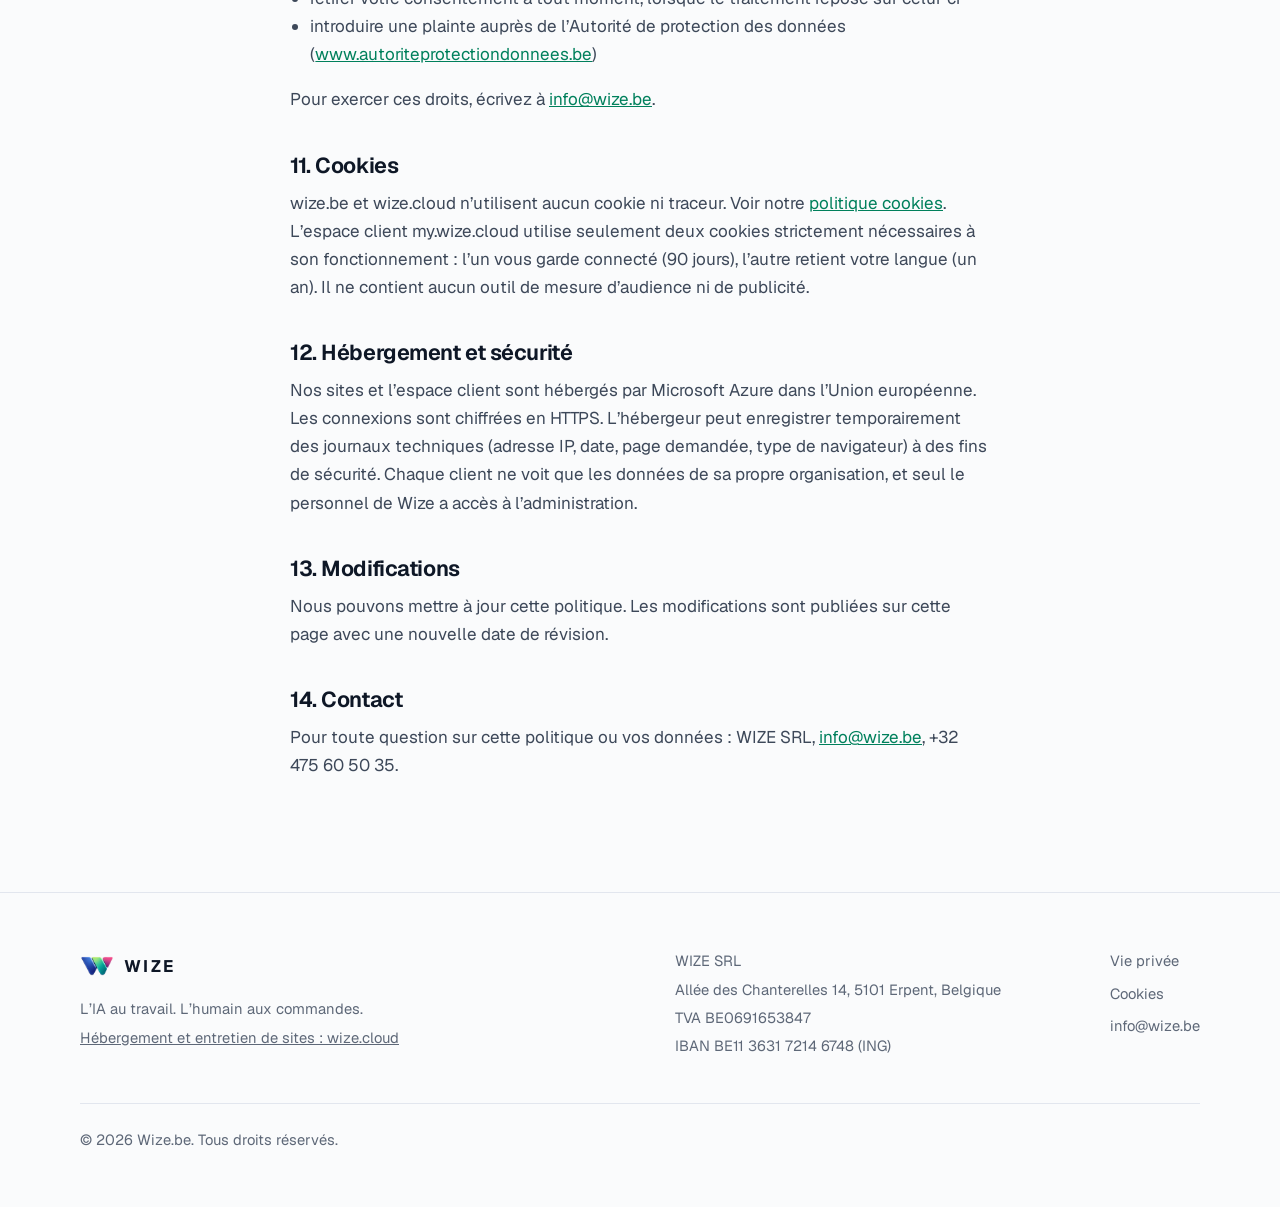
<file: fr/vie-privee/index.html>
<!doctype html>
<html lang="fr-BE">
<head>
<meta charset="utf-8">
<meta name="viewport" content="width=device-width, initial-scale=1, viewport-fit=cover">
<title>Politique de vie privée | Wize</title>
<meta name="description" content="Politique de vie privée, WIZE SRL.">
<meta name="robots" content="noindex, follow">
<link rel="canonical" href="https://www.wize.be/fr/vie-privee/">
<link rel="alternate" hreflang="en" href="https://www.wize.be/privacy-policy/">
<link rel="alternate" hreflang="fr-BE" href="https://www.wize.be/fr/vie-privee/">
<link rel="alternate" hreflang="nl-BE" href="https://www.wize.be/nl/privacy/">
<link rel="alternate" hreflang="x-default" href="https://www.wize.be/privacy-policy/">
<meta property="og:type" content="website">
<meta property="og:site_name" content="Wize">
<meta property="og:title" content="Politique de vie privée | Wize">
<meta property="og:description" content="Politique de vie privée, WIZE SRL.">
<meta property="og:url" content="https://www.wize.be/fr/vie-privee/">
<meta property="og:image" content="https://www.wize.be/assets/img/og-wize.png">
<meta property="og:image:width" content="1200">
<meta property="og:image:height" content="630">
<meta name="theme-color" content="#FAFBFC" media="(prefers-color-scheme: light)">
<meta name="theme-color" content="#0A0F1A" media="(prefers-color-scheme: dark)">
<link rel="icon" href="/assets/img/favicon-32.png" sizes="32x32" type="image/png">
<link rel="icon" href="/assets/img/icon-192.png" sizes="192x192" type="image/png">
<link rel="apple-touch-icon" href="/assets/img/apple-touch-icon.png">
<link rel="preload" href="/assets/fonts/geist-latin-wght-normal.woff2" as="font" type="font/woff2" crossorigin>
<link rel="stylesheet" href="/assets/css/wize.css?v=20261017">
<script src="/assets/js/wize.js?v=20261017" defer></script>
</head>
<body>
<a class="skip" href="#main">Aller au contenu</a>
<div class="top-sentinel" aria-hidden="true"></div>
<header class="site-header">
  <div class="wrap header-in">
    <a class="brand" href="/fr/" aria-label="Wize"><img src="/assets/img/icon-192.png" width="34" height="34" alt=""><span>WIZE</span></a>
    <button class="nav-toggle" type="button" aria-controls="nav" aria-expanded="false">
      <span class="sr-only">Menu</span><svg class="icon i-open" aria-hidden="true" focusable="false" xmlns="http://www.w3.org/2000/svg" viewBox="0 0 256 256" fill="currentColor"><path d="M224,128a8,8,0,0,1-8,8H40a8,8,0,0,1,0-16H216A8,8,0,0,1,224,128ZM40,72H216a8,8,0,0,0,0-16H40a8,8,0,0,0,0,16ZM216,184H40a8,8,0,0,0,0,16H216a8,8,0,0,0,0-16Z"/></svg><svg class="icon i-close" aria-hidden="true" focusable="false" xmlns="http://www.w3.org/2000/svg" viewBox="0 0 256 256" fill="currentColor"><path d="M205.66,194.34a8,8,0,0,1-11.32,11.32L128,139.31,61.66,205.66a8,8,0,0,1-11.32-11.32L116.69,128,50.34,61.66A8,8,0,0,1,61.66,50.34L128,116.69l66.34-66.35a8,8,0,0,1,11.32,11.32L139.31,128Z"/></svg>
    </button>
    <nav class="nav" id="nav" aria-label="Navigation">
      <ul class="nav-links">
        <li><a href="/fr/#approche">Approche</a></li>
        <li><a href="/fr/#services">Services</a></li>
        <li><a href="/fr/#contact">Contact</a></li>
      </ul>
      <div class="lang" role="group" aria-label="Langue">
        <a href="/privacy-policy/" hreflang="en" lang="en">EN</a>
        <a href="/fr/vie-privee/" hreflang="fr-BE" lang="fr-BE" aria-current="true">FR</a>
        <a href="/nl/privacy/" hreflang="nl-BE" lang="nl-BE">NL</a>
      </div>
      <a class="btn btn-primary" href="/fr/#contact">Prendre contact</a>
    </nav>
  </div>
</header>
<main id="main" class="legal">
  <div class="wrap">
    <a class="back" href="/fr/"><svg class="icon" aria-hidden="true" focusable="false" xmlns="http://www.w3.org/2000/svg" viewBox="0 0 256 256" fill="currentColor"><path d="M221.66,133.66l-72,72a8,8,0,0,1-11.32-11.32L196.69,136H40a8,8,0,0,1,0-16H196.69L138.34,61.66a8,8,0,0,1,11.32-11.32l72,72A8,8,0,0,1,221.66,133.66Z"/></svg>Retour à l’accueil</a>
    <h1>Politique de vie privée</h1>
    <p class="updated">Dernière mise à jour : 28 novembre 2026</p>
    <h2>1. Responsable du traitement</h2>
    <p>WIZE SRL, Allée des Chanterelles 14, 5101 Erpent, Belgique. TVA BE0691653847. E-mail : <a href="mailto:info@wize.be">info@wize.be</a>.</p>
    <h2>2. Champ d’application</h2>
    <p>Cette politique couvre les sites wize.be et wize.cloud, l’espace client du service d’hébergement et d’entretien de sites wize.cloud (my.wize.cloud) et les services que nous fournissons à nos clients (conseil, coaching, ateliers, création, hébergement et entretien de sites).</p>
    <h2>3. Données collectées</h2>
    <p><strong>Lorsque vous nous contactez</strong> par e-mail ou par téléphone : votre nom, votre adresse e-mail, votre numéro de téléphone et le contenu de votre message.</p>
    <p><strong>Lorsque vous êtes client du service d’hébergement wize.cloud</strong> :</p>
    <ul>
      <li>votre organisation : nom, statut d’entreprise ou d’indépendant, numéro d’entreprise, numéro de TVA, adresse et formule choisie</li>
      <li>les personnes qui ont accès à l’espace client : nom, adresse e-mail et langue préférée</li>
      <li>vos sites : nom et adresse</li>
      <li>vos demandes : titre, texte, page concernée, urgence, ainsi que les photos et fichiers que vous y joignez (images ou PDF, 5 au plus par demande)</li>
      <li>nos échanges : historique des demandes, messages, e-mails qui vous sont envoyés, devis et éléments à facturer</li>
      <li>lorsque vous acceptez un devis : le nom que vous saisissez, la date et l’heure, votre adresse IP, le type de navigateur et une empreinte du devis accepté, conservés comme preuve de l’accord</li>
      <li>pour vous connecter : un lien à usage unique envoyé par e-mail, valable 15 minutes, puis une session qui expire après 90 jours sans visite</li>
    </ul>
    <p><strong>Sur wize.be et wize.cloud</strong> : ces sites ne contiennent aucun formulaire et ne collectent aucune donnée personnelle de manière automatisée, au-delà de ce qui est techniquement nécessaire à leur fonctionnement.</p>
    <h2>4. Finalités</h2>
    <p>Nous traitons vos données pour répondre à vos demandes, fournir nos services, traiter vos demandes de modification et vos devis, facturer, sécuriser votre espace client et entretenir notre relation commerciale.</p>
    <h2>5. Base légale</h2>
    <p>Nous traitons vos données sur la base de : (a) l’exécution d’un contrat ou de mesures précontractuelles (espace client, demandes, devis, hébergement), (b) nos obligations légales, notamment comptables, (c) notre intérêt légitime à répondre à vos demandes, à conserver la preuve des accords et à sécuriser nos services, et (d) votre consentement lorsque vous nous contactez de votre propre initiative.</p>
    <h2>6. Intelligence artificielle</h2>
    <p>Pour nous aider à comprendre et à trier les demandes envoyées depuis l’espace client, et à rédiger les explications que nous vous renvoyons, nous utilisons le service d’intelligence artificielle d’Anthropic (Claude), établi aux États-Unis. Seuls le texte de la demande et son contexte (titre, site, page, langue) lui sont transmis : ni votre nom, ni votre adresse e-mail, ni vos photos ou fichiers. Chaque résultat est vérifié par une personne de Wize avant d’être utilisé, et aucune décision n’est prise de manière automatisée. Anthropic n’utilise pas ces données pour entraîner ses modèles.</p>
    <h2>7. Durée de conservation</h2>
    <p>Nous conservons vos données uniquement le temps nécessaire aux finalités ci-dessus, ou le temps imposé par la loi :</p>
    <ul>
      <li>messages et correspondance commerciale : pendant la relation commerciale, augmentée des délais légaux</li>
      <li>données de l’espace client (demandes, photos, échanges, devis et leur acceptation) : pendant la durée du contrat, puis supprimées dans un délai raisonnable, sauf ce que nous devons conserver comme preuve ou en vertu de la loi</li>
      <li>pièces comptables : pendant la durée légale (actuellement dix ans en Belgique)</li>
      <li>liens de connexion : 15 minutes ; sessions : 90 jours après la dernière visite</li>
    </ul>
    <h2>8. Partage et sous-traitants</h2>
    <p>Nous ne vendons, n’échangeons ni ne louons vos données. Nous les partageons uniquement avec les prestataires qui nous aident à fournir nos services, liés par un accord de traitement des données :</p>
    <ul>
      <li>Microsoft Azure (région Europe de l’Ouest) : hébergement de nos sites, de l’espace client et de sa base de données, et envoi des e-mails</li>
      <li>Anthropic (États-Unis) : analyse du texte des demandes, comme décrit à l’article 6</li>
      <li>GitHub (Microsoft) : stockage du code source des sites que nous créons et entretenons</li>
    </ul>
    <p>Lorsque des données sont transférées hors de l’Espace économique européen, elles sont protégées par des garanties appropriées, comme les clauses contractuelles types de la Commission européenne ou le cadre de protection des données UE-États-Unis.</p>
    <h2>9. Visiteurs des sites de nos clients</h2>
    <p>Pour les sites que nous hébergeons pour nos clients, le client reste responsable du traitement des données personnelles de ses visiteurs et Wize agit comme son sous-traitant. Un accord de traitement des données est disponible sur demande.</p>
    <h2>10. Vos droits (RGPD)</h2>
    <p>En tant que personne concernée dans l’Espace économique européen, vous avez le droit de :</p>
    <ul>
      <li>accéder aux données que nous détenons sur vous</li>
      <li>faire rectifier des données inexactes ou incomplètes</li>
      <li>faire effacer vos données</li>
      <li>limiter le traitement de vos données</li>
      <li>recevoir vos données dans un format structuré (portabilité)</li>
      <li>vous opposer à certains traitements</li>
      <li>retirer votre consentement à tout moment, lorsque le traitement repose sur celui-ci</li>
      <li>introduire une plainte auprès de l’Autorité de protection des données (<a href="https://www.autoriteprotectiondonnees.be/" rel="noopener">www.autoriteprotectiondonnees.be</a>)</li>
    </ul>
    <p>Pour exercer ces droits, écrivez à <a href="mailto:info@wize.be">info@wize.be</a>.</p>
    <h2>11. Cookies</h2>
    <p>wize.be et wize.cloud n’utilisent aucun cookie ni traceur. Voir notre <a href="/fr/cookies/">politique cookies</a>. L’espace client my.wize.cloud utilise seulement deux cookies strictement nécessaires à son fonctionnement : l’un vous garde connecté (90 jours), l’autre retient votre langue (un an). Il ne contient aucun outil de mesure d’audience ni de publicité.</p>
    <h2>12. Hébergement et sécurité</h2>
    <p>Nos sites et l’espace client sont hébergés par Microsoft Azure dans l’Union européenne. Les connexions sont chiffrées en HTTPS. L’hébergeur peut enregistrer temporairement des journaux techniques (adresse IP, date, page demandée, type de navigateur) à des fins de sécurité. Chaque client ne voit que les données de sa propre organisation, et seul le personnel de Wize a accès à l’administration.</p>
    <h2>13. Modifications</h2>
    <p>Nous pouvons mettre à jour cette politique. Les modifications sont publiées sur cette page avec une nouvelle date de révision.</p>
    <h2>14. Contact</h2>
    <p>Pour toute question sur cette politique ou vos données : WIZE SRL, <a href="mailto:info@wize.be">info@wize.be</a>, +32 475 60 50 35.</p>
  </div>
</main>
<footer class="site-footer">
  <div class="wrap">
    <div class="footer-grid">
      <div>
        <a class="brand" href="/fr/" aria-label="Wize"><img src="/assets/img/icon-192.png" width="30" height="30" alt="" loading="lazy"><span>WIZE</span></a>
        <p>L’IA au travail. L’humain aux commandes.</p>
        <p><a href="https://wize.cloud/">Hébergement et entretien de sites : wize.cloud</a></p>
      </div>
      <div>
        <p>WIZE SRL</p>
        <p>Allée des Chanterelles 14, 5101 Erpent, Belgique</p>
        <p>TVA BE0691653847</p>
        <p>IBAN BE11 3631 7214 6748 (ING)</p>
      </div>
      <nav aria-label="Informations légales">
        <ul class="footer-links">
          <li><a href="/fr/vie-privee/">Vie privée</a></li>
          <li><a href="/fr/cookies/">Cookies</a></li>
          <li><a href="mailto:info@wize.be">info@wize.be</a></li>
        </ul>
      </nav>
    </div>
    <p class="footer-bottom">&copy; 2026 Wize.be. Tous droits réservés.</p>
  </div>
</footer>
</body>
</html>
</file>
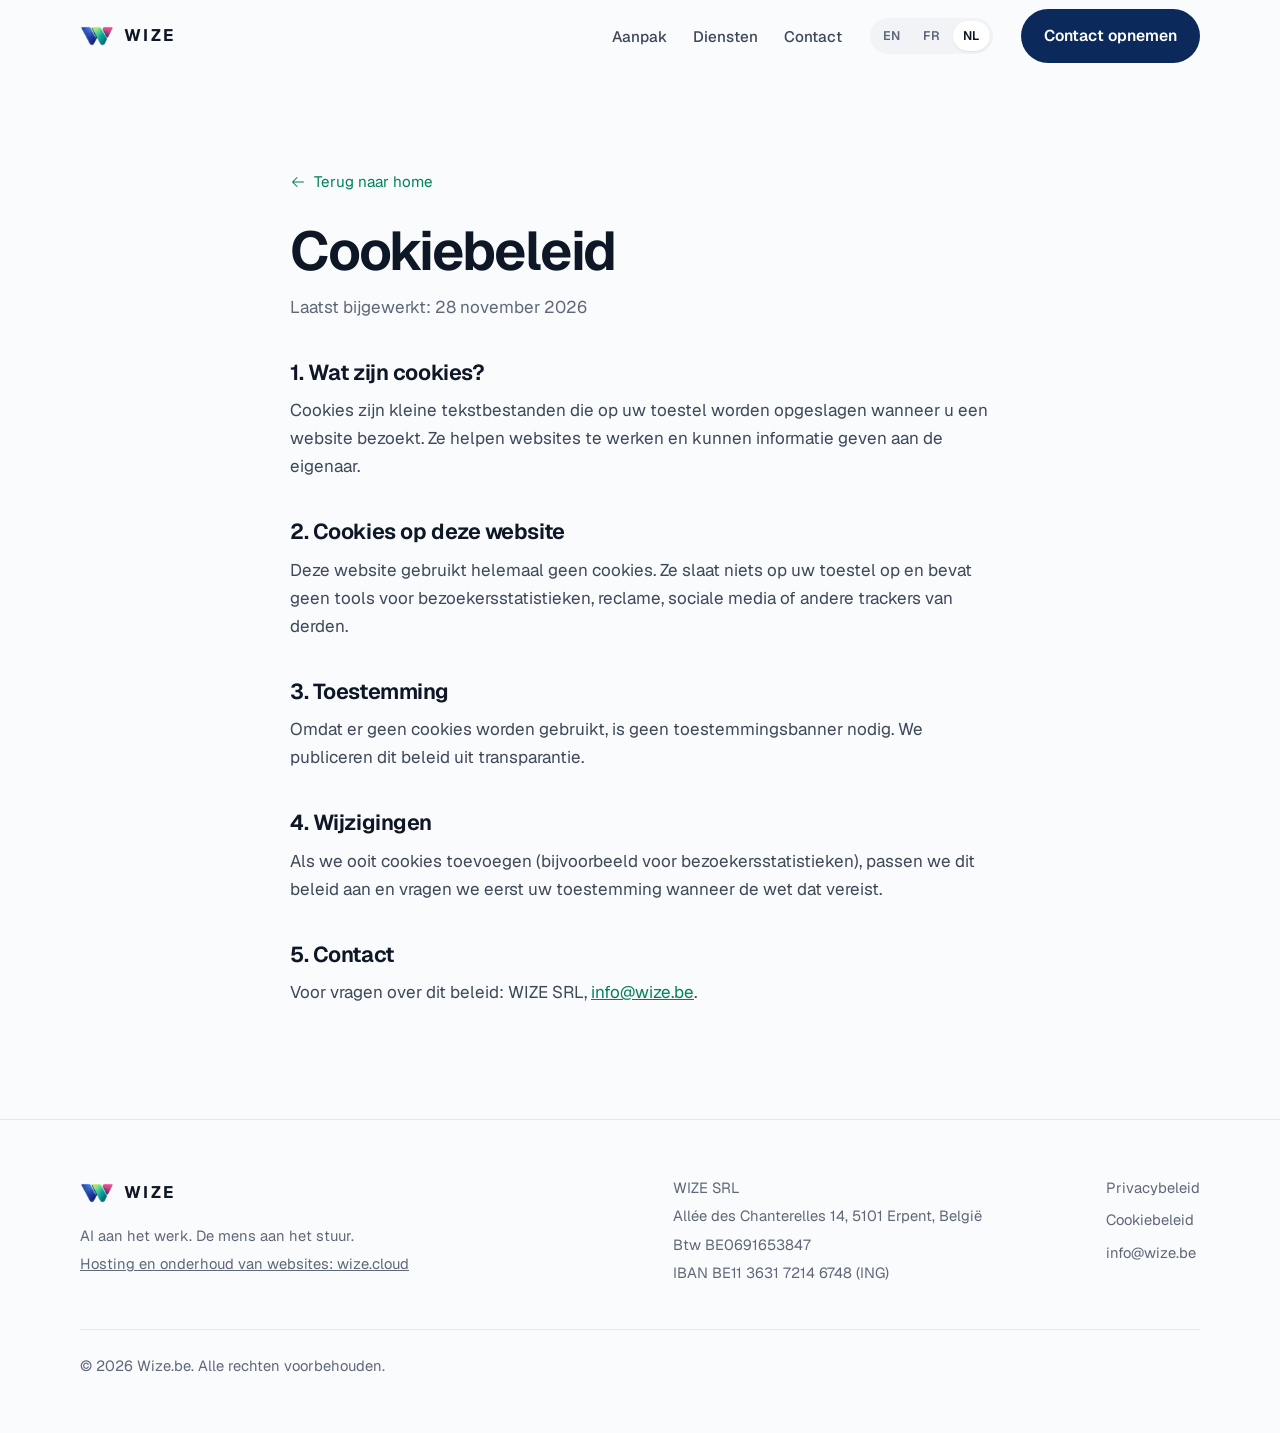
<file: nl/cookies/index.html>
<!doctype html>
<html lang="nl-BE">
<head>
<meta charset="utf-8">
<meta name="viewport" content="width=device-width, initial-scale=1, viewport-fit=cover">
<title>Cookiebeleid | Wize</title>
<meta name="description" content="Cookiebeleid, WIZE SRL.">
<meta name="robots" content="noindex, follow">
<link rel="canonical" href="https://www.wize.be/nl/cookies/">
<link rel="alternate" hreflang="en" href="https://www.wize.be/cookie-policy/">
<link rel="alternate" hreflang="fr-BE" href="https://www.wize.be/fr/cookies/">
<link rel="alternate" hreflang="nl-BE" href="https://www.wize.be/nl/cookies/">
<link rel="alternate" hreflang="x-default" href="https://www.wize.be/cookie-policy/">
<meta property="og:type" content="website">
<meta property="og:site_name" content="Wize">
<meta property="og:title" content="Cookiebeleid | Wize">
<meta property="og:description" content="Cookiebeleid, WIZE SRL.">
<meta property="og:url" content="https://www.wize.be/nl/cookies/">
<meta property="og:image" content="https://www.wize.be/assets/img/og-wize.png">
<meta property="og:image:width" content="1200">
<meta property="og:image:height" content="630">
<meta name="theme-color" content="#FAFBFC" media="(prefers-color-scheme: light)">
<meta name="theme-color" content="#0A0F1A" media="(prefers-color-scheme: dark)">
<link rel="icon" href="/assets/img/favicon-32.png" sizes="32x32" type="image/png">
<link rel="icon" href="/assets/img/icon-192.png" sizes="192x192" type="image/png">
<link rel="apple-touch-icon" href="/assets/img/apple-touch-icon.png">
<link rel="preload" href="/assets/fonts/geist-latin-wght-normal.woff2" as="font" type="font/woff2" crossorigin>
<link rel="stylesheet" href="/assets/css/wize.css?v=20261017">
<script src="/assets/js/wize.js?v=20261017" defer></script>
</head>
<body>
<a class="skip" href="#main">Naar de inhoud</a>
<div class="top-sentinel" aria-hidden="true"></div>
<header class="site-header">
  <div class="wrap header-in">
    <a class="brand" href="/nl/" aria-label="Wize"><img src="/assets/img/icon-192.png" width="34" height="34" alt=""><span>WIZE</span></a>
    <button class="nav-toggle" type="button" aria-controls="nav" aria-expanded="false">
      <span class="sr-only">Menu</span><svg class="icon i-open" aria-hidden="true" focusable="false" xmlns="http://www.w3.org/2000/svg" viewBox="0 0 256 256" fill="currentColor"><path d="M224,128a8,8,0,0,1-8,8H40a8,8,0,0,1,0-16H216A8,8,0,0,1,224,128ZM40,72H216a8,8,0,0,0,0-16H40a8,8,0,0,0,0,16ZM216,184H40a8,8,0,0,0,0,16H216a8,8,0,0,0,0-16Z"/></svg><svg class="icon i-close" aria-hidden="true" focusable="false" xmlns="http://www.w3.org/2000/svg" viewBox="0 0 256 256" fill="currentColor"><path d="M205.66,194.34a8,8,0,0,1-11.32,11.32L128,139.31,61.66,205.66a8,8,0,0,1-11.32-11.32L116.69,128,50.34,61.66A8,8,0,0,1,61.66,50.34L128,116.69l66.34-66.35a8,8,0,0,1,11.32,11.32L139.31,128Z"/></svg>
    </button>
    <nav class="nav" id="nav" aria-label="Navigation">
      <ul class="nav-links">
        <li><a href="/nl/#aanpak">Aanpak</a></li>
        <li><a href="/nl/#diensten">Diensten</a></li>
        <li><a href="/nl/#contact">Contact</a></li>
      </ul>
      <div class="lang" role="group" aria-label="Taal">
        <a href="/cookie-policy/" hreflang="en" lang="en">EN</a>
        <a href="/fr/cookies/" hreflang="fr-BE" lang="fr-BE">FR</a>
        <a href="/nl/cookies/" hreflang="nl-BE" lang="nl-BE" aria-current="true">NL</a>
      </div>
      <a class="btn btn-primary" href="/nl/#contact">Contact opnemen</a>
    </nav>
  </div>
</header>
<main id="main" class="legal">
  <div class="wrap">
    <a class="back" href="/nl/"><svg class="icon" aria-hidden="true" focusable="false" xmlns="http://www.w3.org/2000/svg" viewBox="0 0 256 256" fill="currentColor"><path d="M221.66,133.66l-72,72a8,8,0,0,1-11.32-11.32L196.69,136H40a8,8,0,0,1,0-16H196.69L138.34,61.66a8,8,0,0,1,11.32-11.32l72,72A8,8,0,0,1,221.66,133.66Z"/></svg>Terug naar home</a>
    <h1>Cookiebeleid</h1>
    <p class="updated">Laatst bijgewerkt: 28 november 2026</p>
    <h2>1. Wat zijn cookies?</h2>
    <p>Cookies zijn kleine tekstbestanden die op uw toestel worden opgeslagen wanneer u een website bezoekt. Ze helpen websites te werken en kunnen informatie geven aan de eigenaar.</p>
    <h2>2. Cookies op deze website</h2>
    <p>Deze website gebruikt helemaal geen cookies. Ze slaat niets op uw toestel op en bevat geen tools voor bezoekersstatistieken, reclame, sociale media of andere trackers van derden.</p>
    <h2>3. Toestemming</h2>
    <p>Omdat er geen cookies worden gebruikt, is geen toestemmingsbanner nodig. We publiceren dit beleid uit transparantie.</p>
    <h2>4. Wijzigingen</h2>
    <p>Als we ooit cookies toevoegen (bijvoorbeeld voor bezoekersstatistieken), passen we dit beleid aan en vragen we eerst uw toestemming wanneer de wet dat vereist.</p>
    <h2>5. Contact</h2>
    <p>Voor vragen over dit beleid: WIZE SRL, <a href="mailto:info@wize.be">info@wize.be</a>.</p>
  </div>
</main>
<footer class="site-footer">
  <div class="wrap">
    <div class="footer-grid">
      <div>
        <a class="brand" href="/nl/" aria-label="Wize"><img src="/assets/img/icon-192.png" width="30" height="30" alt="" loading="lazy"><span>WIZE</span></a>
        <p>AI aan het werk. De mens aan het stuur.</p>
        <p><a href="https://wize.cloud/nl/">Hosting en onderhoud van websites: wize.cloud</a></p>
      </div>
      <div>
        <p>WIZE SRL</p>
        <p>Allée des Chanterelles 14, 5101 Erpent, België</p>
        <p>Btw BE0691653847</p>
        <p>IBAN BE11 3631 7214 6748 (ING)</p>
      </div>
      <nav aria-label="Juridisch">
        <ul class="footer-links">
          <li><a href="/nl/privacy/">Privacybeleid</a></li>
          <li><a href="/nl/cookies/">Cookiebeleid</a></li>
          <li><a href="mailto:info@wize.be">info@wize.be</a></li>
        </ul>
      </nav>
    </div>
    <p class="footer-bottom">&copy; 2026 Wize.be. Alle rechten voorbehouden.</p>
  </div>
</footer>
</body>
</html>
</file>
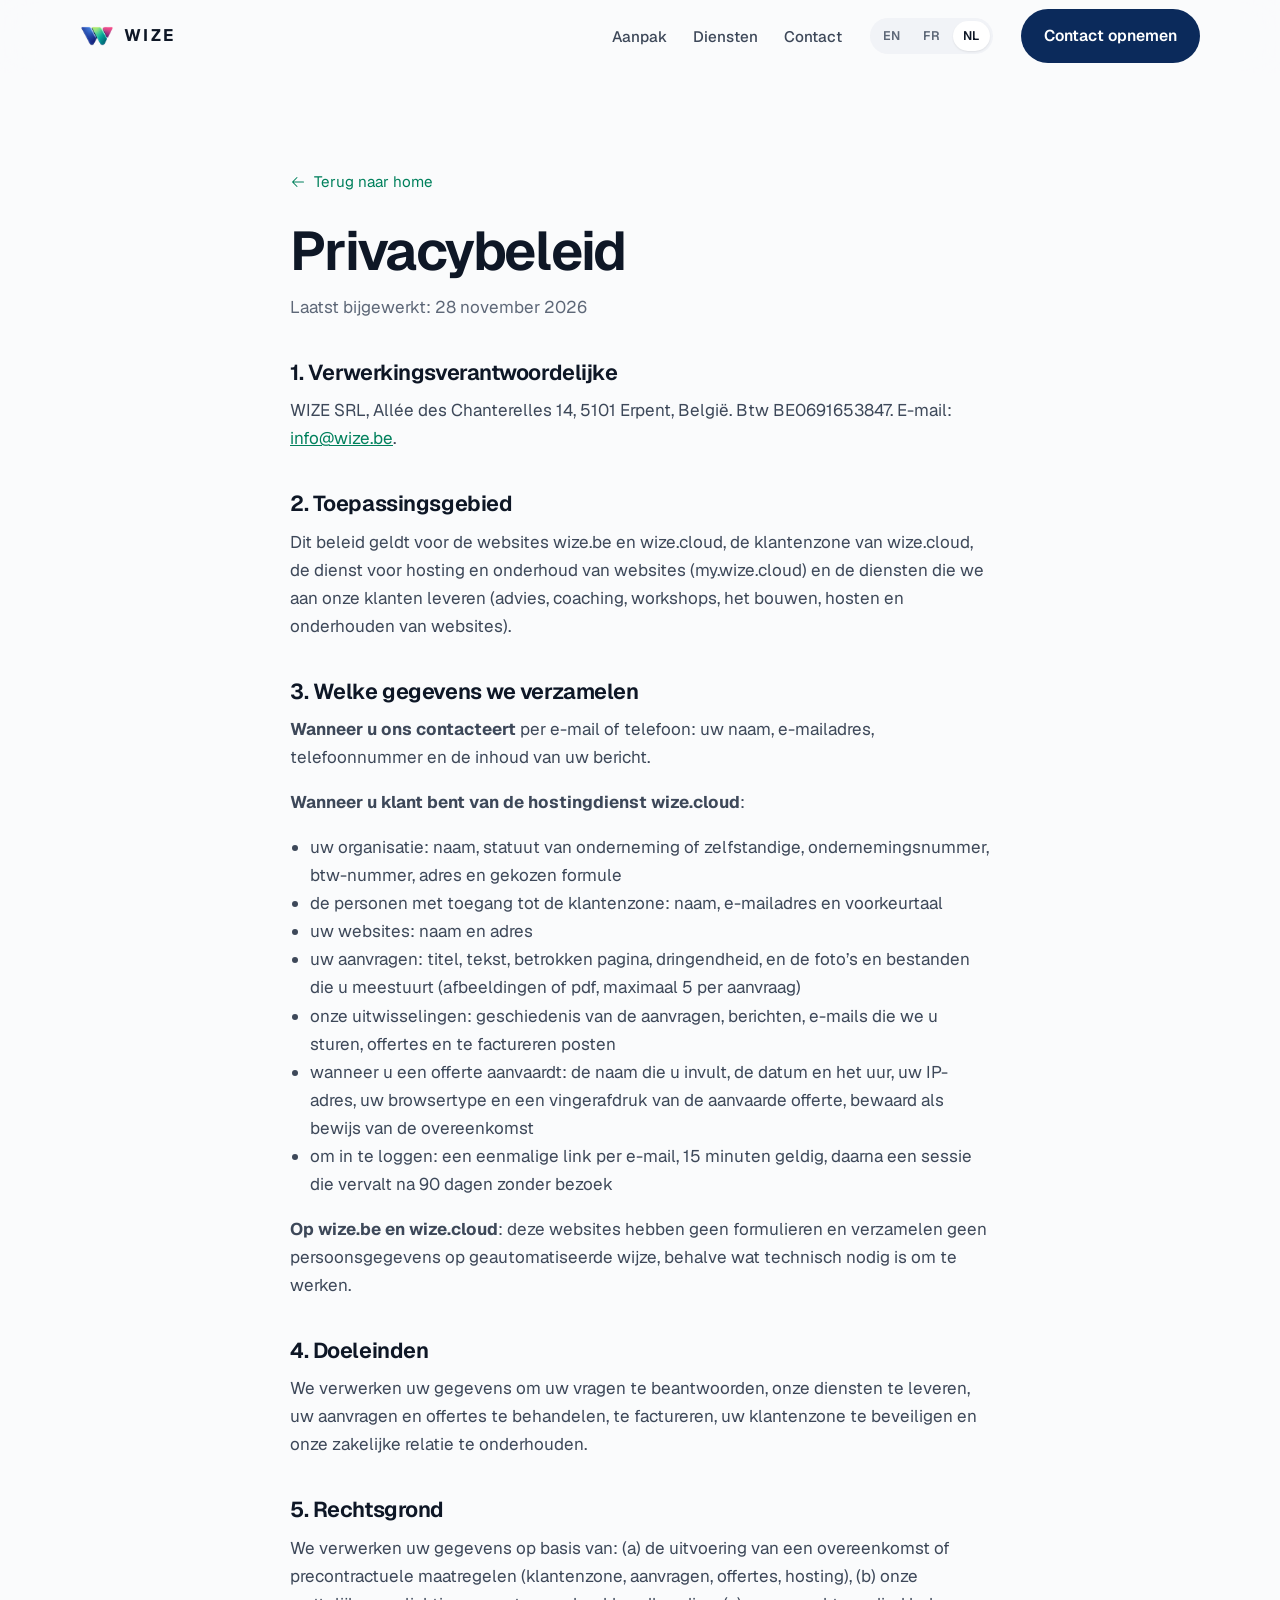
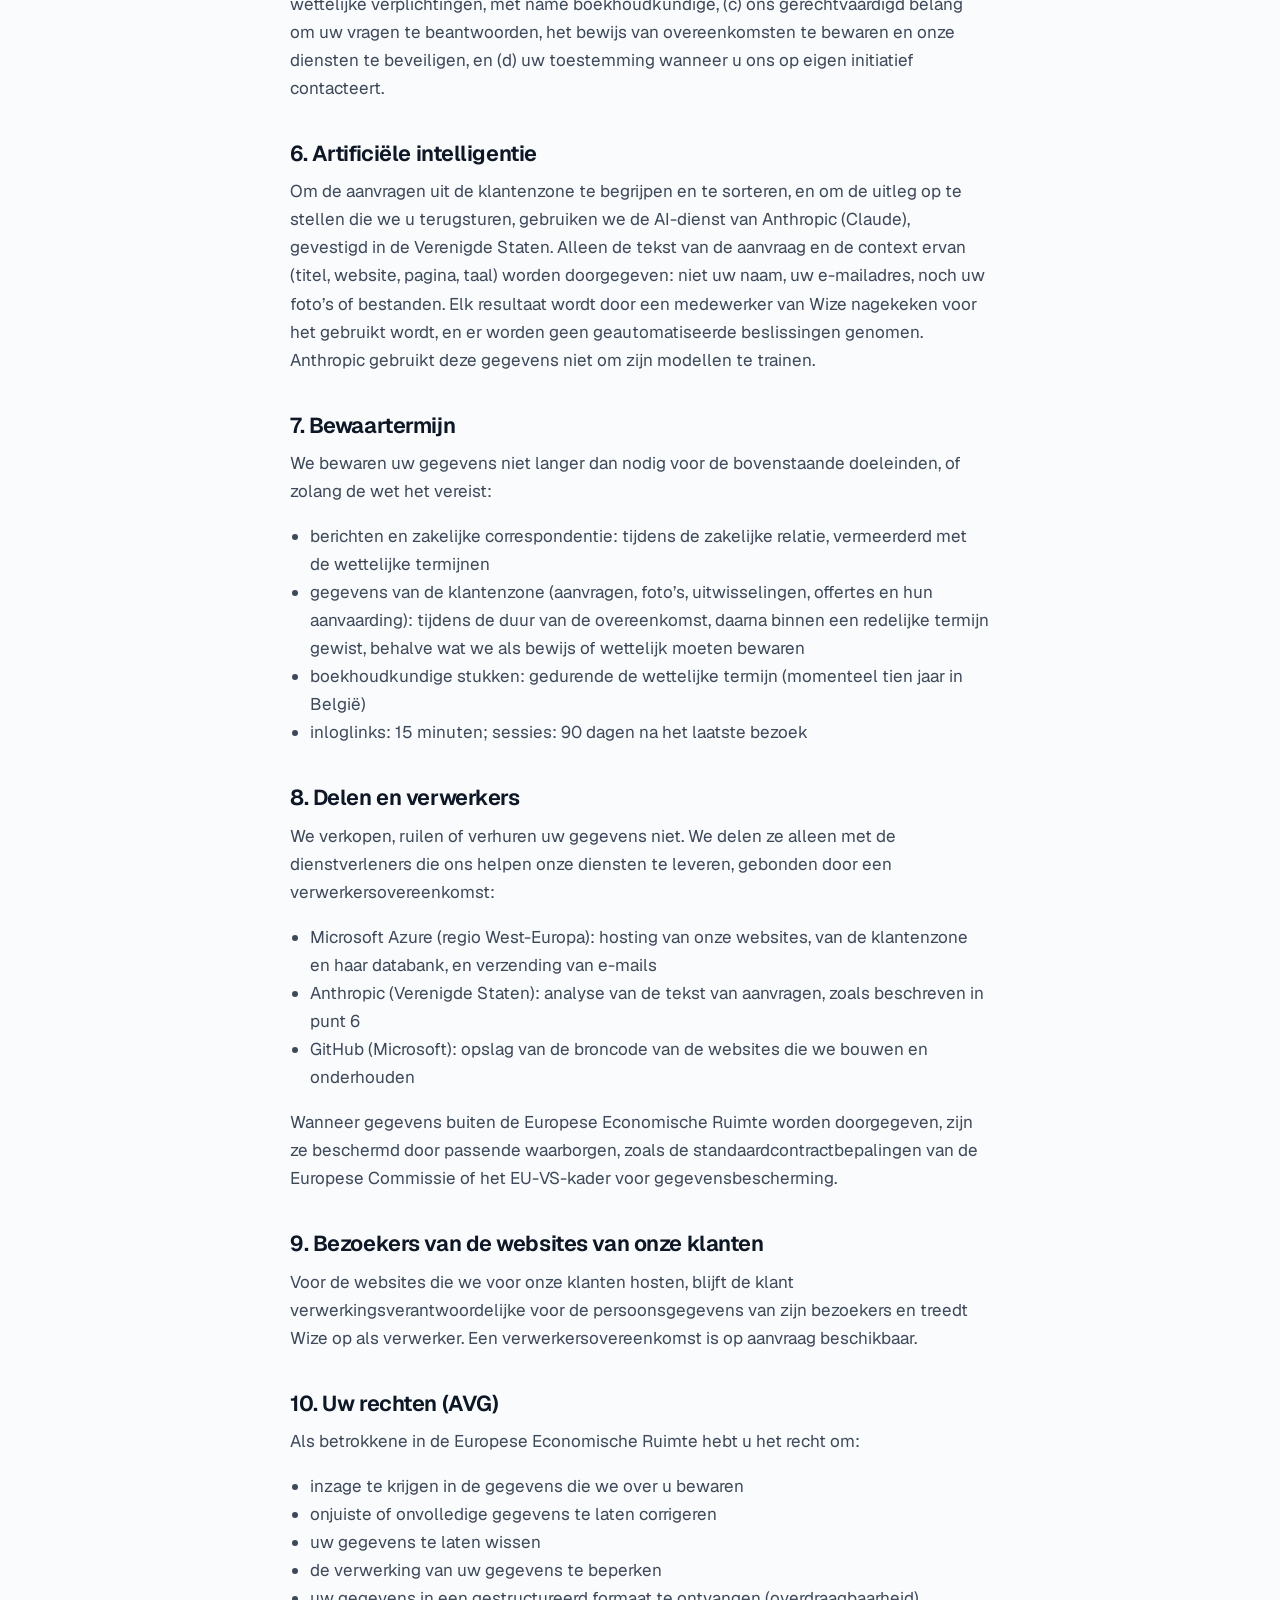
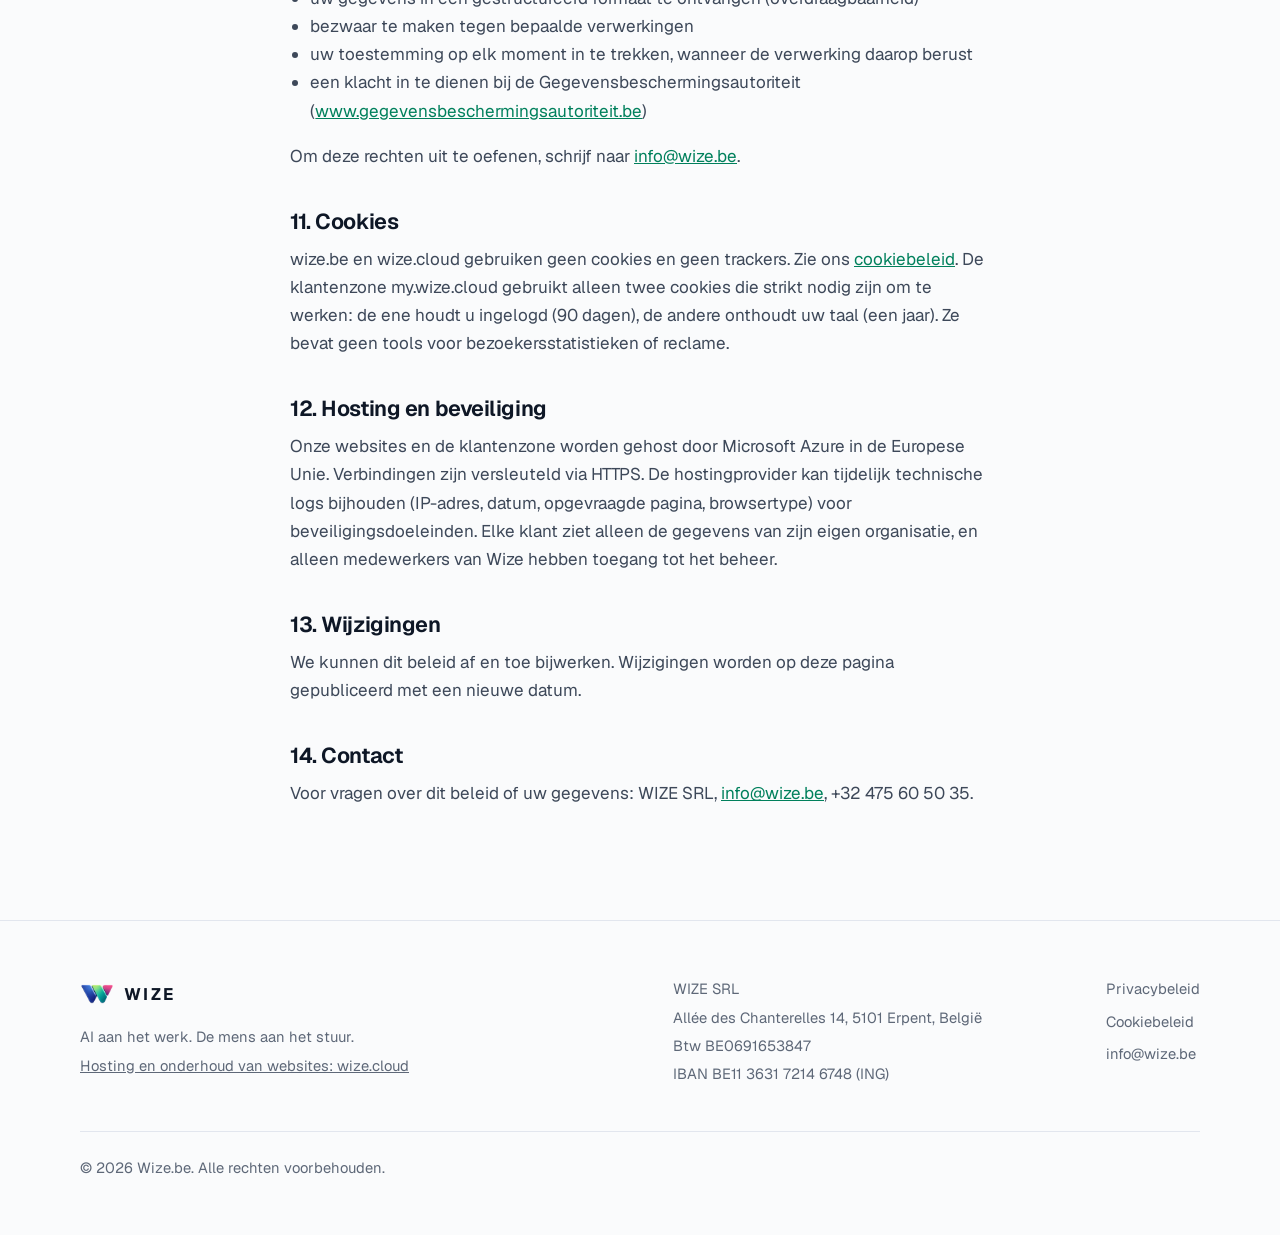
<file: nl/privacy/index.html>
<!doctype html>
<html lang="nl-BE">
<head>
<meta charset="utf-8">
<meta name="viewport" content="width=device-width, initial-scale=1, viewport-fit=cover">
<title>Privacybeleid | Wize</title>
<meta name="description" content="Privacybeleid, WIZE SRL.">
<meta name="robots" content="noindex, follow">
<link rel="canonical" href="https://www.wize.be/nl/privacy/">
<link rel="alternate" hreflang="en" href="https://www.wize.be/privacy-policy/">
<link rel="alternate" hreflang="fr-BE" href="https://www.wize.be/fr/vie-privee/">
<link rel="alternate" hreflang="nl-BE" href="https://www.wize.be/nl/privacy/">
<link rel="alternate" hreflang="x-default" href="https://www.wize.be/privacy-policy/">
<meta property="og:type" content="website">
<meta property="og:site_name" content="Wize">
<meta property="og:title" content="Privacybeleid | Wize">
<meta property="og:description" content="Privacybeleid, WIZE SRL.">
<meta property="og:url" content="https://www.wize.be/nl/privacy/">
<meta property="og:image" content="https://www.wize.be/assets/img/og-wize.png">
<meta property="og:image:width" content="1200">
<meta property="og:image:height" content="630">
<meta name="theme-color" content="#FAFBFC" media="(prefers-color-scheme: light)">
<meta name="theme-color" content="#0A0F1A" media="(prefers-color-scheme: dark)">
<link rel="icon" href="/assets/img/favicon-32.png" sizes="32x32" type="image/png">
<link rel="icon" href="/assets/img/icon-192.png" sizes="192x192" type="image/png">
<link rel="apple-touch-icon" href="/assets/img/apple-touch-icon.png">
<link rel="preload" href="/assets/fonts/geist-latin-wght-normal.woff2" as="font" type="font/woff2" crossorigin>
<link rel="stylesheet" href="/assets/css/wize.css?v=20261017">
<script src="/assets/js/wize.js?v=20261017" defer></script>
</head>
<body>
<a class="skip" href="#main">Naar de inhoud</a>
<div class="top-sentinel" aria-hidden="true"></div>
<header class="site-header">
  <div class="wrap header-in">
    <a class="brand" href="/nl/" aria-label="Wize"><img src="/assets/img/icon-192.png" width="34" height="34" alt=""><span>WIZE</span></a>
    <button class="nav-toggle" type="button" aria-controls="nav" aria-expanded="false">
      <span class="sr-only">Menu</span><svg class="icon i-open" aria-hidden="true" focusable="false" xmlns="http://www.w3.org/2000/svg" viewBox="0 0 256 256" fill="currentColor"><path d="M224,128a8,8,0,0,1-8,8H40a8,8,0,0,1,0-16H216A8,8,0,0,1,224,128ZM40,72H216a8,8,0,0,0,0-16H40a8,8,0,0,0,0,16ZM216,184H40a8,8,0,0,0,0,16H216a8,8,0,0,0,0-16Z"/></svg><svg class="icon i-close" aria-hidden="true" focusable="false" xmlns="http://www.w3.org/2000/svg" viewBox="0 0 256 256" fill="currentColor"><path d="M205.66,194.34a8,8,0,0,1-11.32,11.32L128,139.31,61.66,205.66a8,8,0,0,1-11.32-11.32L116.69,128,50.34,61.66A8,8,0,0,1,61.66,50.34L128,116.69l66.34-66.35a8,8,0,0,1,11.32,11.32L139.31,128Z"/></svg>
    </button>
    <nav class="nav" id="nav" aria-label="Navigation">
      <ul class="nav-links">
        <li><a href="/nl/#aanpak">Aanpak</a></li>
        <li><a href="/nl/#diensten">Diensten</a></li>
        <li><a href="/nl/#contact">Contact</a></li>
      </ul>
      <div class="lang" role="group" aria-label="Taal">
        <a href="/privacy-policy/" hreflang="en" lang="en">EN</a>
        <a href="/fr/vie-privee/" hreflang="fr-BE" lang="fr-BE">FR</a>
        <a href="/nl/privacy/" hreflang="nl-BE" lang="nl-BE" aria-current="true">NL</a>
      </div>
      <a class="btn btn-primary" href="/nl/#contact">Contact opnemen</a>
    </nav>
  </div>
</header>
<main id="main" class="legal">
  <div class="wrap">
    <a class="back" href="/nl/"><svg class="icon" aria-hidden="true" focusable="false" xmlns="http://www.w3.org/2000/svg" viewBox="0 0 256 256" fill="currentColor"><path d="M221.66,133.66l-72,72a8,8,0,0,1-11.32-11.32L196.69,136H40a8,8,0,0,1,0-16H196.69L138.34,61.66a8,8,0,0,1,11.32-11.32l72,72A8,8,0,0,1,221.66,133.66Z"/></svg>Terug naar home</a>
    <h1>Privacybeleid</h1>
    <p class="updated">Laatst bijgewerkt: 28 november 2026</p>
    <h2>1. Verwerkingsverantwoordelijke</h2>
    <p>WIZE SRL, Allée des Chanterelles 14, 5101 Erpent, België. Btw BE0691653847. E-mail: <a href="mailto:info@wize.be">info@wize.be</a>.</p>
    <h2>2. Toepassingsgebied</h2>
    <p>Dit beleid geldt voor de websites wize.be en wize.cloud, de klantenzone van wize.cloud, de dienst voor hosting en onderhoud van websites (my.wize.cloud) en de diensten die we aan onze klanten leveren (advies, coaching, workshops, het bouwen, hosten en onderhouden van websites).</p>
    <h2>3. Welke gegevens we verzamelen</h2>
    <p><strong>Wanneer u ons contacteert</strong> per e-mail of telefoon: uw naam, e-mailadres, telefoonnummer en de inhoud van uw bericht.</p>
    <p><strong>Wanneer u klant bent van de hostingdienst wize.cloud</strong>:</p>
    <ul>
      <li>uw organisatie: naam, statuut van onderneming of zelfstandige, ondernemingsnummer, btw-nummer, adres en gekozen formule</li>
      <li>de personen met toegang tot de klantenzone: naam, e-mailadres en voorkeurtaal</li>
      <li>uw websites: naam en adres</li>
      <li>uw aanvragen: titel, tekst, betrokken pagina, dringendheid, en de foto’s en bestanden die u meestuurt (afbeeldingen of pdf, maximaal 5 per aanvraag)</li>
      <li>onze uitwisselingen: geschiedenis van de aanvragen, berichten, e-mails die we u sturen, offertes en te factureren posten</li>
      <li>wanneer u een offerte aanvaardt: de naam die u invult, de datum en het uur, uw IP-adres, uw browsertype en een vingerafdruk van de aanvaarde offerte, bewaard als bewijs van de overeenkomst</li>
      <li>om in te loggen: een eenmalige link per e-mail, 15 minuten geldig, daarna een sessie die vervalt na 90 dagen zonder bezoek</li>
    </ul>
    <p><strong>Op wize.be en wize.cloud</strong>: deze websites hebben geen formulieren en verzamelen geen persoonsgegevens op geautomatiseerde wijze, behalve wat technisch nodig is om te werken.</p>
    <h2>4. Doeleinden</h2>
    <p>We verwerken uw gegevens om uw vragen te beantwoorden, onze diensten te leveren, uw aanvragen en offertes te behandelen, te factureren, uw klantenzone te beveiligen en onze zakelijke relatie te onderhouden.</p>
    <h2>5. Rechtsgrond</h2>
    <p>We verwerken uw gegevens op basis van: (a) de uitvoering van een overeenkomst of precontractuele maatregelen (klantenzone, aanvragen, offertes, hosting), (b) onze wettelijke verplichtingen, met name boekhoudkundige, (c) ons gerechtvaardigd belang om uw vragen te beantwoorden, het bewijs van overeenkomsten te bewaren en onze diensten te beveiligen, en (d) uw toestemming wanneer u ons op eigen initiatief contacteert.</p>
    <h2>6. Artificiële intelligentie</h2>
    <p>Om de aanvragen uit de klantenzone te begrijpen en te sorteren, en om de uitleg op te stellen die we u terugsturen, gebruiken we de AI-dienst van Anthropic (Claude), gevestigd in de Verenigde Staten. Alleen de tekst van de aanvraag en de context ervan (titel, website, pagina, taal) worden doorgegeven: niet uw naam, uw e-mailadres, noch uw foto’s of bestanden. Elk resultaat wordt door een medewerker van Wize nagekeken voor het gebruikt wordt, en er worden geen geautomatiseerde beslissingen genomen. Anthropic gebruikt deze gegevens niet om zijn modellen te trainen.</p>
    <h2>7. Bewaartermijn</h2>
    <p>We bewaren uw gegevens niet langer dan nodig voor de bovenstaande doeleinden, of zolang de wet het vereist:</p>
    <ul>
      <li>berichten en zakelijke correspondentie: tijdens de zakelijke relatie, vermeerderd met de wettelijke termijnen</li>
      <li>gegevens van de klantenzone (aanvragen, foto’s, uitwisselingen, offertes en hun aanvaarding): tijdens de duur van de overeenkomst, daarna binnen een redelijke termijn gewist, behalve wat we als bewijs of wettelijk moeten bewaren</li>
      <li>boekhoudkundige stukken: gedurende de wettelijke termijn (momenteel tien jaar in België)</li>
      <li>inloglinks: 15 minuten; sessies: 90 dagen na het laatste bezoek</li>
    </ul>
    <h2>8. Delen en verwerkers</h2>
    <p>We verkopen, ruilen of verhuren uw gegevens niet. We delen ze alleen met de dienstverleners die ons helpen onze diensten te leveren, gebonden door een verwerkersovereenkomst:</p>
    <ul>
      <li>Microsoft Azure (regio West-Europa): hosting van onze websites, van de klantenzone en haar databank, en verzending van e-mails</li>
      <li>Anthropic (Verenigde Staten): analyse van de tekst van aanvragen, zoals beschreven in punt 6</li>
      <li>GitHub (Microsoft): opslag van de broncode van de websites die we bouwen en onderhouden</li>
    </ul>
    <p>Wanneer gegevens buiten de Europese Economische Ruimte worden doorgegeven, zijn ze beschermd door passende waarborgen, zoals de standaardcontractbepalingen van de Europese Commissie of het EU-VS-kader voor gegevensbescherming.</p>
    <h2>9. Bezoekers van de websites van onze klanten</h2>
    <p>Voor de websites die we voor onze klanten hosten, blijft de klant verwerkingsverantwoordelijke voor de persoonsgegevens van zijn bezoekers en treedt Wize op als verwerker. Een verwerkersovereenkomst is op aanvraag beschikbaar.</p>
    <h2>10. Uw rechten (AVG)</h2>
    <p>Als betrokkene in de Europese Economische Ruimte hebt u het recht om:</p>
    <ul>
      <li>inzage te krijgen in de gegevens die we over u bewaren</li>
      <li>onjuiste of onvolledige gegevens te laten corrigeren</li>
      <li>uw gegevens te laten wissen</li>
      <li>de verwerking van uw gegevens te beperken</li>
      <li>uw gegevens in een gestructureerd formaat te ontvangen (overdraagbaarheid)</li>
      <li>bezwaar te maken tegen bepaalde verwerkingen</li>
      <li>uw toestemming op elk moment in te trekken, wanneer de verwerking daarop berust</li>
      <li>een klacht in te dienen bij de Gegevensbeschermingsautoriteit (<a href="https://www.gegevensbeschermingsautoriteit.be/" rel="noopener">www.gegevensbeschermingsautoriteit.be</a>)</li>
    </ul>
    <p>Om deze rechten uit te oefenen, schrijf naar <a href="mailto:info@wize.be">info@wize.be</a>.</p>
    <h2>11. Cookies</h2>
    <p>wize.be en wize.cloud gebruiken geen cookies en geen trackers. Zie ons <a href="/nl/cookies/">cookiebeleid</a>. De klantenzone my.wize.cloud gebruikt alleen twee cookies die strikt nodig zijn om te werken: de ene houdt u ingelogd (90 dagen), de andere onthoudt uw taal (een jaar). Ze bevat geen tools voor bezoekersstatistieken of reclame.</p>
    <h2>12. Hosting en beveiliging</h2>
    <p>Onze websites en de klantenzone worden gehost door Microsoft Azure in de Europese Unie. Verbindingen zijn versleuteld via HTTPS. De hostingprovider kan tijdelijk technische logs bijhouden (IP-adres, datum, opgevraagde pagina, browsertype) voor beveiligingsdoeleinden. Elke klant ziet alleen de gegevens van zijn eigen organisatie, en alleen medewerkers van Wize hebben toegang tot het beheer.</p>
    <h2>13. Wijzigingen</h2>
    <p>We kunnen dit beleid af en toe bijwerken. Wijzigingen worden op deze pagina gepubliceerd met een nieuwe datum.</p>
    <h2>14. Contact</h2>
    <p>Voor vragen over dit beleid of uw gegevens: WIZE SRL, <a href="mailto:info@wize.be">info@wize.be</a>, +32 475 60 50 35.</p>
  </div>
</main>
<footer class="site-footer">
  <div class="wrap">
    <div class="footer-grid">
      <div>
        <a class="brand" href="/nl/" aria-label="Wize"><img src="/assets/img/icon-192.png" width="30" height="30" alt="" loading="lazy"><span>WIZE</span></a>
        <p>AI aan het werk. De mens aan het stuur.</p>
        <p><a href="https://wize.cloud/nl/">Hosting en onderhoud van websites: wize.cloud</a></p>
      </div>
      <div>
        <p>WIZE SRL</p>
        <p>Allée des Chanterelles 14, 5101 Erpent, België</p>
        <p>Btw BE0691653847</p>
        <p>IBAN BE11 3631 7214 6748 (ING)</p>
      </div>
      <nav aria-label="Juridisch">
        <ul class="footer-links">
          <li><a href="/nl/privacy/">Privacybeleid</a></li>
          <li><a href="/nl/cookies/">Cookiebeleid</a></li>
          <li><a href="mailto:info@wize.be">info@wize.be</a></li>
        </ul>
      </nav>
    </div>
    <p class="footer-bottom">&copy; 2026 Wize.be. Alle rechten voorbehouden.</p>
  </div>
</footer>
</body>
</html>
</file>
<file: assets/css/wize.css>
/* =========================================================
   WIZE · wize.be
   Feuille de style unique partagée par les pages EN, FR et NL.
   Police Geist auto-hébergée (aucun appel externe : conforme RGPD).
   Thème clair / sombre automatique selon le système.
   ========================================================= */

@font-face{font-family:"Geist";font-style:normal;font-weight:100 900;font-display:swap;
  src:url(../fonts/geist-latin-wght-normal.woff2) format("woff2");
  unicode-range:U+0000-00FF,U+0131,U+0152-0153,U+02BB-02BC,U+02C6,U+02DA,U+02DC,U+0304,U+0308,U+0329,U+2000-206F,U+20AC,U+2122,U+2191,U+2193,U+2212,U+2215,U+FEFF,U+FFFD}
@font-face{font-family:"Geist";font-style:normal;font-weight:100 900;font-display:swap;
  src:url(../fonts/geist-latin-ext-wght-normal.woff2) format("woff2");
  unicode-range:U+0100-02BA,U+02BD-02C5,U+02C7-02CC,U+02CE-02D7,U+02DD-02FF,U+1E00-1E9F,U+1EF2-1EFF,U+2020,U+20A0-20AB,U+20AD-20C0,U+2113,U+2C60-2C7F,U+A720-A7FF}

:root{
  /* Couleurs de la marque WIZE (logo 2026) */
  --blue:#0B2A5B; --blue-2:#163D7A;
  --emerald:#00A878; --emerald-ink:#00805C;
  --magenta:#D6006D; --magenta-2:#E84A9A;

  --bg:#FAFBFC; --surface:#FFFFFF; --surface-2:#F1F3F7;
  --ink:#0E1726; --ink-2:#3D4859; --ink-3:#5E6878;
  --line:#E2E6EE;
  --accent:var(--emerald-ink);
  --tint-blue:#EAF0FA; --tint-emerald:#E6F6F0; --tint-magenta:#FCEBF3;
  --shadow:0 30px 60px -30px rgba(11,42,91,.25);

  --sans:"Geist",-apple-system,BlinkMacSystemFont,"Segoe UI",Roboto,Helvetica,Arial,sans-serif;
  --wrap:1200px; --gutter:clamp(16px,4vw,40px);
  --r-sm:10px; --r-md:18px; --r-lg:28px;
  --ease:cubic-bezier(.16,1,.3,1);
  color-scheme:light dark;
}
@media (prefers-color-scheme:dark){
  :root{
    --bg:#0A0F1A; --surface:#111827; --surface-2:#172033;
    --ink:#EEF2F8; --ink-2:#B8C2D2; --ink-3:#8D98AB;
    --line:#243049;
    --accent:#2DC99B;
    --tint-blue:#132443; --tint-emerald:#0E2A24; --tint-magenta:#2C1424;
    --shadow:0 30px 60px -30px rgba(0,0,0,.6);
  }
}

*,*::before,*::after{box-sizing:border-box}
html{-webkit-text-size-adjust:100%;scroll-padding-top:88px}
@media (prefers-reduced-motion:no-preference){html{scroll-behavior:smooth}}
body{margin:0;font-family:var(--sans);font-size:17px;line-height:1.65;color:var(--ink);background:var(--bg);
  -webkit-font-smoothing:antialiased;text-rendering:optimizeLegibility;overflow-x:hidden}
img,svg{display:block;max-width:100%}
a{color:inherit}
p{margin:0 0 1em}
h1,h2,h3{margin:0;line-height:1.08;letter-spacing:-.03em;font-weight:650;text-wrap:balance}
:focus-visible{outline:3px solid var(--accent);outline-offset:3px;border-radius:6px}
.wrap{max-width:var(--wrap);margin:0 auto;padding:0 var(--gutter)}
.sr-only{position:absolute!important;width:1px;height:1px;overflow:hidden;clip:rect(0 0 0 0);white-space:nowrap}
.skip{position:absolute;left:12px;top:-60px;z-index:100;background:var(--ink);color:var(--bg);padding:10px 16px;border-radius:var(--r-sm);text-decoration:none;font-weight:600}
.skip:focus{top:12px}
.icon{width:1.25em;height:1.25em;flex:none}

/* ---------- Boutons ---------- */
.btn{display:inline-flex;align-items:center;gap:.55em;white-space:nowrap;font:inherit;font-weight:600;font-size:.98rem;
  padding:.85em 1.4em;border-radius:999px;text-decoration:none;border:1px solid transparent;cursor:pointer;
  transition:transform .25s var(--ease),background-color .25s var(--ease),border-color .25s var(--ease),color .25s var(--ease)}
.btn:active{transform:translateY(1px) scale(.98)}
.btn .icon{transition:transform .3s var(--ease)}
.btn:hover .icon{transform:translateX(3px)}
.btn-primary{background:var(--blue);color:#fff}
.btn-primary:hover{background:var(--blue-2)}
.btn-ghost{background:transparent;color:var(--ink);border-color:var(--line)}
.btn-ghost:hover{border-color:var(--ink-3)}
@media (prefers-color-scheme:dark){
  .btn-primary{background:var(--accent);color:#04140F}
  .btn-primary:hover{background:#5BDDB5}
}

/* ---------- En-tête ---------- */
.site-header{position:sticky;top:0;z-index:50;background:color-mix(in srgb,var(--bg) 82%,transparent);
  backdrop-filter:saturate(160%) blur(16px);-webkit-backdrop-filter:saturate(160%) blur(16px);
  border-bottom:1px solid transparent;transition:border-color .3s var(--ease)}
.site-header.is-scrolled{border-bottom-color:var(--line)}
.header-in{display:flex;align-items:center;gap:28px;height:72px}
.brand{display:flex;align-items:center;gap:10px;text-decoration:none;font-weight:700;letter-spacing:.14em;font-size:1.05rem}
.brand img{width:34px;height:34px}
.nav{display:flex;align-items:center;gap:28px;margin-left:auto}
.nav-links{display:flex;gap:26px;list-style:none;margin:0;padding:0}
.nav-links a{text-decoration:none;color:var(--ink-2);font-size:.95rem;font-weight:500;transition:color .2s}
.nav-links a:hover{color:var(--ink)}
.lang{display:flex;gap:2px;padding:3px;border-radius:999px;background:var(--surface-2)}
.lang a{font-size:.78rem;font-weight:600;letter-spacing:.06em;text-decoration:none;color:var(--ink-3);padding:5px 10px;border-radius:999px}
.lang a[aria-current]{background:var(--surface);color:var(--ink);box-shadow:0 1px 2px rgba(0,0,0,.08)}
.lang a:hover:not([aria-current]){color:var(--ink)}
.nav-toggle{display:none;margin-left:auto;background:none;border:1px solid var(--line);color:var(--ink);border-radius:999px;width:44px;height:44px;align-items:center;justify-content:center;cursor:pointer}
.nav-toggle .i-close{display:none}
.nav-toggle[aria-expanded="true"] .i-open{display:none}
.nav-toggle[aria-expanded="true"] .i-close{display:block}

@media (max-width:860px){
  .nav-toggle{display:inline-flex}
  .nav{position:fixed;inset:72px 0 auto 0;flex-direction:column;align-items:stretch;gap:20px;margin:0;
    padding:24px var(--gutter) 32px;background:var(--bg);border-bottom:1px solid var(--line);
    transform:translateY(-8px);opacity:0;visibility:hidden;transition:opacity .25s var(--ease),transform .25s var(--ease),visibility .25s}
  .nav.is-open{transform:none;opacity:1;visibility:visible}
  .nav-links{flex-direction:column;gap:4px}
  .nav-links a{display:block;padding:10px 0;font-size:1.15rem;color:var(--ink)}
  .lang{align-self:flex-start}
  .nav .btn{justify-content:center}
}

/* ---------- Hero ---------- */
.hero{position:relative;overflow:hidden;padding:clamp(48px,8vw,96px) 0 clamp(56px,8vw,104px)}
.hero::before{content:"";position:absolute;inset:-20% -10% auto auto;width:min(760px,90vw);aspect-ratio:1;border-radius:50%;
  background:radial-gradient(circle at 40% 40%,color-mix(in srgb,var(--emerald) 18%,transparent),transparent 62%);pointer-events:none}
.hero::after{content:"";position:absolute;inset:auto auto -30% -15%;width:min(640px,80vw);aspect-ratio:1;border-radius:50%;
  background:radial-gradient(circle,color-mix(in srgb,var(--magenta) 10%,transparent),transparent 62%);pointer-events:none}
.hero-grid{position:relative;z-index:1;display:grid;grid-template-columns:1.35fr .65fr;align-items:center;gap:clamp(32px,5vw,72px);min-height:min(620px,calc(100dvh - 160px))}
.hero h1{font-size:clamp(2.5rem,5.6vw,4rem);font-weight:700;letter-spacing:-.045em;line-height:1.02}
.hero h1 span{display:block;color:var(--accent)}
.hero-sub{font-size:clamp(1.08rem,1.6vw,1.25rem);color:var(--ink-2);max-width:34ch;margin:28px 0 36px}
.hero-ctas{display:flex;flex-wrap:wrap;gap:12px}
.hero-ctas.center{justify-content:center}
.d1{--d:1}.d2{--d:2}
.hero-visual{position:relative;display:grid;place-items:center}
.hero-visual img{width:100%;max-width:420px;height:auto;filter:drop-shadow(0 40px 50px rgba(11,42,91,.22))}
@media (prefers-reduced-motion:no-preference){
  .hero-visual img{animation:drift 9s ease-in-out infinite}
  @keyframes drift{0%,100%{transform:translateY(0) rotate(0)}50%{transform:translateY(-12px) rotate(-1.2deg)}}
}
@media (max-width:860px){
  .hero-grid{grid-template-columns:1fr;min-height:0}
  .hero-visual{order:-1}
  .hero-visual img{max-width:240px}
}

/* ---------- Sections ---------- */
.section{padding:clamp(72px,10vw,128px) 0}
.section-title{font-size:clamp(2rem,4.4vw,3.3rem);max-width:18ch}
.lead{font-size:clamp(1.05rem,1.4vw,1.18rem);color:var(--ink-2);max-width:60ch}
.eyebrow{display:inline-block;font-size:.8rem;font-weight:600;letter-spacing:.14em;text-transform:uppercase;color:var(--accent);margin-bottom:18px}

/* Approche : grand énoncé + trois piliers */
.approach{border-top:1px solid var(--line)}
.approach-grid{display:grid;grid-template-columns:1fr 1fr;gap:clamp(40px,6vw,96px);align-items:start}
.approach .lead{margin-top:28px}
.pillars{list-style:none;margin:0;padding:0;display:grid;gap:14px}
.pillar{display:flex;gap:18px;align-items:center;padding:22px 24px;border-radius:var(--r-md);background:var(--surface);border:1px solid var(--line)}
.pillar-ico{display:grid;place-items:center;width:52px;height:52px;border-radius:14px;flex:none}
.pillar-ico .icon{width:26px;height:26px}
.pillar strong{display:block;font-size:1.05rem;font-weight:600}
.pillar span{color:var(--ink-3);font-size:.95rem}
.c-blue .pillar-ico{background:var(--tint-blue);color:var(--blue-2)}
.c-emerald .pillar-ico{background:var(--tint-emerald);color:var(--emerald-ink)}
.c-magenta .pillar-ico{background:var(--tint-magenta);color:var(--magenta)}
@media (prefers-color-scheme:dark){
  .c-blue .pillar-ico{color:#7FA6E8} .c-emerald .pillar-ico{color:#2DC99B} .c-magenta .pillar-ico{color:#F07AB3}
}
@media (max-width:860px){.approach-grid{grid-template-columns:1fr}}

/* Services : grille bento asymétrique */
.services{background:var(--surface-2)}
.services-head{margin-bottom:clamp(36px,5vw,56px)}
.services-head .lead{margin-top:18px}
.bento{display:grid;grid-template-columns:1.2fr 1fr;grid-template-rows:auto auto;gap:18px}
.card{position:relative;overflow:hidden;border-radius:var(--r-lg);padding:clamp(28px,3.4vw,44px);display:flex;flex-direction:column;
  border:1px solid var(--line);background:var(--surface);transition:transform .4s var(--ease),box-shadow .4s var(--ease)}
.card:hover{transform:translateY(-4px);box-shadow:var(--shadow)}
.card-lg{grid-row:span 2;background:linear-gradient(160deg,var(--blue) 0%,#0F3A74 55%,#11507F 100%);color:#fff;border-color:transparent}
.card.card-lg p,.card.card-lg .offers li{color:rgba(255,255,255,.86)}
.card-lg::after{content:"";position:absolute;right:-120px;bottom:-120px;width:340px;height:340px;border-radius:50%;
  background:radial-gradient(circle,rgba(45,201,155,.45),transparent 65%);pointer-events:none}
.card-emerald{background:linear-gradient(180deg,var(--tint-emerald),var(--surface) 75%)}
.card-magenta{background:linear-gradient(180deg,var(--tint-magenta),var(--surface) 75%)}
.card-ico{display:grid;place-items:center;width:56px;height:56px;border-radius:16px;margin-bottom:28px}
.card-ico .icon{width:28px;height:28px}
.card-lg .card-ico{background:rgba(255,255,255,.12);color:#fff}
.card-emerald .card-ico{background:var(--surface);color:var(--emerald-ink);border:1px solid var(--line)}
.card-magenta .card-ico{background:var(--surface);color:var(--magenta);border:1px solid var(--line)}
@media (prefers-color-scheme:dark){.card-emerald .card-ico{color:#2DC99B}.card-magenta .card-ico{color:#F07AB3}}
.card h3{font-size:clamp(1.4rem,2.2vw,1.85rem);margin-bottom:14px}
.card-lg h3{font-size:clamp(1.7rem,3vw,2.5rem);max-width:14ch}
.card p{color:var(--ink-2);max-width:48ch}
.offers{list-style:none;margin:auto 0 0;padding:20px 0 0;display:grid;gap:10px}
.offers li{display:flex;gap:10px;align-items:flex-start;font-size:.97rem;color:var(--ink-2)}
.offers .icon{width:18px;height:18px;margin-top:4px;color:var(--accent)}
.card-lg .offers .icon{color:#5BDDB5}
.card-lg .offers{padding-top:36px}
@media (max-width:860px){.bento{grid-template-columns:1fr}.card-lg{grid-row:auto}}

/* Bandeau d'appel */
.cta-band{padding:clamp(64px,9vw,112px) 0}
.cta-box{position:relative;overflow:hidden;border-radius:var(--r-lg);padding:clamp(40px,6vw,80px);
  display:grid;grid-template-columns:1fr auto;gap:32px;align-items:end;
  background:linear-gradient(120deg,var(--blue) 0%,#0B4D6B 50%,#007E62 100%);color:#fff}
.cta-box::before{content:"";position:absolute;inset:auto -80px -160px auto;width:420px;height:420px;border-radius:50%;
  background:radial-gradient(circle,rgba(232,74,154,.45),transparent 65%);pointer-events:none}
.cta-box h2{font-size:clamp(2rem,4.6vw,3.4rem);max-width:16ch}
.cta-box p{color:rgba(255,255,255,.85);max-width:48ch;margin:18px 0 0;font-size:1.08rem}
.cta-box .btn{position:relative;background:#fff;color:var(--blue)}
.cta-box .btn:hover{background:#E9F7F2}
@media (max-width:760px){.cta-box{grid-template-columns:1fr;align-items:start}}

/* Contact */
.contact-grid{display:grid;grid-template-columns:.9fr 1.1fr;gap:clamp(40px,6vw,96px);align-items:start}
.contact .lead{margin-top:24px}
.contact-list{list-style:none;margin:0;padding:0;border-top:1px solid var(--line)}
.contact-list li{border-bottom:1px solid var(--line)}
.contact-list a,.contact-list div{display:grid;grid-template-columns:auto 1fr auto;gap:18px;align-items:center;padding:24px 4px;text-decoration:none}
.contact-list .k{display:block;font-size:.82rem;color:var(--ink-3);letter-spacing:.04em;margin-bottom:2px}
.contact-list .v{display:block;font-size:clamp(1.1rem,2vw,1.4rem);font-weight:550;letter-spacing:-.01em;overflow-wrap:anywhere}
.contact-list .ico{display:grid;place-items:center;width:48px;height:48px;border-radius:50%;background:var(--tint-emerald);color:var(--accent)}
.contact-list .go{color:var(--ink-3);transition:transform .3s var(--ease),color .3s}
.contact-list a:hover .go{transform:translate(3px,-3px);color:var(--accent)}
.contact-list a:hover .v{color:var(--accent)}
@media (max-width:860px){.contact-grid{grid-template-columns:1fr}}

/* Pied de page */
.site-footer{border-top:1px solid var(--line);padding:56px 0 40px;font-size:.92rem;color:var(--ink-3)}
.footer-grid{display:grid;grid-template-columns:1.4fr 1fr auto;gap:32px;align-items:start}
.footer-grid .brand{color:var(--ink);margin-bottom:14px}
.footer-grid p{margin:0 0 4px}
.footer-links{list-style:none;margin:0;padding:0;display:grid;gap:8px}
.footer-links a{text-decoration:none}
.footer-links a:hover{color:var(--ink);text-decoration:underline}
.footer-bottom{margin-top:40px;padding-top:24px;border-top:1px solid var(--line)}
@media (max-width:760px){.footer-grid{grid-template-columns:1fr}}

/* Pages légales */
.legal{padding:clamp(48px,8vw,96px) 0}
.legal .wrap{max-width:780px}
.legal h1{font-size:clamp(2.2rem,5vw,3.4rem);margin-bottom:12px}
.legal .updated{color:var(--ink-3);margin-bottom:40px}
.legal h2{font-size:1.35rem;letter-spacing:-.02em;margin:40px 0 12px}
.legal p,.legal li{color:var(--ink-2)}
.legal ul{padding-left:1.2em}
.legal a{color:var(--accent)}
.back{display:inline-flex;align-items:center;gap:8px;text-decoration:none;color:var(--ink-3);margin-bottom:28px;font-size:.95rem}
.back:hover{color:var(--ink)}
.back .icon{transform:rotate(180deg);width:16px;height:16px}

/* Page 404 */
.notfound{min-height:60vh;display:grid;place-items:center;text-align:center;padding:80px 0}
.notfound h1{font-size:clamp(2.4rem,6vw,4rem);margin-bottom:16px}
.notfound p{color:var(--ink-2);margin-bottom:28px}

/* ---------- Apparition au défilement ---------- */
@media (prefers-reduced-motion:no-preference){
  .js .reveal{opacity:0;transform:translateY(24px);transition:opacity .9s var(--ease),transform .9s var(--ease);transition-delay:calc(var(--d,0) * 90ms)}
  .js .reveal.is-in{opacity:1;transform:none}
}
</file>
